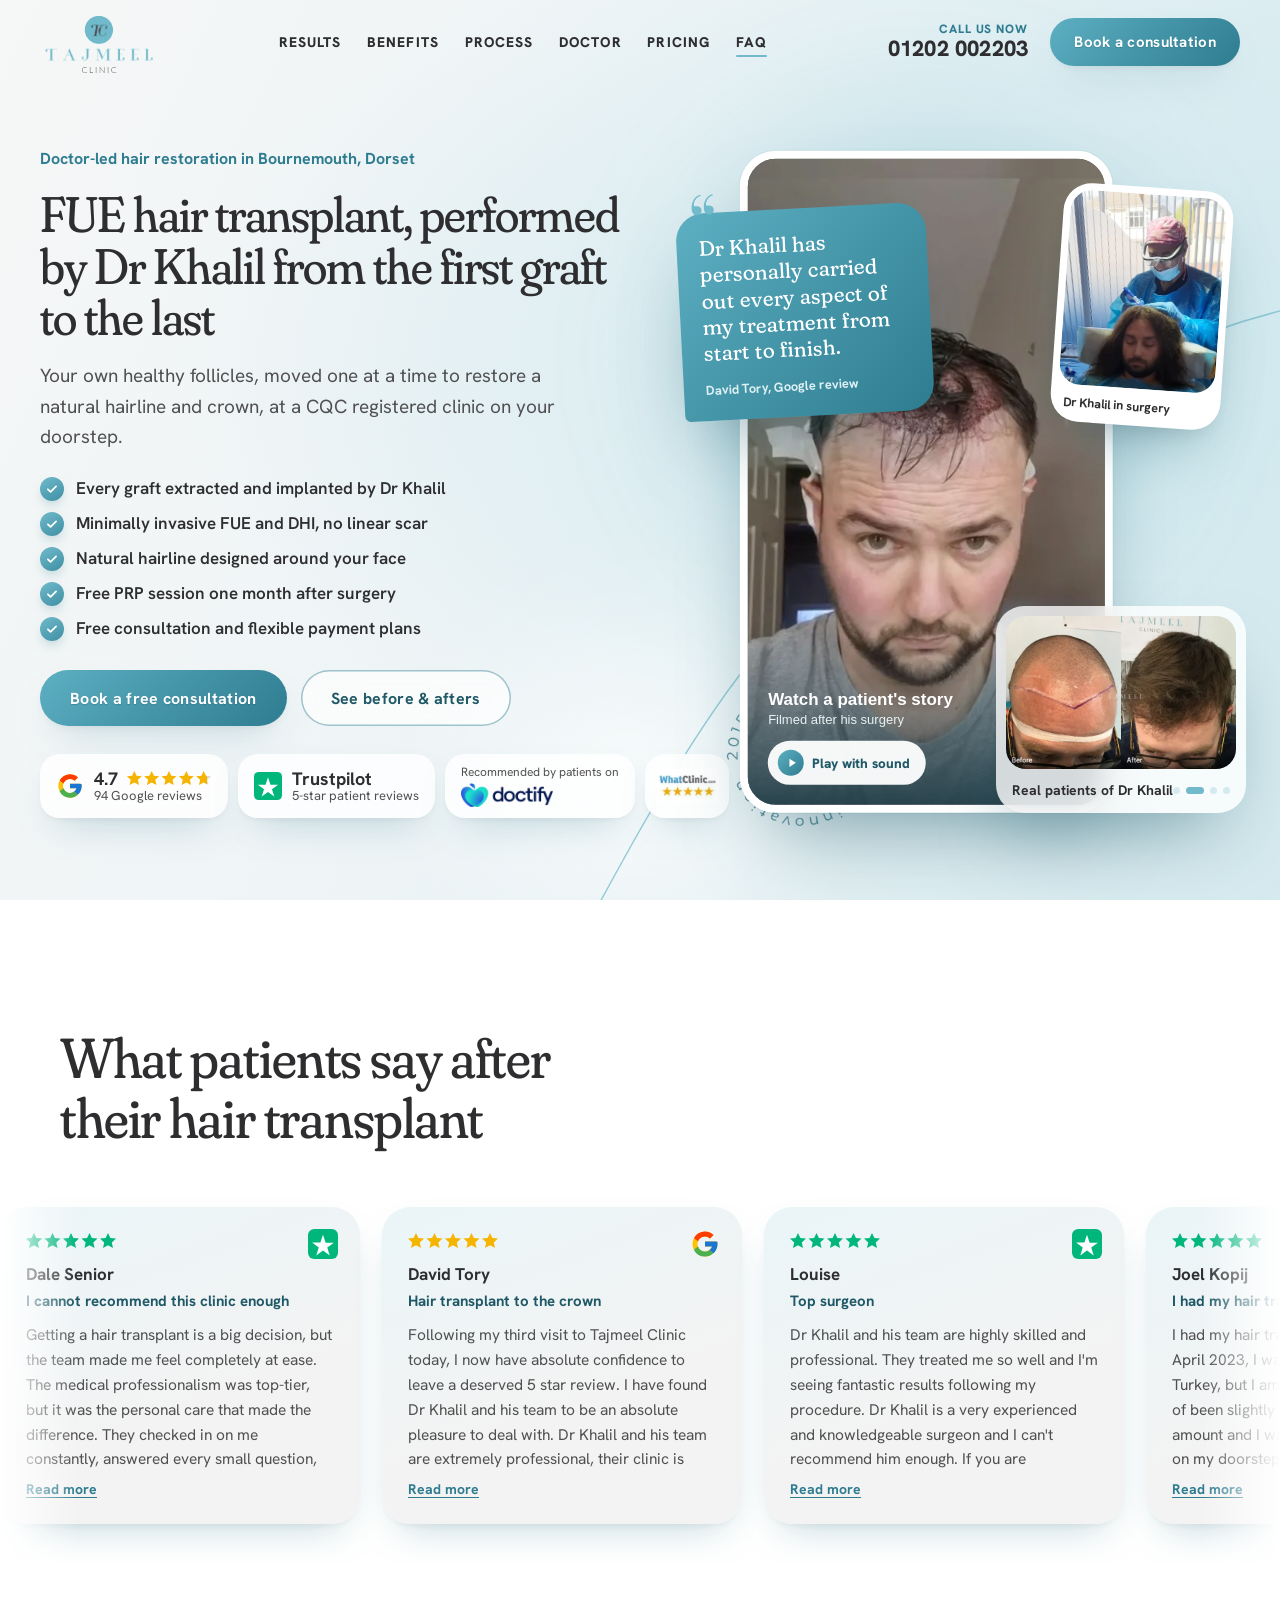
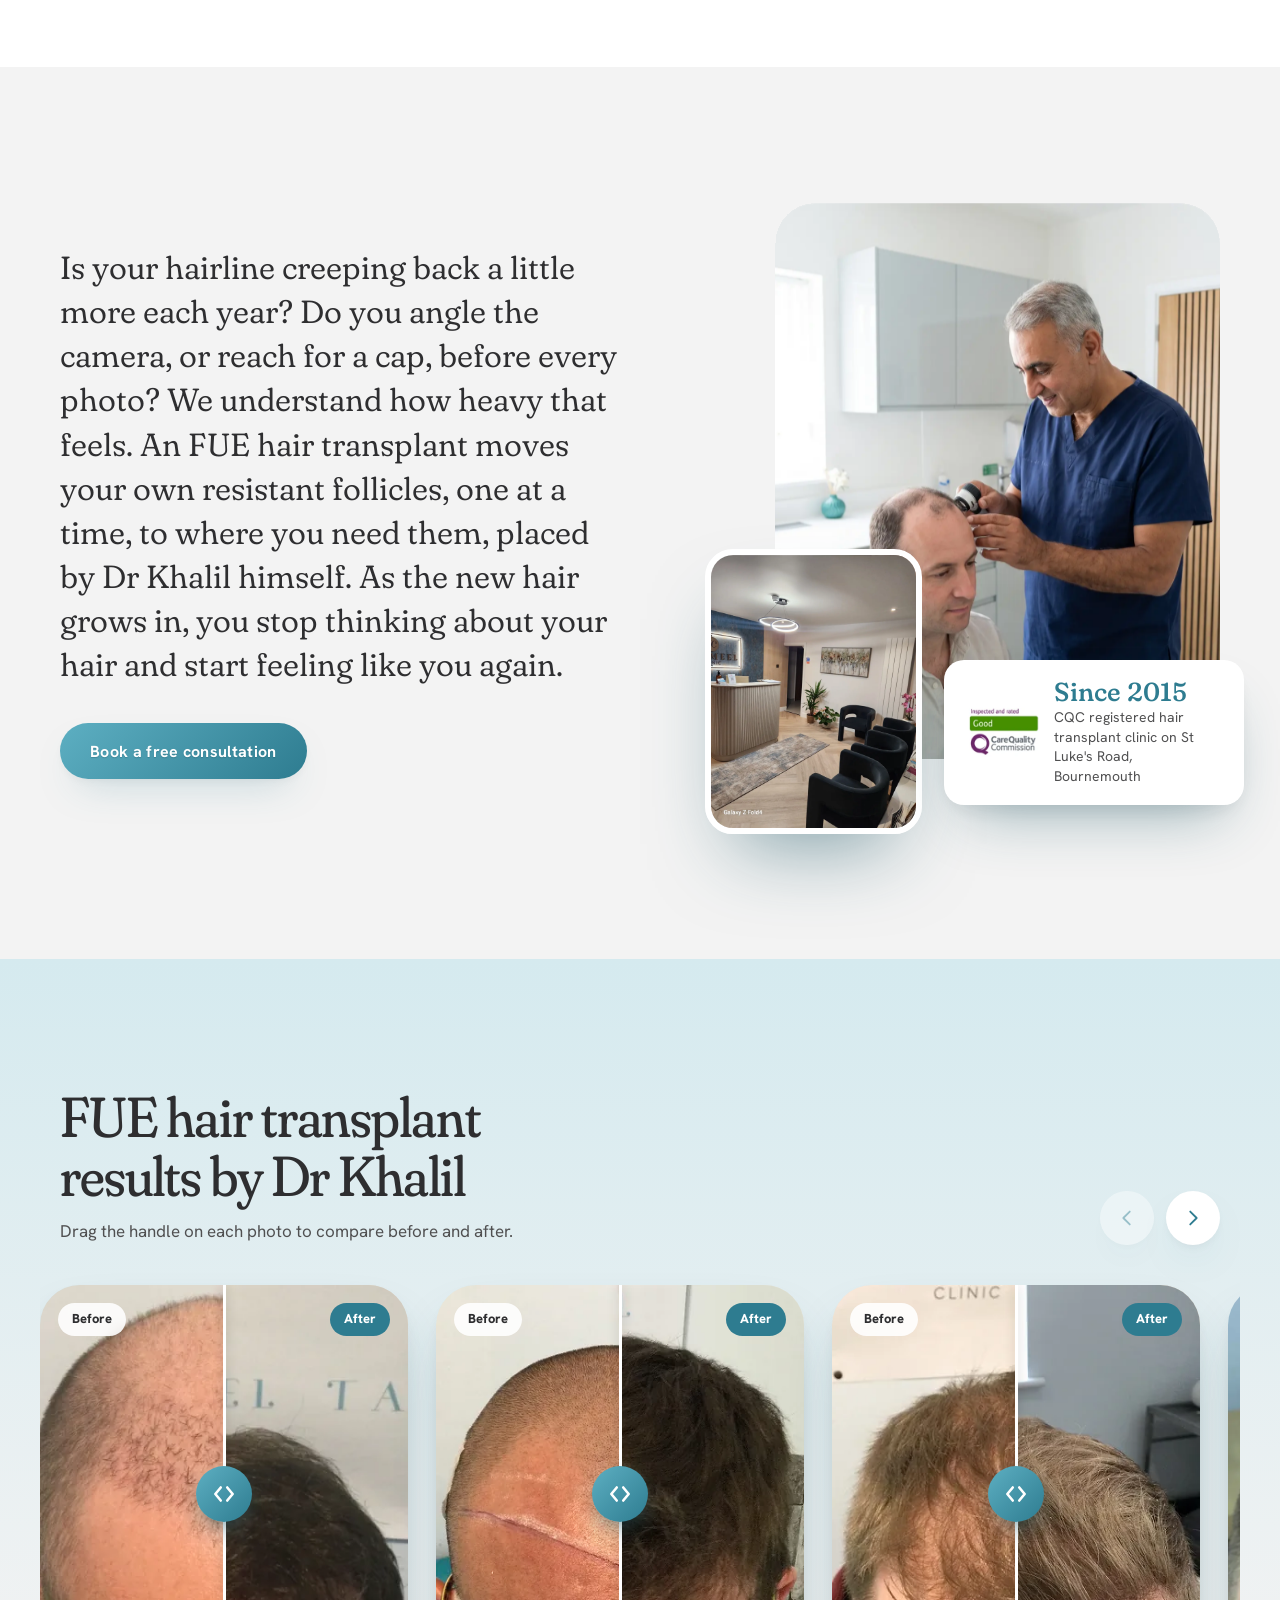
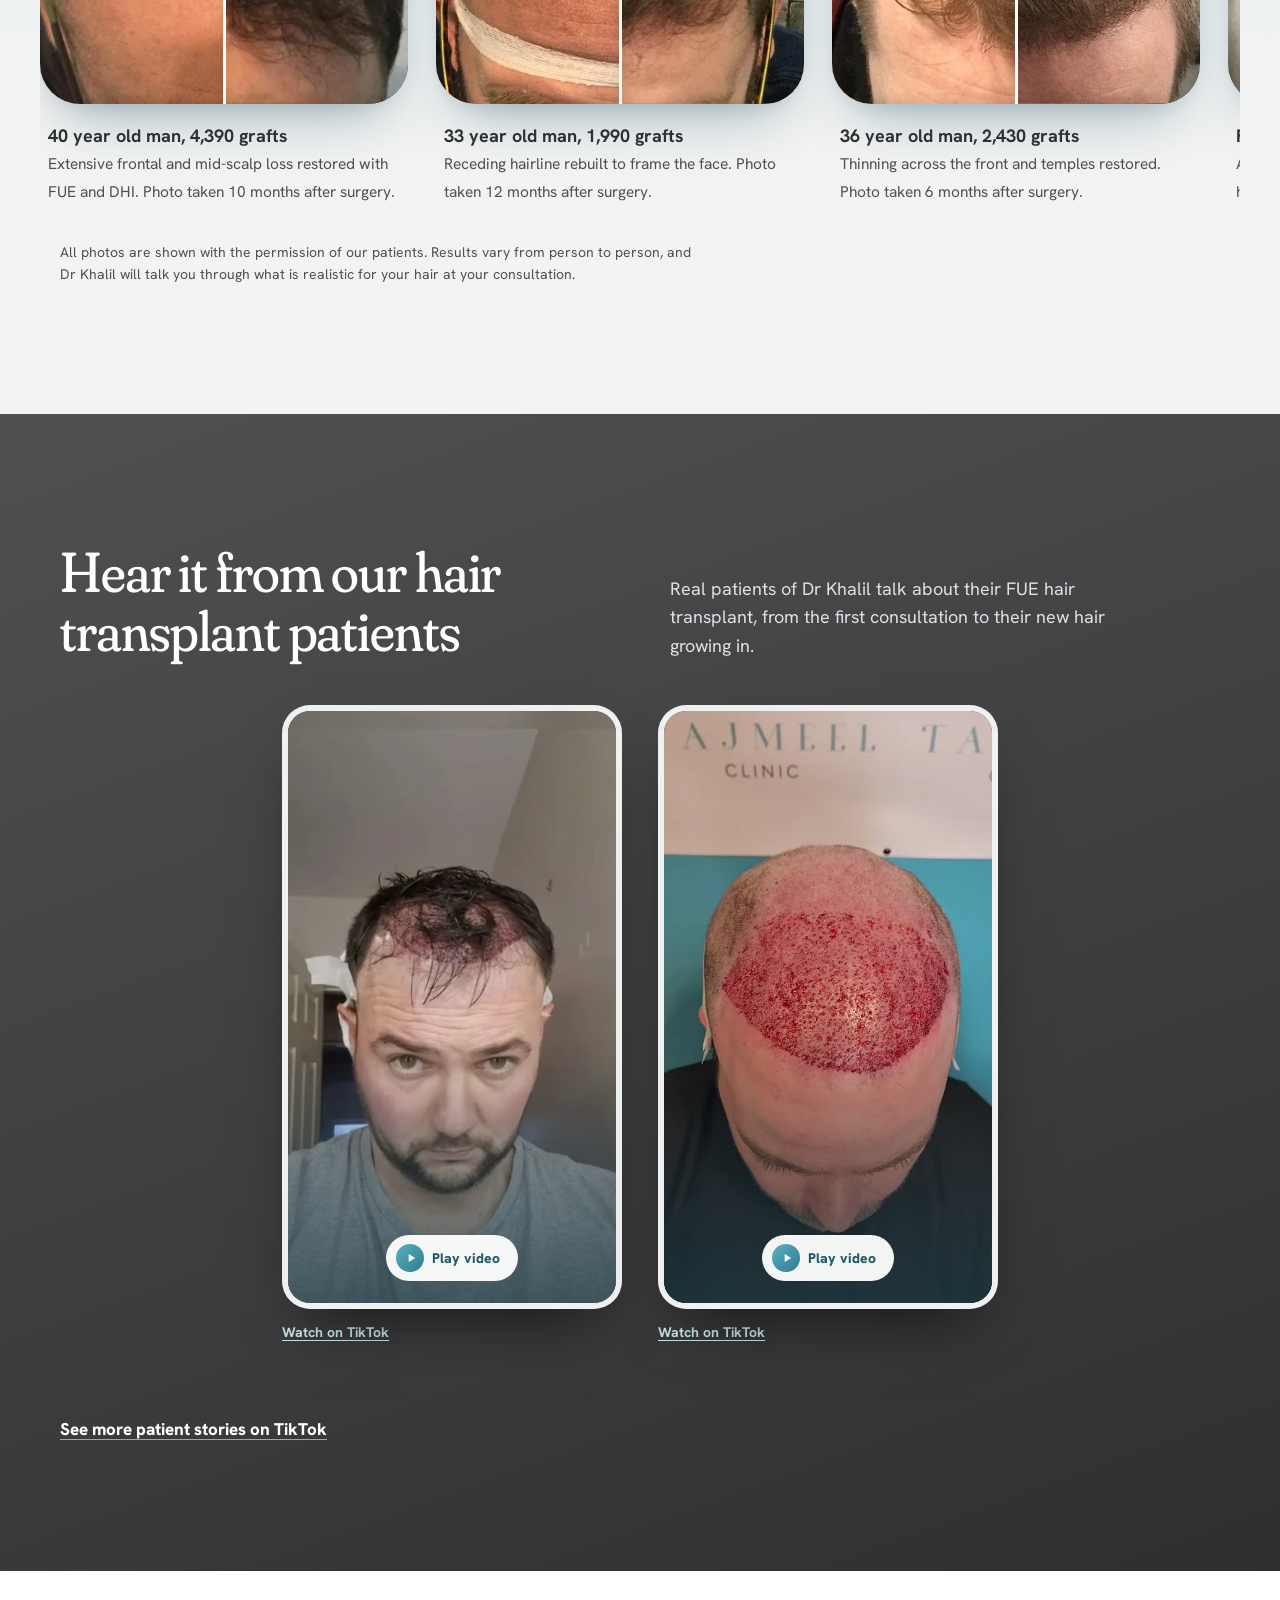
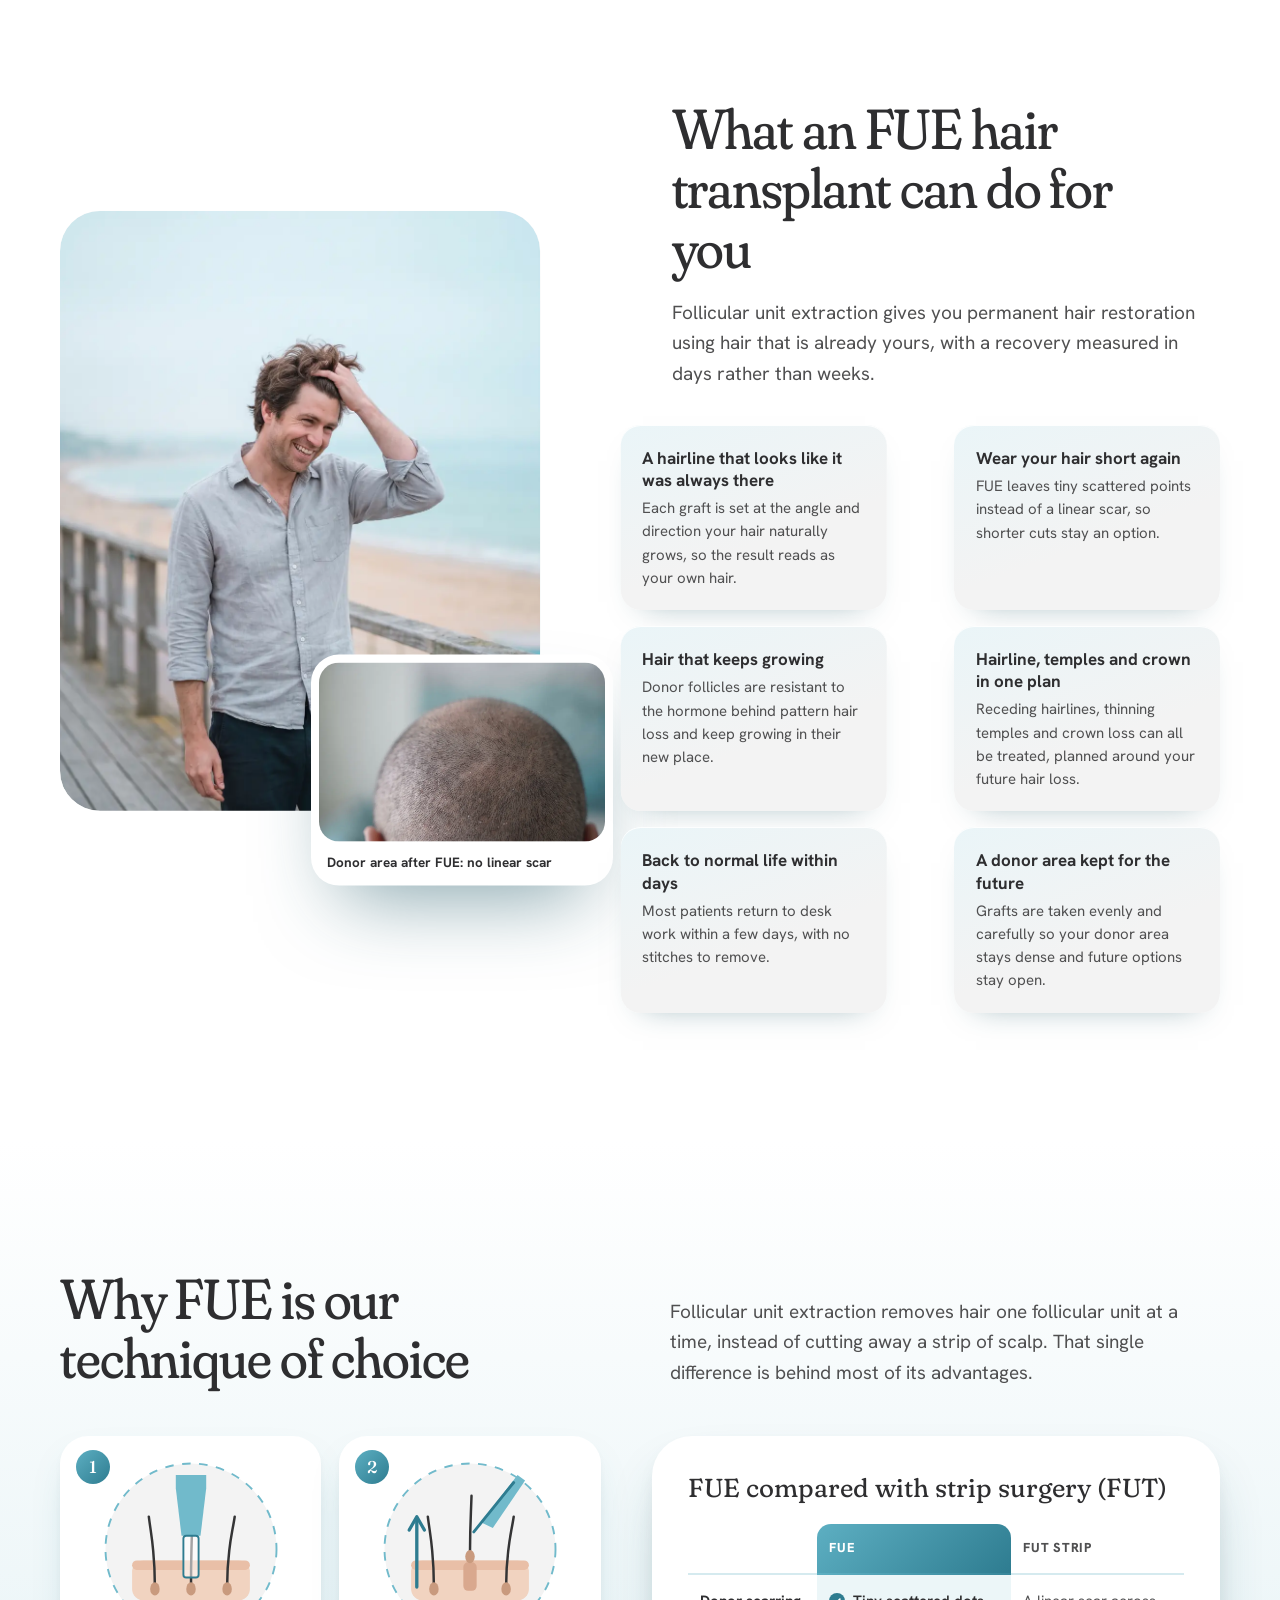
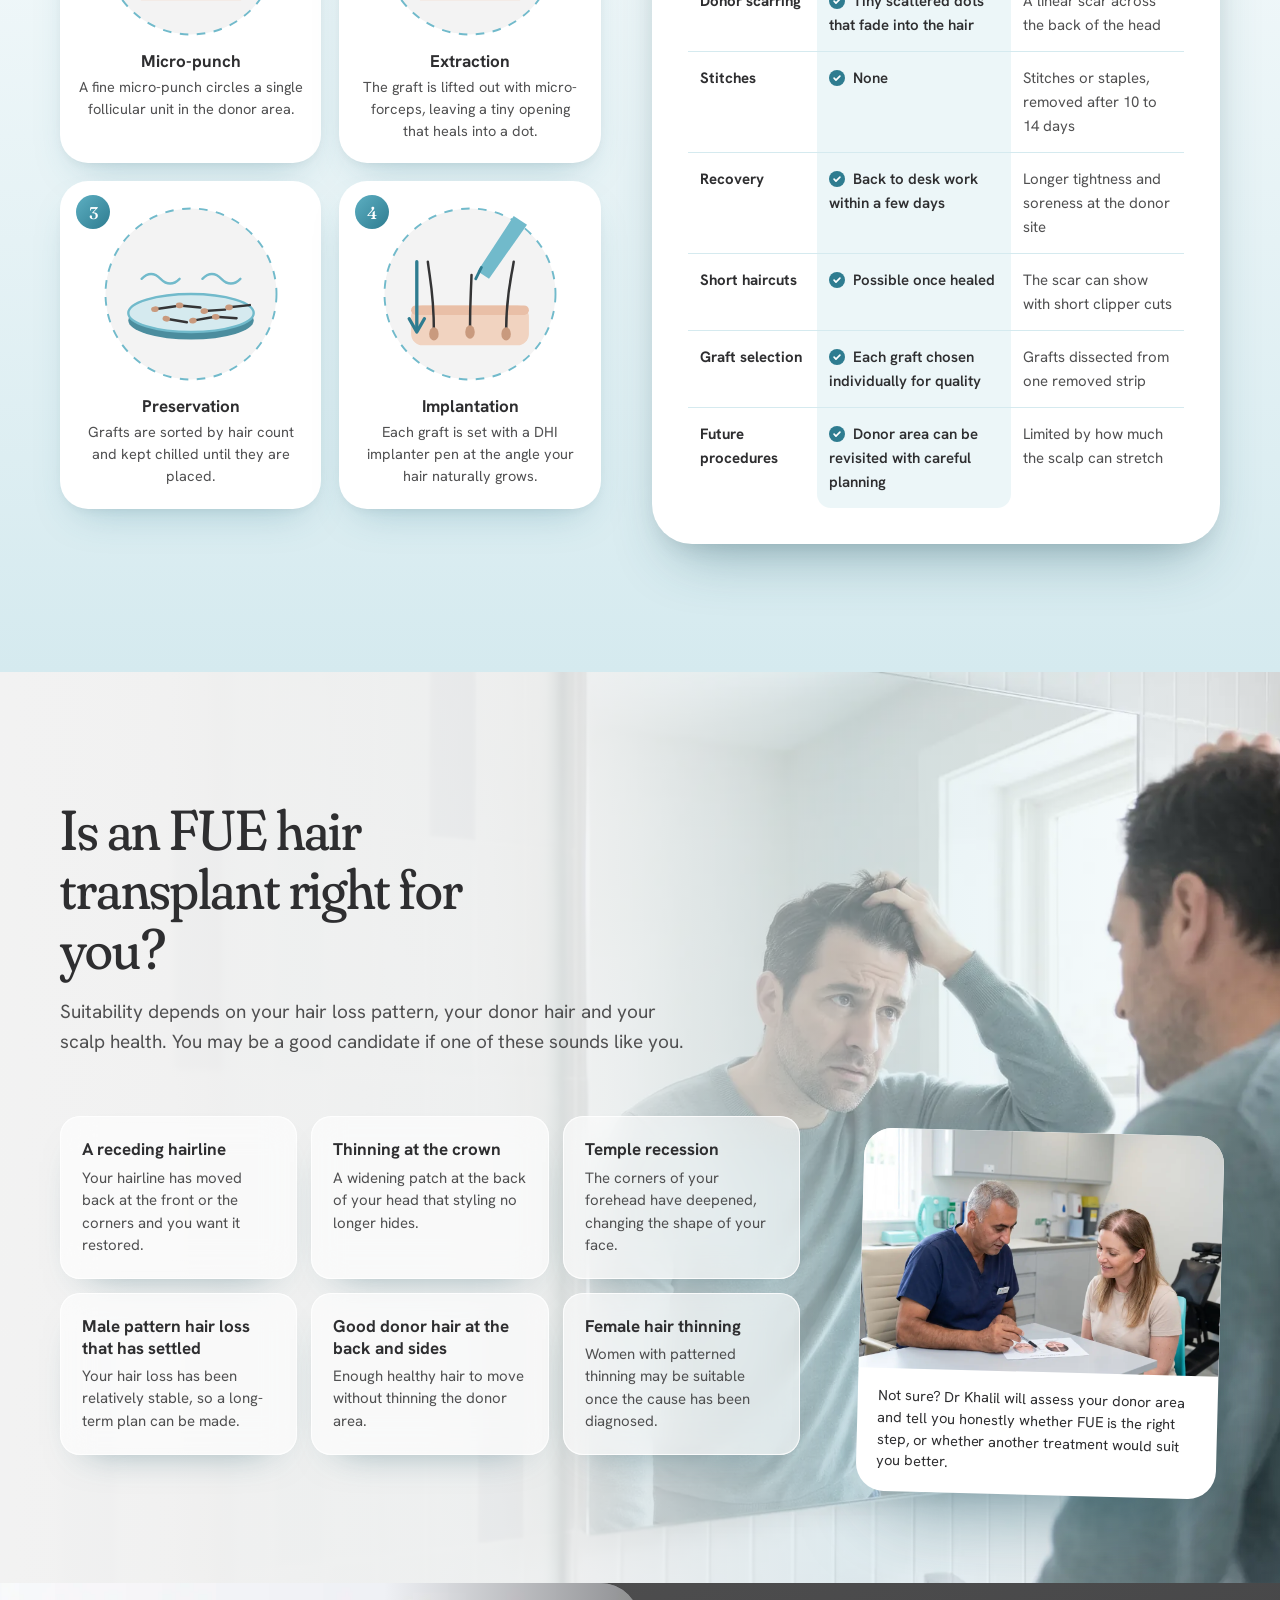
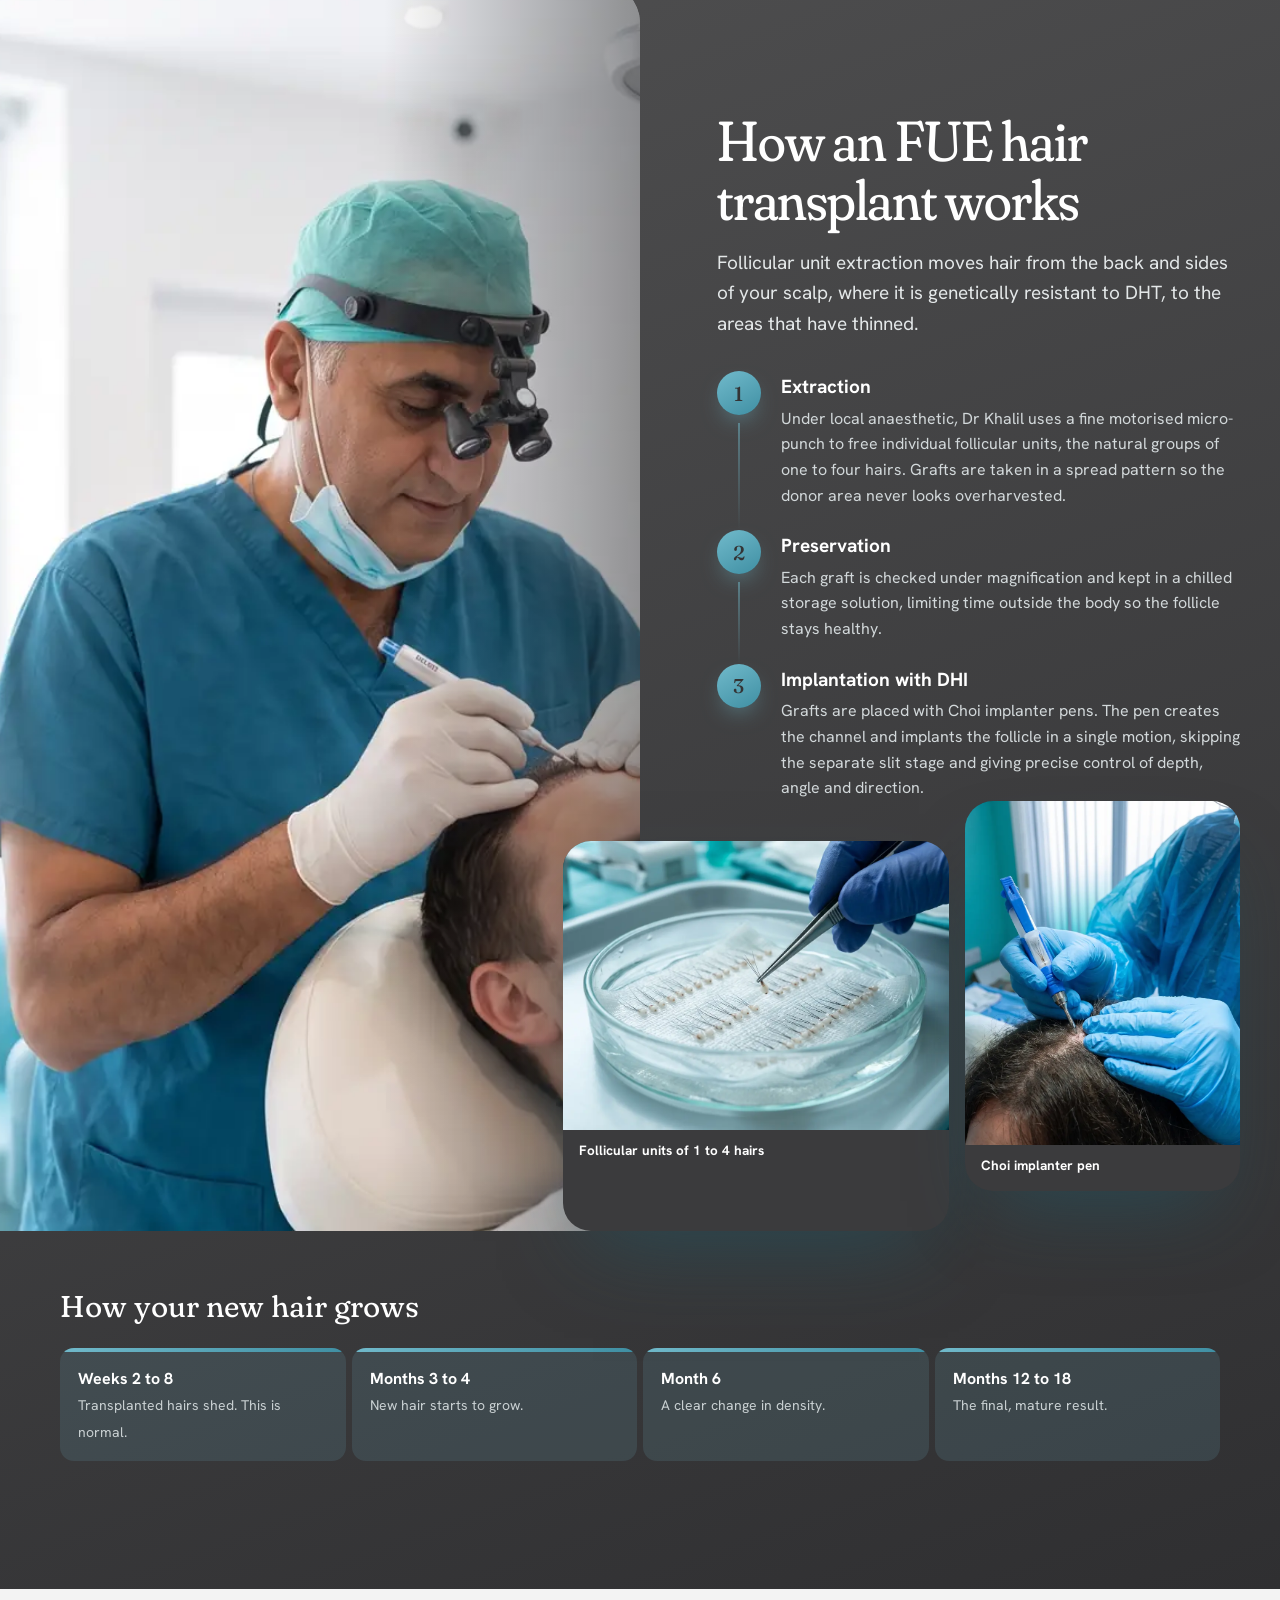
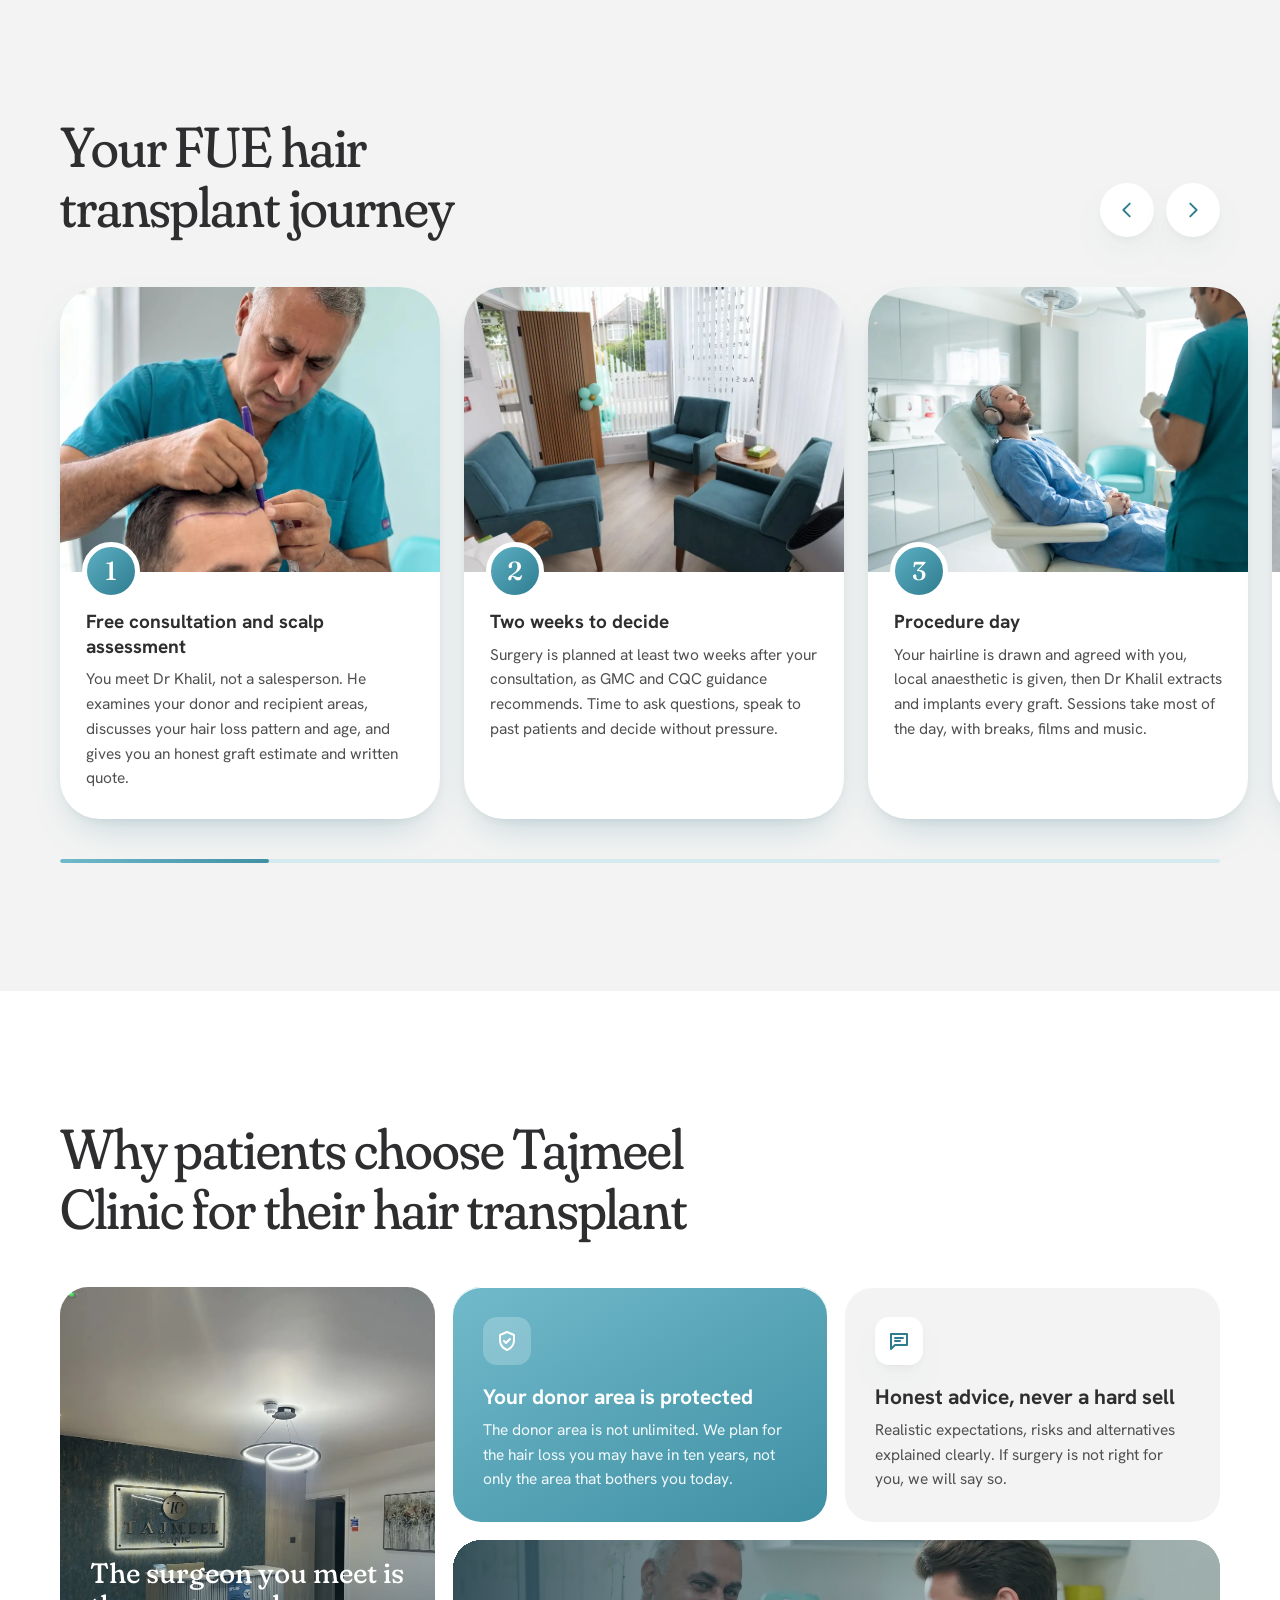
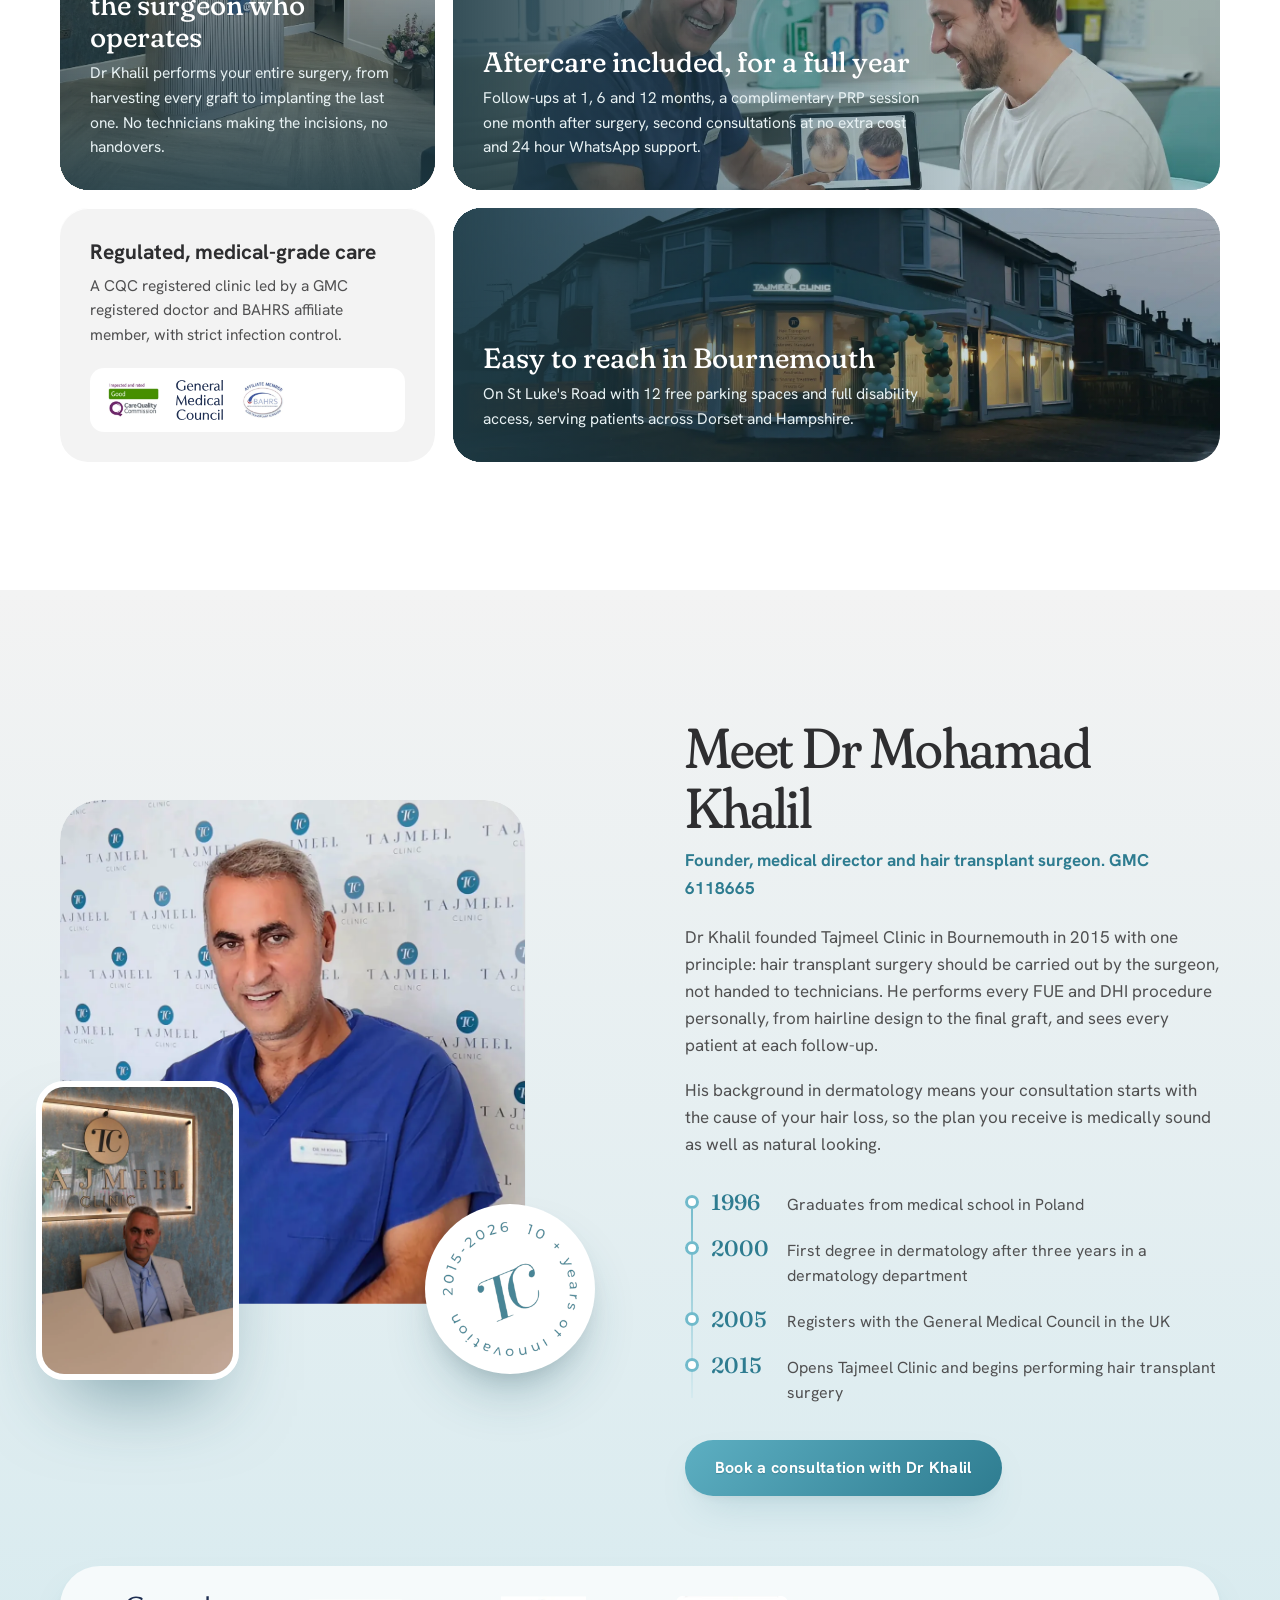
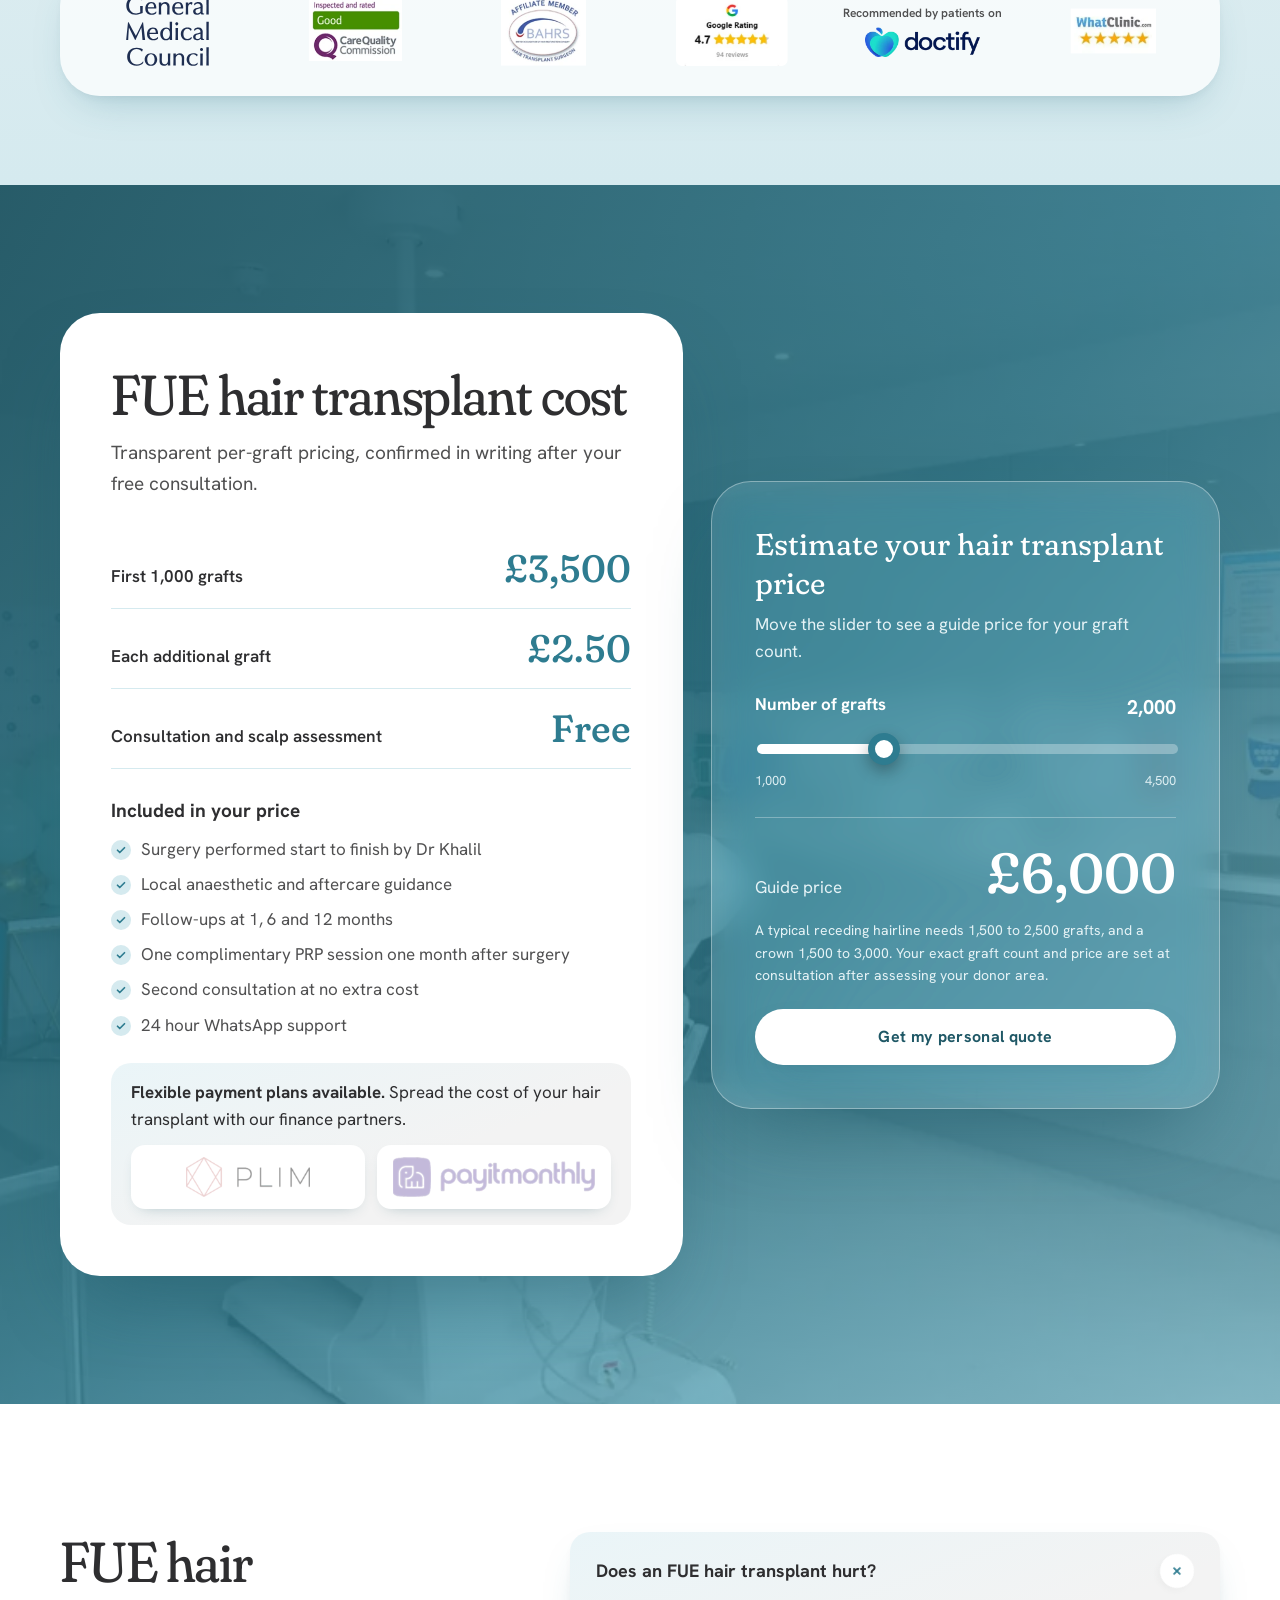
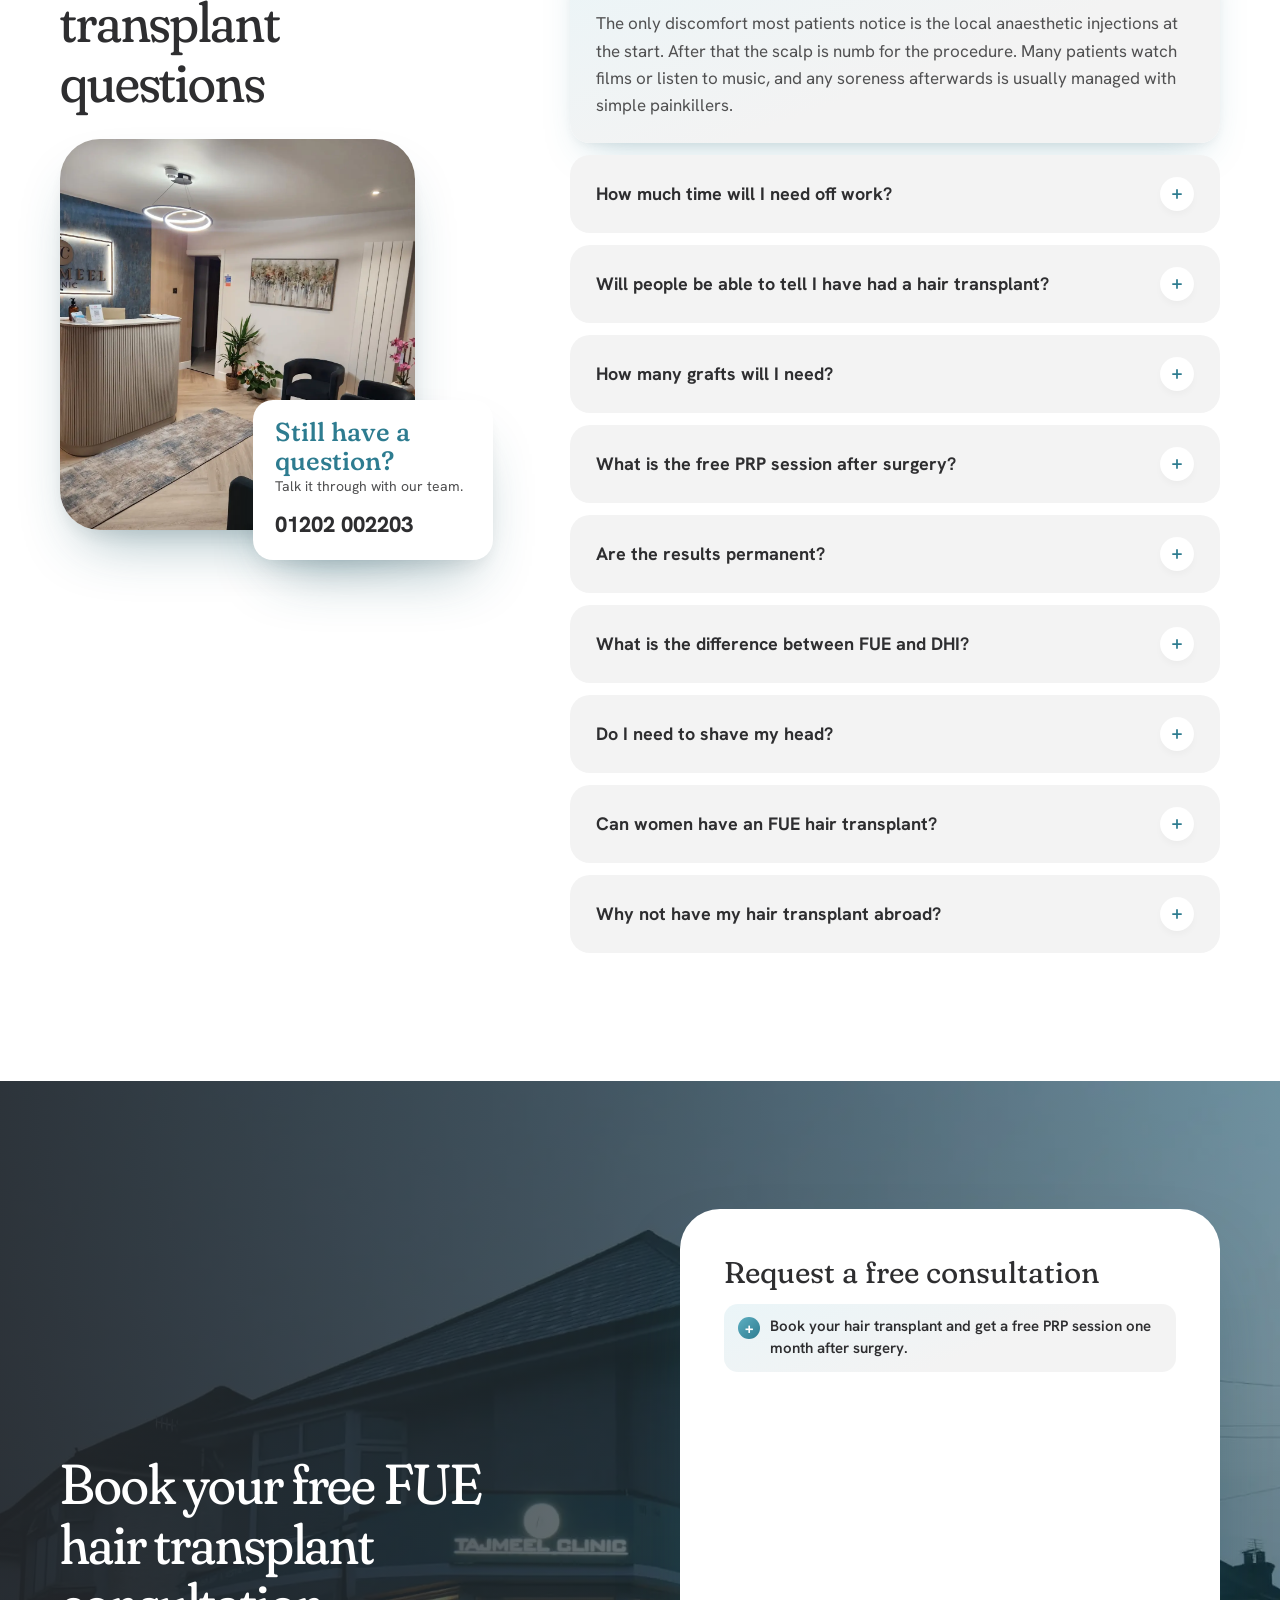
<file: index.html>
<!doctype html>
<html lang="en-GB">
<head>
<script async src="https://www.googletagmanager.com/gtm.js?id=GTM-TG9KV2WR"></script>
<script>
  window.dataLayer = window.dataLayer || [];
  function gtag(){dataLayer.push(arguments);}
  gtag('js', new Date());
</script>
<meta charset="utf-8">
<meta name="viewport" content="width=device-width, initial-scale=1, viewport-fit=cover">
<meta name="robots" content="noindex, nofollow">
<title>FUE Hair Transplant Bournemouth | Dr Khalil | Tajmeel Clinic</title>
<meta name="description" content="Doctor-led FUE hair transplant in Bournemouth, Dorset. Every graft extracted and implanted by Dr Mohamad Khalil. Free consultation, transparent per-graft pricing and flexible payment plans.">
<meta name="theme-color" content="#71BACB">
<link rel="icon" href="img/logos/tajmeel.svg" type="image/svg+xml">
<link rel="preconnect" href="https://fonts.googleapis.com">
<link rel="preconnect" href="https://fonts.gstatic.com" crossorigin>
<link href="https://fonts.googleapis.com/css2?family=Fraunces:opsz,wght,SOFT@9..144,300..600,0..100&family=Hanken+Grotesk:wght@400..800&display=swap" rel="stylesheet">
<link rel="preload" as="image" href="img/hero.webp" media="(min-width: 900px)">
<link rel="preload" as="image" href="img/hero-sm.webp" media="(max-width: 899px)">
<link rel="stylesheet" href="css/style.css">
<script type="application/ld+json">
{
  "@context": "https://schema.org",
  "@type": "MedicalClinic",
  "name": "Tajmeel Clinic",
  "url": "https://tajmeelclinic.co.uk/",
  "telephone": "+441202002203",
  "address": {"@type": "PostalAddress", "streetAddress": "88-90 St Luke's Road", "addressLocality": "Bournemouth", "postalCode": "BH3 7LU", "addressCountry": "GB"},
  "medicalSpecialty": "Dermatology",
  "availableService": {"@type": "MedicalProcedure", "name": "FUE Hair Transplant"}
}
</script>
</head>
<body>
<a class="skip" href="#main">Skip to content</a>

<!-- ============ HEADER ============ -->
<header class="hdr" id="top">
  <div class="hdr__in">
    <a class="hdr__logo" href="#main" aria-label="Tajmeel Clinic, back to top" data-to-top>
      <img src="img/logos/tajmeel.svg" alt="Tajmeel Clinic" width="132" height="70">
    </a>
    <a class="btn btn--primary hdr__mbook" href="#book">Book a consultation</a>

    <nav class="hdr__nav" aria-label="Main">
      <ul>
        <li><a href="#results">Results</a></li>
        <li><a href="#benefits">Benefits</a></li>
        <li><a href="#how">Process</a></li>
        <li><a href="#doctor">Doctor</a></li>
        <li><a href="#pricing">Pricing</a></li>
        <li><a href="#faq">FAQ</a></li>
      </ul>
    </nav>

    <div class="hdr__cta">
      <a class="hdr__phone" href="tel:+441202002203">
        <span class="hdr__phone-label">Call us now</span>
        <span class="hdr__phone-num">01202 002203</span>
      </a>
      <a class="btn btn--primary hdr__book" href="#book">Book a consultation</a>
    </div>

    <div class="hdr__mobile">
      <a class="icon-btn" href="tel:+441202002203" aria-label="Call 01202 002203">
        <svg viewBox="0 0 24 24" aria-hidden="true"><path d="M6.6 10.8a15.1 15.1 0 0 0 6.6 6.6l2.2-2.2c.3-.3.7-.4 1-.2 1.1.4 2.3.6 3.6.6.6 0 1 .4 1 1V20c0 .6-.4 1-1 1A17 17 0 0 1 3 4c0-.6.4-1 1-1h3.5c.6 0 1 .4 1 1 0 1.3.2 2.5.6 3.6.1.3 0 .7-.2 1z"/></svg>
      </a>
      <button class="icon-btn" type="button" aria-label="Open menu" aria-expanded="false" aria-controls="drawer" data-menu-open>
        <svg viewBox="0 0 24 24" aria-hidden="true"><path d="M3 6h18M3 12h18M3 18h18"/></svg>
      </button>
    </div>
  </div>
</header>

<div class="drawer" id="drawer" hidden>
  <div class="drawer__panel" role="dialog" aria-modal="true" aria-label="Menu">
    <button class="icon-btn drawer__close" type="button" aria-label="Close menu" data-menu-close>
      <svg viewBox="0 0 24 24" aria-hidden="true"><path d="M6 6l12 12M18 6L6 18"/></svg>
    </button>
    <ul>
      <li><a href="#results">Results</a></li>
      <li><a href="#videos">Patient videos</a></li>
      <li><a href="#benefits">Benefits</a></li>
      <li><a href="#why-fue">Why FUE</a></li>
      <li><a href="#candidates">Is it right for you</a></li>
      <li><a href="#how">Process</a></li>
      <li><a href="#journey">Your journey</a></li>
      <li><a href="#doctor">Doctor</a></li>
      <li><a href="#pricing">Pricing</a></li>
      <li><a href="#faq">FAQ</a></li>
    </ul>
    <a class="drawer__phone" href="tel:+441202002203"><span>Call us now</span>01202 002203</a>
    <a class="btn btn--primary btn--block" href="#book">Book a consultation</a>
  </div>
</div>

<main id="main">

<!-- ============ HERO ============ -->
<section class="hero" aria-labelledby="hero-title">
  <div class="hero__bg" aria-hidden="true"><span></span><span></span></div>
  <svg class="hero__line" viewBox="0 0 1440 900" preserveAspectRatio="none" aria-hidden="true">
    <path d="M640 960 C 760 760, 860 600, 1040 500 S 1300 330, 1500 300" />
  </svg>

  <div class="hero__in">
    <div class="hero__copy">
      <p class="hero__kicker">Doctor-led hair restoration in Bournemouth, Dorset</p>
      <h1 id="hero-title">FUE hair transplant, performed by Dr Khalil from the first graft to the last</h1>
      <p class="hero__sub">Your own healthy follicles, moved one at a time to restore a natural hairline and crown, at a CQC registered clinic on your doorstep.</p>
      <ul class="hero__points">
        <li>Every graft extracted and implanted by Dr Khalil</li>
        <li>Minimally invasive FUE and DHI, no linear scar</li>
        <li>Natural hairline designed around your face</li>
        <li>Free PRP session one month after surgery</li>
        <li>Free consultation and flexible payment plans</li>
      </ul>
      <div class="hero__actions">
        <a class="btn btn--primary btn--lg" href="#book">Book a free consultation</a>
        <a class="btn btn--ghost btn--lg" href="#results">See before &amp; afters</a>
      </div>

      <ul class="ratings" aria-label="Patient ratings">
        <li class="rating">
          <svg class="rating__logo" viewBox="0 0 48 48" aria-hidden="true"><path fill="#FFC107" d="M43.6 20.5H42V20H24v8h11.3A12 12 0 1 1 32 15.1l5.7-5.7A20 20 0 1 0 44 24c0-1.2-.1-2.3-.4-3.5z"/><path fill="#FF3D00" d="M6.3 14.7l6.6 4.8A12 12 0 0 1 32 15.1l5.7-5.7A20 20 0 0 0 6.3 14.7z"/><path fill="#4CAF50" d="M24 44c5.2 0 9.9-2 13.4-5.2l-6.2-5.2A12 12 0 0 1 12.7 28l-6.5 5A20 20 0 0 0 24 44z"/><path fill="#1976D2" d="M43.6 20.5H42V20H24v8h11.3a12 12 0 0 1-4.1 5.6l6.2 5.2C37 39.2 44 34 44 24c0-1.2-.1-2.3-.4-3.5z"/></svg>
          <span class="rating__body"><strong>4.7</strong><span class="stars" aria-label="4.7 out of 5 stars"></span><small>94 Google reviews</small></span>
        </li>
        <li class="rating">
          <svg class="rating__logo" viewBox="0 0 24 24" aria-hidden="true"><rect width="24" height="24" rx="4" fill="#00B67A"/><path fill="#fff" d="M12 4.6l2.1 6.3h6.6l-5.3 3.9 2 6.3-5.4-3.9-5.4 3.9 2-6.3-5.3-3.9h6.6z"/></svg>
          <span class="rating__body"><strong>Trustpilot</strong><small>5-star patient reviews</small></span>
        </li>
        <li class="rating rating--doctify"><span class="rating__body"><small>Recommended by patients on</small><img src="img/logos/doctify-logo.webp" alt="Doctify" width="400" height="104"></span></li>
        <li class="rating rating--img"><img src="img/logos/whatclinic.webp" alt="WhatClinic 5 star rating" width="168" height="136" loading="lazy"></li>
      </ul>
    </div>

    <div class="hero__stage">
      <img class="hero__seal" src="img/tc-seal.webp" alt="" width="440" height="440" aria-hidden="true">
      <button class="hero__video" type="button" data-video data-tiktok-id="7603048200831864086" aria-label="Play a patient's hair transplant story with sound">
        <img src="img/videos/tiktok-2.webp" alt="" width="480" height="854">
        <span class="hero__video-cap"><strong>Watch a patient's story</strong><span>Filmed after his surgery</span>
          <span class="hero__video-play"><svg viewBox="0 0 24 24" aria-hidden="true"><path d="M8 5v14l11-7z"/></svg>Play with sound</span></span>
      </button>
      <blockquote class="hero__quote">
        <p>Dr Khalil has personally carried out every aspect of my treatment from start to finish.</p>
        <cite>David Tory, Google review</cite>
      </blockquote>
      <figure class="hero__proc">
        <img src="img/procedure-real.webp" alt="Dr Khalil implanting grafts during a hair transplant at Tajmeel Clinic" width="800" height="934">
        <figcaption>Dr Khalil in surgery</figcaption>
      </figure>
    <a class="mini-ba" href="#results" aria-label="See all before and after results">
      <div class="mini-ba__frames">
        <img src="img/ba/case-1-pair.webp" alt="Before and after FUE hair transplant, patient one" width="640" height="424" class="is-on">
        <img src="img/ba/case-2-pair.webp" alt="Before and after FUE hair transplant, patient two" width="640" height="424" loading="lazy">
        <img src="img/ba/case-3-pair.webp" alt="Before and after FUE hair transplant, patient three" width="640" height="424" loading="lazy">
        <img src="img/ba/case-7-pair.webp" alt="Before and after FUE hair transplant, patient four" width="640" height="424" loading="lazy">
      </div>
      <div class="mini-ba__foot">
        <span class="mini-ba__cap">Real patients of Dr Khalil</span>
        <span class="mini-ba__dots" aria-hidden="true"><i class="is-on"></i><i></i><i></i><i></i></span>
      </div>
    </a>
    </div>
  </div>


</section>

<!-- ============ REVIEWS TICKER ============ -->
<section class="reviews" aria-labelledby="reviews-title">
  <div class="wrap reviews__head">
    <h2 id="reviews-title">What patients say after their hair transplant</h2>
  </div>
  <div class="ticker" data-ticker>
    <div class="ticker__track">
      <article class="review" data-src="trustpilot">
        <h3>Dale Senior</h3>
        <p class="review__title">I cannot recommend this clinic enough</p>
        <div class="review__text"><p>Getting a hair transplant is a big decision, but the team made me feel completely at ease. The medical professionalism was top-tier, but it was the personal care that made the difference. They checked in on me constantly, answered every small question, and tailored the procedure exactly to my needs. The results look incredibly natural. If you want a team that truly cares about your journey, this is it.</p></div>
      </article>
      <article class="review" data-src="google">
        <h3>David Tory</h3>
        <p class="review__title">Hair transplant to the crown</p>
        <div class="review__text"><p>Following my third visit to Tajmeel Clinic today, I now have absolute confidence to leave a deserved 5 star review. I have found Dr Khalil and his team to be an absolute pleasure to deal with. Dr Khalil and his team are extremely professional, their clinic is spotless and a very pleasant place to receive treatments. In my case, hair transplant to the crown.</p><p>The results from my treatments have exceeded expectations and the whole process has been made as easy as possible for me. Prior to treatment I received very honest information and advice about expectations, quite the opposite to a hard sell. Dr Khalil has personally carried out every aspect of my treatment from start to finish, and is always available on the phone for aftercare advice and support as required.</p><p>Engage with Tajmeel Clinic with absolute confidence, they are truly excellent at what they do, and provide a truly excellent patient experience. I say this as a healthcare professional myself.</p></div>
      </article>
      <article class="review" data-src="trustpilot">
        <h3>Louise</h3>
        <p class="review__title">Top surgeon</p>
        <div class="review__text"><p>Dr Khalil and his team are highly skilled and professional. They treated me so well and I'm seeing fantastic results following my procedure. Dr Khalil is a very experienced and knowledgeable surgeon and I can't recommend him enough. If you are considering hair surgery, you can put your trust in Tajmeel clinic. I'm very glad I did!</p></div>
      </article>
      <article class="review" data-src="trustpilot">
        <h3>Joel Kopij</h3>
        <p class="review__title">I had my hair transplant with Dr Khalil</p>
        <div class="review__text"><p>I had my hair transplant with Dr Khalil in April 2023, I was originally going to go to Turkey, but I am so glad I didn't, yes it would of been slightly cheaper, but not a massive amount and I was keen to have the aftercare on my doorstep here in Bournemouth, any questions I had or problems, not that there has been any anyway, but it is nice to know he is only a 10 minute drive away from me.</p><p>It is also good to keep up with the PRP injections, plasma injections, I recommend having these a couple of times a year to keep the follicles strong and healthy and it prolongs the healthy hair that is there. I cannot recommend Dr Khalil enough, lovely man, his wife is also very friendly and chatty during the procedure.</p></div>
      </article>
      <article class="review" data-src="trustpilot">
        <h3>Harry Bharadwaj</h3>
        <p class="review__title">Got my hair transplant done at Tajmeel</p>
        <div class="review__text"><p>Got my hair transplant done at Tajmeel clinic in September 2025 and now it's been six months, really pleased with the process and really happy with my hair growth. The whole process was made really simple and well explained and was handled really professionally all throughout the process. I would highly recommend this clinic to people looking to get their hair done.</p></div>
      </article>
      <article class="review" data-src="trustpilot">
        <h3>Shirley Webb</h3>
        <p class="review__title">My husband had a hair transplant</p>
        <div class="review__text"><p>My husband had a hair transplant back last October, he looks so different, he has got his confidence back, the procedure last about 8 hours, he had 3300 hairs folicules from the back and put on top, he is going back to finish off the crown area to make the transplant complete, highly recommended great team that you can trust.</p></div>
      </article>
      <article class="review" data-src="google">
        <h3>Ismael Pride</h3>
        <p class="review__title">Excellent result, excellent aftercare</p>
        <div class="review__text"><p>Dr Khalil was very attentive, caring and professional. He explained the procedure clearly, and gave us options. Very pleased with the procedure, really excellent result, exceeded my expectation. Excellent after care. The Clinic was peautiful and put us at ease. Thank you so much.</p></div>
      </article>
      <article class="review" data-src="trustpilot">
        <h3>Alex</h3>
        <p class="review__title">Great hair transplant experience</p>
        <div class="review__text"><p>I had a great time getting my hair transplant done with Dr Khalil. Overall it was a really good painless experience, I had the procedure done 6 months ago and really happy with the results so far. Would highly recommend getting it done with Tajmeel Clinic.</p></div>
      </article>
      <article class="review" data-src="trustpilot">
        <h3>David Melrose</h3>
        <p class="review__title">Dr Khalil and team</p>
        <div class="review__text"><p>I received excellent treatment from Dr Khalil two years ago and would recommend him and his team. He is a confident and experienced hair surgeon in Bournemouth. I will be visiting again in the near future.</p><p>Five stars.</p></div>
      </article>
    </div>
  </div>
</section>

<!-- ============ INTRO ============ -->
<section class="intro" aria-label="About FUE hair transplant at Tajmeel Clinic">
  <div class="wrap intro__grid">
    <div class="intro__text">
      <p class="intro__lede">Is your hairline creeping back a little more each year? Do you angle the camera, or reach for a cap, before every photo? We understand how heavy that feels. An FUE hair transplant moves your own resistant follicles, one at a time, to where you need them, placed by Dr Khalil himself. As the new hair grows in, you stop thinking about your hair and start feeling like you again.</p>
      <a class="btn btn--primary btn--lg" href="#book">Book a free consultation</a>
    </div>
    <div class="intro__collage">
      <figure class="intro__main parallax" data-speed="-0.04">
        <img src="img/consultation.webp" alt="Dr Khalil examining a patient's receding hairline during a hair transplant consultation" width="1100" height="1366" loading="lazy">
      </figure>
      <figure class="intro__sat parallax" data-speed="0.08">
        <img src="img/clinic-reception.webp" alt="Reception at Tajmeel Clinic, Bournemouth" width="1200" height="1600" loading="lazy">
      </figure>
      <div class="float-card intro__card">
        <img src="img/logos/cqc.webp" alt="Care Quality Commission, inspected and rated Good" width="182" height="136" loading="lazy">
        <div><strong>Since 2015</strong>
        <span>CQC registered hair transplant clinic on St Luke's Road, Bournemouth</span></div>
      </div>
    </div>
  </div>
</section>

<!-- ============ BEFORE & AFTER ============ -->
<section class="ba" id="results" aria-labelledby="ba-title">
  <div class="wrap">
    <div class="ba__head">
      <div>
        <h2 id="ba-title">FUE hair transplant results by Dr Khalil</h2>
        <p>Drag the handle on each photo to compare before and after.</p>
      </div>
      <div class="ba__nav">
        <button class="round-btn" type="button" aria-label="Previous patients" data-ba-prev><svg viewBox="0 0 24 24" aria-hidden="true"><path d="M15 5l-7 7 7 7"/></svg></button>
        <button class="round-btn" type="button" aria-label="Next patients" data-ba-next><svg viewBox="0 0 24 24" aria-hidden="true"><path d="M9 5l7 7-7 7"/></svg></button>
      </div>
    </div>

    <div class="ba__viewport">
      <div class="ba__track" data-ba-track>
        <!-- cards are generated from data in main.js -->
      </div>
    </div>
    <p class="ba__disclaimer">All photos are shown with the permission of our patients. Results vary from person to person, and Dr Khalil will talk you through what is realistic for your hair at your consultation.</p>
  </div>
</section>

<!-- ============ VIDEO TESTIMONIALS ============ -->
<section class="vtest" id="videos" aria-labelledby="vtest-title">
  <div class="wrap">
    <div class="vtest__head">
      <h2 id="vtest-title">Hear it from our hair transplant patients</h2>
      <p>Real patients of Dr Khalil talk about their FUE hair transplant, from the first consultation to their new hair growing in.</p>
    </div>
    <ul class="vtest__grid m-scroll">
        <li class="vt">
          <button class="vt__frame" type="button" data-tiktok="7603048200831864086" aria-label="Play patient video 1 from TikTok">
            <img src="img/videos/tiktok-2.webp" alt="" width="480" height="854" loading="lazy">
            <span class="vt__play"><svg viewBox="0 0 24 24" aria-hidden="true"><path d="M8 5v14l11-7z"/></svg>Play video</span>
          </button>
          <a class="vt__link" href="https://www.tiktok.com/@tajmeelclinicuk/video/7603048200831864086" target="_blank" rel="noopener">Watch on TikTok</a>
        </li>
        <li class="vt">
          <button class="vt__frame" type="button" data-tiktok="7408839540112231713" aria-label="Play patient video 2 from TikTok">
            <img src="img/videos/tiktok-3.webp" alt="" width="540" height="960" loading="lazy">
            <span class="vt__play"><svg viewBox="0 0 24 24" aria-hidden="true"><path d="M8 5v14l11-7z"/></svg>Play video</span>
          </button>
          <a class="vt__link" href="https://www.tiktok.com/@tajmeelclinicuk/video/7408839540112231713" target="_blank" rel="noopener">Watch on TikTok</a>
        </li>
    </ul>
    <p class="m-hint" aria-hidden="true">Swipe for more</p>
    <a class="vtest__more" href="https://www.tiktok.com/@tajmeelclinicuk" target="_blank" rel="noopener">See more patient stories on TikTok</a>
  </div>
</section>

<!-- ============ BENEFITS ============ -->
<section class="benefits" id="benefits" aria-labelledby="benefits-title">
  <div class="wrap benefits__grid">
    <div class="benefits__media">
      <figure class="benefits__main">
        <img src="img/patient-confident.webp" alt="Man in his thirties with a full, natural hairline after an FUE hair transplant, on Bournemouth seafront" width="1000" height="1241" loading="lazy">
      </figure>
      <figure class="benefits__sat parallax" data-speed="0.07">
        <img src="img/donor-area.webp" alt="Donor area at the back of the scalp after FUE, with tiny scattered extraction points and no linear scar" width="1200" height="670" loading="lazy">
        <figcaption>Donor area after FUE: no linear scar</figcaption>
      </figure>
    </div>
    <div class="benefits__copy">
      <h2 id="benefits-title">What an FUE hair transplant can do for you</h2>
      <p class="section-intro">Follicular unit extraction gives you permanent hair restoration using hair that is already yours, with a recovery measured in days rather than weeks.</p>
      <ul class="benefit-list m-scroll">
        <li><h3>A hairline that looks like it was always there</h3><p>Each graft is set at the angle and direction your hair naturally grows, so the result reads as your own hair.</p></li>
        <li><h3>Wear your hair short again</h3><p>FUE leaves tiny scattered points instead of a linear scar, so shorter cuts stay an option.</p></li>
        <li><h3>Hair that keeps growing</h3><p>Donor follicles are resistant to the hormone behind pattern hair loss and keep growing in their new place.</p></li>
        <li><h3>Hairline, temples and crown in one plan</h3><p>Receding hairlines, thinning temples and crown loss can all be treated, planned around your future hair loss.</p></li>
        <li><h3>Back to normal life within days</h3><p>Most patients return to desk work within a few days, with no stitches to remove.</p></li>
        <li><h3>A donor area kept for the future</h3><p>Grafts are taken evenly and carefully so your donor area stays dense and future options stay open.</p></li>
      </ul>
      <p class="m-hint" aria-hidden="true">Swipe for more</p>
    </div>
  </div>
</section>

<!-- ============ WHY FUE ============ -->
<section class="whyfue" id="why-fue" aria-labelledby="whyfue-title">
  <div class="wrap">
    <div class="whyfue__head">
      <h2 id="whyfue-title">Why FUE is our technique of choice</h2>
      <p class="section-intro">Follicular unit extraction removes hair one follicular unit at a time, instead of cutting away a strip of scalp. That single difference is behind most of its advantages.</p>
    </div>
    <div class="whyfue__grid">
      <ol class="diagram m-scroll" aria-label="How FUE grafts are taken and placed">
        <li><svg viewBox="0 0 200 200" aria-hidden="true"><circle cx="100" cy="100" r="90" class="d-ring"/><rect x="38" y="112" width="124" height="42" rx="12" class="d-skin"/><rect x="38" y="112" width="124" height="10" rx="5" class="d-epi"/><path d="M62 140 C 62 100, 58 86, 55.6 66" class="d-hair"/><ellipse cx="62" cy="142" rx="5" ry="7" class="d-bulb"/><path d="M138 140 C 138 100, 143 86, 146.0 66" class="d-hair"/><ellipse cx="138" cy="142" rx="5" ry="7" class="d-bulb"/><path d="M100 140 C 100 100, 101 86, 101.6 66" class="d-hair"/><ellipse cx="100" cy="142" rx="5" ry="7" class="d-bulb"/><path d="M84 22 h32 v14 l-6 50 h-20 l-6 -50 z" class="d-tool"/><rect x="92" y="86" width="16" height="44" rx="3" class="d-punch"/></svg><h3>Micro-punch</h3><p>A fine micro-punch circles a single follicular unit in the donor area.</p></li>
        <li><svg viewBox="0 0 200 200" aria-hidden="true"><circle cx="100" cy="100" r="90" class="d-ring"/><rect x="38" y="112" width="124" height="42" rx="12" class="d-skin"/><rect x="38" y="112" width="124" height="10" rx="5" class="d-epi"/><path d="M62 140 C 62 100, 58 86, 55.6 66" class="d-hair"/><ellipse cx="62" cy="142" rx="5" ry="7" class="d-bulb"/><path d="M138 140 C 138 100, 143 86, 146.0 66" class="d-hair"/><ellipse cx="138" cy="142" rx="5" ry="7" class="d-bulb"/><rect x="93" y="114" width="14" height="30" rx="5" class="d-hole"/><g transform="translate(0,-26)"><path d="M100 132 C 100 100, 101 90, 101.6 70" class="d-hair"/><ellipse cx="100" cy="134" rx="5" ry="7" class="d-bulb"/></g><path d="M112 72 L150 22 l8 6 L124 78 z" class="d-tool"/><path d="M104 82 L146 30" class="d-tool-line"/><path d="M44 140 V 70" class="d-arrow"/><path d="M36 80 L44 66 L52 80" class="d-arrow"/></svg><h3>Extraction</h3><p>The graft is lifted out with micro-forceps, leaving a tiny opening that heals into a dot.</p></li>
        <li><svg viewBox="0 0 200 200" aria-hidden="true"><circle cx="100" cy="100" r="90" class="d-ring"/><ellipse cx="100" cy="128" rx="66" ry="20" class="d-dish"/><ellipse cx="100" cy="120" rx="66" ry="20" class="d-dish-top"/><g transform="translate(62,116) rotate(-8)"><path d="M0 0 h22" class="d-hair"/><ellipse cx="0" cy="0" rx="4" ry="3" class="d-bulb"/></g><g transform="translate(88,112) rotate(6)"><path d="M0 0 h22" class="d-hair"/><ellipse cx="0" cy="0" rx="4" ry="3" class="d-bulb"/></g><g transform="translate(114,118) rotate(-4)"><path d="M0 0 h22" class="d-hair"/><ellipse cx="0" cy="0" rx="4" ry="3" class="d-bulb"/></g><g transform="translate(74,126) rotate(10)"><path d="M0 0 h22" class="d-hair"/><ellipse cx="0" cy="0" rx="4" ry="3" class="d-bulb"/></g><g transform="translate(102,128) rotate(-10)"><path d="M0 0 h22" class="d-hair"/><ellipse cx="0" cy="0" rx="4" ry="3" class="d-bulb"/></g><g transform="translate(126,124) rotate(4)"><path d="M0 0 h22" class="d-hair"/><ellipse cx="0" cy="0" rx="4" ry="3" class="d-bulb"/></g><g transform="translate(140,114) rotate(-6)"><path d="M0 0 h22" class="d-hair"/><ellipse cx="0" cy="0" rx="4" ry="3" class="d-bulb"/></g><path d="M48 84 q10 -10 20 0 t20 0" class="d-cold"/><path d="M112 84 q10 -10 20 0 t20 0" class="d-cold"/></svg><h3>Preservation</h3><p>Grafts are sorted by hair count and kept chilled until they are placed.</p></li>
        <li><svg viewBox="0 0 200 200" aria-hidden="true"><circle cx="100" cy="100" r="90" class="d-ring"/><rect x="38" y="112" width="124" height="42" rx="12" class="d-skin"/><rect x="38" y="112" width="124" height="10" rx="5" class="d-epi"/><path d="M62 140 C 62 100, 58 86, 55.6 66" class="d-hair"/><ellipse cx="62" cy="142" rx="5" ry="7" class="d-bulb"/><path d="M138 140 C 138 100, 143 86, 146.0 66" class="d-hair"/><ellipse cx="138" cy="142" rx="5" ry="7" class="d-bulb"/><g transform="translate(0,6)"><path d="M100 132 C 100 100, 101 94, 101.6 74" class="d-hair"/><ellipse cx="100" cy="134" rx="5" ry="7" class="d-bulb"/></g><path d="M108 76 L146 18 l14 9 L120 84 z" class="d-tool"/><path d="M106 84 l6 -12" class="d-tool-line"/><path d="M44 66 V 136" class="d-arrow"/><path d="M36 126 L44 140 L52 126" class="d-arrow"/></svg><h3>Implantation</h3><p>Each graft is set with a DHI implanter pen at the angle your hair naturally grows.</p></li>
      </ol>
      <p class="m-hint m-hint--diagram" aria-hidden="true">Swipe through the steps</p>
      <div class="compare-table" role="region" aria-labelledby="ct-title" tabindex="0">
        <h3 id="ct-title">FUE compared with strip surgery (FUT)</h3>
        <table>
          <thead><tr><th scope="col"><span class="sr">Feature</span></th><th scope="col">FUE</th><th scope="col">FUT strip</th></tr></thead>
          <tbody>
            <tr><th scope="row">Donor scarring</th><td data-label="FUE">Tiny scattered dots that fade into the hair</td><td data-label="FUT strip">A linear scar across the back of the head</td></tr>
            <tr><th scope="row">Stitches</th><td data-label="FUE">None</td><td data-label="FUT strip">Stitches or staples, removed after 10 to 14 days</td></tr>
            <tr><th scope="row">Recovery</th><td data-label="FUE">Back to desk work within a few days</td><td data-label="FUT strip">Longer tightness and soreness at the donor site</td></tr>
            <tr><th scope="row">Short haircuts</th><td data-label="FUE">Possible once healed</td><td data-label="FUT strip">The scar can show with short clipper cuts</td></tr>
            <tr><th scope="row">Graft selection</th><td data-label="FUE">Each graft chosen individually for quality</td><td data-label="FUT strip">Grafts dissected from one removed strip</td></tr>
            <tr><th scope="row">Future procedures</th><td data-label="FUE">Donor area can be revisited with careful planning</td><td data-label="FUT strip">Limited by how much the scalp can stretch</td></tr>
          </tbody>
        </table>
        <p class="m-hint" aria-hidden="true">Swipe to compare</p>
      </div>
    </div>
  </div>
</section>

<!-- ============ CANDIDATES ============ -->
<section class="cand" id="candidates" aria-labelledby="cand-title">
  <img class="cand__bg" src="img/mirror-hairline.webp" alt="" width="2200" height="1228" loading="lazy">
  <div class="wrap cand__in">
    <div class="cand__copy">
      <h2 id="cand-title">Is an FUE hair transplant right for you?</h2>
      <p class="section-intro">Suitability depends on your hair loss pattern, your donor hair and your scalp health. You may be a good candidate if one of these sounds like you.</p>
    </div>
    <ul class="cand__grid m-scroll">
      <li class="glass"><h3>A receding hairline</h3><p>Your hairline has moved back at the front or the corners and you want it restored.</p></li>
      <li class="glass"><h3>Thinning at the crown</h3><p>A widening patch at the back of your head that styling no longer hides.</p></li>
      <li class="glass"><h3>Temple recession</h3><p>The corners of your forehead have deepened, changing the shape of your face.</p></li>
      <li class="glass"><h3>Male pattern hair loss that has settled</h3><p>Your hair loss has been relatively stable, so a long-term plan can be made.</p></li>
      <li class="glass"><h3>Good donor hair at the back and sides</h3><p>Enough healthy hair to move without thinning the donor area.</p></li>
      <li class="glass"><h3>Female hair thinning</h3><p>Women with patterned thinning may be suitable once the cause has been diagnosed.</p></li>
    </ul>
    <p class="m-hint" aria-hidden="true">Swipe for more</p>
    <figure class="cand__sat">
      <img src="img/consultation-female.webp" alt="Dr Khalil discussing a hair restoration plan with a female patient" width="1200" height="805" loading="lazy">
      <figcaption>Not sure? Dr Khalil will assess your donor area and tell you honestly whether FUE is the right step, or whether another treatment would suit you better.</figcaption>
    </figure>
  </div>
</section>

<!-- ============ HOW IT WORKS ============ -->
<section class="how" id="how" aria-labelledby="how-title">
  <div class="how__grid">
    <figure class="how__media">
      <img src="img/surgery.webp" alt="Dr Khalil implanting grafts at the hairline during an FUE hair transplant, wearing magnifying loupes" width="2000" height="1116" loading="lazy">
    </figure>
    <div class="how__copy">
      <h2 id="how-title">How an FUE hair transplant works</h2>
      <p class="section-intro">Follicular unit extraction moves hair from the back and sides of your scalp, where it is genetically resistant to DHT, to the areas that have thinned.</p>
      <ol class="how__steps">
        <li>
          <h3>Extraction</h3>
          <p>Under local anaesthetic, Dr Khalil uses a fine motorised micro-punch to free individual follicular units, the natural groups of one to four hairs. Grafts are taken in a spread pattern so the donor area never looks overharvested.</p>
        </li>
        <li>
          <h3>Preservation</h3>
          <p>Each graft is checked under magnification and kept in a chilled storage solution, limiting time outside the body so the follicle stays healthy.</p>
        </li>
        <li>
          <h3>Implantation with DHI</h3>
          <p>Grafts are placed with Choi implanter pens. The pen creates the channel and implants the follicle in a single motion, skipping the separate slit stage and giving precise control of depth, angle and direction.</p>
        </li>
      </ol>
      <div class="how__sats">
        <figure><img src="img/grafts.webp" alt="Harvested follicular unit grafts lined up in a chilled petri dish" width="1400" height="781" loading="lazy"><figcaption>Follicular units of 1 to 4 hairs</figcaption></figure>
        <figure><img src="img/dhi-pen.webp" alt="A Choi DHI implanter pen placing a graft at the hairline" width="900" height="1117" loading="lazy"><figcaption>Choi implanter pen</figcaption></figure>
      </div>
    </div>
  </div>
  <div class="wrap growth">
    <h3 class="growth__title">How your new hair grows</h3>
    <ol class="growth__bar" aria-label="Typical hair growth timeline after FUE">
      <li style="--w:14%"><strong>Weeks 2 to 8</strong><span>Transplanted hairs shed. This is normal.</span></li>
      <li style="--w:22%"><strong>Months 3 to 4</strong><span>New hair starts to grow.</span></li>
      <li style="--w:28%"><strong>Month 6</strong><span>A clear change in density.</span></li>
      <li style="--w:36%"><strong>Months 12 to 18</strong><span>The final, mature result.</span></li>
    </ol>
  </div>
</section>

<!-- ============ JOURNEY ============ -->
<section class="journey" id="journey" aria-labelledby="journey-title">
  <div class="wrap journey__head">
    <h2 id="journey-title">Your FUE hair transplant journey</h2>
    <div class="journey__nav">
      <button class="round-btn" type="button" aria-label="Previous step" data-j-prev><svg viewBox="0 0 24 24" aria-hidden="true"><path d="M15 5l-7 7 7 7"/></svg></button>
      <button class="round-btn" type="button" aria-label="Next step" data-j-next><svg viewBox="0 0 24 24" aria-hidden="true"><path d="M9 5l7 7-7 7"/></svg></button>
    </div>
  </div>
  <div class="journey__track" data-j-track tabindex="0" aria-label="Journey steps, scroll sideways">
    <article class="step">
      <img src="img/hairline-design.webp" alt="" width="1000" height="1339" loading="lazy">
      <div class="step__body"><span class="step__n">1</span><h3>Free consultation and scalp assessment</h3><p>You meet Dr Khalil, not a salesperson. He examines your donor and recipient areas, discusses your hair loss pattern and age, and gives you an honest graft estimate and written quote.</p></div>
    </article>
    <article class="step">
      <img src="img/clinic-waiting.webp" alt="" width="900" height="600" loading="lazy">
      <div class="step__body"><span class="step__n">2</span><h3>Two weeks to decide</h3><p>Surgery is planned at least two weeks after your consultation, as GMC and CQC guidance recommends. Time to ask questions, speak to past patients and decide without pressure.</p></div>
    </article>
    <article class="step">
      <img src="img/procedure-day.webp" alt="" width="1400" height="939" loading="lazy">
      <div class="step__body"><span class="step__n">3</span><h3>Procedure day</h3><p>Your hairline is drawn and agreed with you, local anaesthetic is given, then Dr Khalil extracts and implants every graft. Sessions take most of the day, with breaks, films and music.</p></div>
    </article>
    <article class="step">
      <img src="img/recovery.webp" alt="" width="900" height="1117" loading="lazy">
      <div class="step__body"><span class="step__n">4</span><h3>The first two weeks</h3><p>You go home with clear aftercare instructions for washing, sleeping and activity. Small crusts settle within around ten days, and you can message the team on WhatsApp at any time.</p></div>
    </article>
    <article class="step">
      <img src="img/follow-up.webp" alt="" width="1400" height="939" loading="lazy">
      <div class="step__body"><span class="step__n">5</span><h3>Follow-ups and a free PRP session</h3><p>Every review at 1, 6 and 12 months is with Dr Khalil himself. At one month you also receive a complimentary PRP session to support your new and existing hair.</p></div>
    </article>
    <article class="step">
      <img src="img/patient-confident.webp" alt="" width="1000" height="1241" loading="lazy">
      <div class="step__body"><span class="step__n">6</span><h3>Your final result</h3><p>Between 12 and 18 months your new hair matures. We stay with you long term, with advice on keeping your existing hair healthy.</p></div>
    </article>
  </div>
  <div class="wrap"><div class="journey__progress"><span data-j-progress></span></div></div>
</section>

<!-- ============ WHY CHOOSE US ============ -->
<section class="why" aria-labelledby="why-title">
  <div class="wrap">
    <h2 id="why-title">Why patients choose Tajmeel Clinic for their hair transplant</h2>
    <div class="bento m-scroll">
      <article class="tile tile--hero">
        <img src="img/clinic-reception-2.webp" alt="" width="1000" height="1333" loading="lazy">
        <div class="tile__body"><h3>The surgeon you meet is the surgeon who operates</h3><p>Dr Khalil performs your entire surgery, from harvesting every graft to implanting the last one. No technicians making the incisions, no handovers.</p></div>
      </article>
      <article class="tile tile--lagoon"><span class="tile__icon" aria-hidden="true"><svg viewBox="0 0 24 24"><path d="M12 3l7 3v5c0 4.5-3 8.3-7 10-4-1.7-7-5.5-7-10V6z M9 12l2 2 4-4"/></svg></span><h3>Your donor area is protected</h3><p>The donor area is not unlimited. We plan for the hair loss you may have in ten years, not only the area that bothers you today.</p></article>
      <article class="tile"><span class="tile__icon" aria-hidden="true"><svg viewBox="0 0 24 24"><path d="M4 5h16v11H8l-4 4z M8 9h8 M8 12h5"/></svg></span><h3>Honest advice, never a hard sell</h3><p>Realistic expectations, risks and alternatives explained clearly. If surgery is not right for you, we will say so.</p></article>
      <article class="tile tile--img">
        <img src="img/follow-up.webp" alt="" width="1400" height="939" loading="lazy">
        <div class="tile__body"><h3>Aftercare included, for a full year</h3><p>Follow-ups at 1, 6 and 12 months, a complimentary PRP session one month after surgery, second consultations at no extra cost and 24 hour WhatsApp support.</p></div>
      </article>
      <article class="tile tile--reg"><h3>Regulated, medical-grade care</h3><p>A CQC registered clinic led by a GMC registered doctor and BAHRS affiliate member, with strict infection control.</p><div class="tile__logos"><img src="img/logos/cqc.webp" alt="CQC rated Good" width="182" height="136" loading="lazy"><img src="img/logos/gmc.svg" alt="General Medical Council" width="140" height="48" loading="lazy"><img src="img/logos/bahrs.webp" alt="BAHRS affiliate member" width="164" height="136" loading="lazy"></div></article>
      <article class="tile tile--img tile--wide">
        <img src="img/clinic-exterior.webp" alt="" width="2048" height="1365" loading="lazy">
        <div class="tile__body"><h3>Easy to reach in Bournemouth</h3><p>On St Luke's Road with 12 free parking spaces and full disability access, serving patients across Dorset and Hampshire.</p></div>
      </article>
    </div>
    <p class="m-hint" aria-hidden="true">Swipe for more</p>
  </div>
</section>

<!-- ============ DOCTOR ============ -->
<section class="doctor" id="doctor" aria-labelledby="doctor-title">
  <div class="wrap doctor__grid">
    <div class="doctor__media">
      <figure class="doctor__main">
        <img src="img/dr-khalil-scrubs.webp" alt="Dr Mohamad Khalil, hair transplant surgeon at Tajmeel Clinic Bournemouth" width="1000" height="1083" loading="lazy">
      </figure>
      <figure class="doctor__sat parallax" data-speed="0.06">
        <img src="img/dr-khalil-desk.webp" alt="Dr Khalil at the reception of Tajmeel Clinic" width="800" height="1200" loading="lazy">
      </figure>
      <img class="doctor__seal" src="img/tc-seal.webp" alt="" width="440" height="440" aria-hidden="true" loading="lazy">
    </div>
    <div class="doctor__copy">
      <h2 id="doctor-title">Meet Dr Mohamad Khalil</h2>
      <p class="doctor__role">Founder, medical director and hair transplant surgeon. GMC 6118665</p>
      <p>Dr Khalil founded Tajmeel Clinic in Bournemouth in 2015 with one principle: hair transplant surgery should be carried out by the surgeon, not handed to technicians. He performs every FUE and DHI procedure personally, from hairline design to the final graft, and sees every patient at each follow-up.</p>
      <p>His background in dermatology means your consultation starts with the cause of your hair loss, so the plan you receive is medically sound as well as natural looking.</p>
      <ol class="timeline">
        <li><strong>1996</strong><span>Graduates from medical school in Poland</span></li>
        <li><strong>2000</strong><span>First degree in dermatology after three years in a dermatology department</span></li>
        <li><strong>2005</strong><span>Registers with the General Medical Council in the UK</span></li>
        <li><strong>2015</strong><span>Opens Tajmeel Clinic and begins performing hair transplant surgery</span></li>
      </ol>
      <a class="btn btn--primary btn--lg" href="#book">Book a consultation with Dr Khalil</a>
    </div>
  </div>
  <div class="wrap">
    <ul class="logos" aria-label="Registrations, memberships and review platforms">
      <li><img src="img/logos/gmc.svg" alt="General Medical Council registered" width="140" height="48" loading="lazy"></li>
      <li><img src="img/logos/cqc.webp" alt="Care Quality Commission, inspected and rated Good" width="182" height="136" loading="lazy"></li>
      <li><img src="img/logos/bahrs.webp" alt="BAHRS affiliate member, British Association of Hair Restoration Surgery" width="164" height="136" loading="lazy"></li>
      <li><img src="img/logos/google-badge.webp" alt="Google rating 4.7 from 94 reviews" width="173" height="108" loading="lazy"></li>
      <li class="logos__doctify"><small>Recommended by patients on</small><img src="img/logos/doctify-logo.webp" alt="Doctify" width="400" height="104" loading="lazy"></li>
      <li><img src="img/logos/whatclinic.webp" alt="WhatClinic 5 star rating" width="168" height="136" loading="lazy"></li>
    </ul>
  </div>
</section>

<!-- ============ PRICING ============ -->
<section class="pricing" id="pricing" aria-labelledby="pricing-title">
  <img class="pricing__bg" src="img/clinic-procedure-room.webp" alt="" width="1200" height="800" loading="lazy">
  <div class="wrap pricing__grid">
    <div class="price-card">
      <h2 id="pricing-title">FUE hair transplant cost</h2>
      <p class="section-intro">Transparent per-graft pricing, confirmed in writing after your free consultation.</p>
      <dl class="price-rows">
        <div><dt>First 1,000 grafts</dt><dd>£3,500</dd></div>
        <div><dt>Each additional graft</dt><dd>£2.50</dd></div>
        <div><dt>Consultation and scalp assessment</dt><dd>Free</dd></div>
      </dl>
      <h3>Included in your price</h3>
      <ul class="ticks">
        <li>Surgery performed start to finish by Dr Khalil</li>
        <li>Local anaesthetic and aftercare guidance</li>
        <li>Follow-ups at 1, 6 and 12 months</li>
        <li>One complimentary PRP session one month after surgery</li>
        <li>Second consultation at no extra cost</li>
        <li>24 hour WhatsApp support</li>
      </ul>
      <div class="price-card__plans">
        <p><strong>Flexible payment plans available.</strong> Spread the cost of your hair transplant with our finance partners.</p>
        <ul class="finance" aria-label="Finance partners">
          <li><img src="img/logos/plim.webp" alt="PLIM finance" width="360" height="116" loading="lazy"></li>
          <li><img src="img/logos/payitmonthly.webp" alt="payitmonthly" width="360" height="71" loading="lazy"></li>
        </ul>
      </div>
    </div>

    <div class="estimator" aria-labelledby="est-title">
      <h3 id="est-title">Estimate your hair transplant price</h3>
      <p>Move the slider to see a guide price for your graft count.</p>
      <label class="estimator__label" for="grafts">Number of grafts <output id="graft-out" for="grafts">2,000</output></label>
      <input type="range" id="grafts" min="1000" max="4500" step="50" value="2000">
      <div class="estimator__scale" aria-hidden="true"><span>1,000</span><span>4,500</span></div>
      <p class="estimator__total"><span>Guide price</span><strong id="price-out">£6,000</strong></p>
      <p class="estimator__note">A typical receding hairline needs 1,500 to 2,500 grafts, and a crown 1,500 to 3,000. Your exact graft count and price are set at consultation after assessing your donor area.</p>
      <a class="btn btn--primary btn--block btn--lg" href="#book">Get my personal quote</a>
    </div>
  </div>
</section>

<!-- ============ FAQ ============ -->
<section class="faq" id="faq" aria-labelledby="faq-title">
  <div class="wrap faq__grid">
    <aside class="faq__aside">
      <h2 id="faq-title">FUE hair transplant questions</h2>
      <figure><img src="img/clinic-reception.webp" alt="Tajmeel Clinic reception in Bournemouth" width="1200" height="1600" loading="lazy"></figure>
      <div class="float-card faq__call">
        <strong>Still have a question?</strong>
        <span>Talk it through with our team.</span>
        <a href="tel:+441202002203">01202 002203</a>
      </div>
    </aside>
    <div class="accordion">
      <details name="faq" open>
        <summary>Does an FUE hair transplant hurt?</summary>
        <p>The only discomfort most patients notice is the local anaesthetic injections at the start. After that the scalp is numb for the procedure. Many patients watch films or listen to music, and any soreness afterwards is usually managed with simple painkillers.</p>
      </details>
      <details name="faq">
        <summary>How much time will I need off work?</summary>
        <p>Most people with desk jobs return after 3 to 5 days. If your work is physical or involves heavy lifting, plan for around 10 to 14 days. Dr Khalil will give you advice specific to your job.</p>
      </details>
      <details name="faq">
        <summary>Will people be able to tell I have had a hair transplant?</summary>
        <p>In the first ten days you will have small crusts and some redness. Once these settle, the transplanted area blends in. Because hairlines are designed to suit your age and face, the final result is meant to look like your own hair, not a transplant.</p>
      </details>
      <details name="faq">
        <summary>How many grafts will I need?</summary>
        <p>It depends on the size of the area, the density you want and the strength of your donor area. A frontal hairline often needs 1,500 to 2,500 grafts. Dr Khalil will confirm your number at consultation and never recommends more grafts than your donor area can safely give.</p>
      </details>
      <details name="faq">
        <summary>What is the free PRP session after surgery?</summary>
        <p>Every hair transplant patient receives one complimentary PRP (platelet-rich plasma) session one month after surgery. PRP uses growth factors from a small sample of your own blood to support the transplanted grafts and strengthen your existing hair. Further sessions can be added if Dr Khalil recommends them.</p>
      </details>
      <details name="faq">
        <summary>Are the results permanent?</summary>
        <p>Transplanted follicles come from an area resistant to pattern hair loss, so they normally keep growing for life. Your existing, non-transplanted hair can still thin over time, which is why we plan ahead and may suggest treatments to protect it.</p>
      </details>
      <details name="faq">
        <summary>What is the difference between FUE and DHI?</summary>
        <p>DHI is a technique within FUE. The grafts are extracted in the same way, then placed with a Choi implanter pen that creates the channel and implants the graft in one movement. Dr Khalil uses implanters to control the depth and angle of each graft.</p>
      </details>
      <details name="faq">
        <summary>Do I need to shave my head?</summary>
        <p>The donor area at the back and sides is usually trimmed short so follicles can be extracted precisely. The hair around it grows back quickly and covers the area within a few weeks.</p>
      </details>
      <details name="faq">
        <summary>Can women have an FUE hair transplant?</summary>
        <p>Yes, if the thinning is patterned and the donor area is strong. Female hair loss has several possible causes, so diagnosis always comes first. Some women are better suited to medical treatments such as PRP.</p>
      </details>
      <details name="faq">
        <summary>Why not have my hair transplant abroad?</summary>
        <p>Many patients compare UK and overseas prices. At Tajmeel, your surgery is performed by a GMC registered doctor in a CQC regulated clinic, and your follow-ups and any support you need are a short drive away rather than a flight.</p>
      </details>
    </div>
  </div>
</section>

<!-- ============ BOOKING ============ -->
<section class="book" id="book" aria-labelledby="book-title">
  <img class="book__bg" src="img/clinic-exterior.webp" alt="" width="2048" height="1365" loading="lazy">
  <div class="wrap book__grid">
    <div class="book__copy">
      <h2 id="book-title">Book your free FUE hair transplant consultation</h2>
      <p>Meet Dr Khalil, have your scalp assessed and leave with an honest plan and a written quote. There is no obligation and no pressure to book.</p>
      <ul class="book__contact">
        <li><span>Call</span><a href="tel:+441202002203">01202 002203</a></li>
        <li><span>Visit</span><a href="https://maps.google.com/?q=Tajmeel+Clinic+88-90+St+Luke%27s+Rd+Bournemouth+BH3+7LU" target="_blank" rel="noopener">88-90 St Luke's Rd, Bournemouth BH3 7LU</a></li>
      </ul>
    </div>

    <div class="form form--embed">
      <div class="form__head">
        <h3>Request a free consultation</h3>
        <p class="form__offer"><span aria-hidden="true">+</span>Book your hair transplant and get a free PRP session one month after surgery.</p>
      </div>
      <iframe
        src="https://api.leadconnectorhq.com/widget/form/hCMOEfQOkJV4tt1LAoVx"
        style="width:100%;height:671px;border:none;border-radius:12px"
        id="inline-hCMOEfQOkJV4tt1LAoVx"
        data-layout="{'id':'INLINE'}"
        data-trigger-type="alwaysShow"
        data-trigger-value=""
        data-activation-type="alwaysActivated"
        data-activation-value=""
        data-deactivation-type="neverDeactivate"
        data-deactivation-value=""
        data-form-name="LP Form"
        data-height="671"
        data-layout-iframe-id="inline-hCMOEfQOkJV4tt1LAoVx"
        data-form-id="hCMOEfQOkJV4tt1LAoVx"
        data-cookie-consent="true"
        data-cookie-consent-provider="auto"
        title="Request a free consultation">
      </iframe>
    </div>
  </div>
</section>

</main>

<!-- ============ FOOTER ============ -->
<footer class="ftr">
  <div class="wrap ftr__grid">
    <div>
      <img class="ftr__logo" src="img/logos/tajmeel.svg" alt="Tajmeel Clinic" width="150" height="80" loading="lazy">
      <p>Doctor-led FUE hair transplants in Bournemouth, serving Dorset, Hampshire and the South Coast.</p>
    </div>
    <div>
      <h3>Visit us</h3>
      <address>Tajmeel Clinic<br>88-90 St Luke's Rd<br>Bournemouth BH3 7LU<br>United Kingdom</address>
      <p>12 parking spaces and full disability access</p>
    </div>
    <div>
      <h3>Contact</h3>
      <p><a class="ftr__phone" href="tel:+441202002203">01202 002203</a></p>
      <p><a href="#book">Request a consultation online</a></p>
      <ul class="social">
        <li><a href="https://www.facebook.com/tajmeelclinic.co.uk" target="_blank" rel="noopener" aria-label="Tajmeel Clinic on Facebook"><svg viewBox="0 0 24 24" aria-hidden="true"><path d="M14 8.5V6.8c0-.8.2-1.3 1.4-1.3H17V2.6c-.3 0-1.3-.1-2.4-.1-2.4 0-4 1.4-4 4.1v1.9H8v3.2h2.6V21H14v-9.3h2.6l.4-3.2z"/></svg></a></li>
        <li><a href="https://www.instagram.com/tajmeel_clinic" target="_blank" rel="noopener" aria-label="Tajmeel Clinic on Instagram"><svg viewBox="0 0 24 24" aria-hidden="true"><path d="M12 7.3a4.7 4.7 0 1 0 0 9.4 4.7 4.7 0 0 0 0-9.4zm0 7.7a3 3 0 1 1 0-6 3 3 0 0 1 0 6zm6-7.9a1.1 1.1 0 1 1-2.2 0 1.1 1.1 0 0 1 2.2 0zM21.9 8.1c-.1-1.6-.4-3-1.6-4.2S17.7 2.3 16.1 2.2c-1.6-.1-6.6-.1-8.2 0-1.6.1-3 .4-4.2 1.6S2.3 6.4 2.2 8c-.1 1.6-.1 6.6 0 8.2.1 1.6.4 3 1.6 4.2s2.6 1.5 4.2 1.6c1.6.1 6.6.1 8.2 0 1.6-.1 3-.4 4.2-1.6s1.5-2.6 1.6-4.2c.1-1.6.1-6.5 0-8.1zM19.8 18c-.3.9-1 1.5-1.8 1.8-1.3.5-4.3.4-5.9.4s-4.6.1-5.9-.4A3.1 3.1 0 0 1 4.4 18c-.5-1.3-.4-4.3-.4-5.9s-.1-4.6.4-5.9c.3-.9 1-1.5 1.8-1.8C7.5 3.9 10.5 4 12 4s4.6-.1 5.9.4c.9.3 1.5 1 1.8 1.8.5 1.3.4 4.3.4 5.9s.2 4.6-.3 5.9z"/></svg></a></li>
        <li><a href="https://www.tiktok.com/@tajmeel.clinic2" target="_blank" rel="noopener" aria-label="Tajmeel Clinic on TikTok"><svg viewBox="0 0 24 24" aria-hidden="true"><path d="M16.6 5.8A4.3 4.3 0 0 1 15.5 3h-3.1v12.4a2.6 2.6 0 1 1-1.8-2.5V9.7a5.7 5.7 0 1 0 4.9 5.7V9.1a7.4 7.4 0 0 0 4.3 1.4V7.4a4.3 4.3 0 0 1-3.2-1.6z"/></svg></a></li>
        <li><a href="https://www.trustpilot.com/review/tajmeelclinic.co.uk" target="_blank" rel="noopener" aria-label="Tajmeel Clinic reviews on Trustpilot"><svg viewBox="0 0 24 24" aria-hidden="true"><path d="M12 2.5l2.6 7.7h8.1l-6.6 4.8 2.5 7.7L12 17.9l-6.6 4.8 2.5-7.7-6.6-4.8h8.1z"/></svg></a></li>
      </ul>
    </div>
  </div>
  <div class="wrap ftr__legal">
    <p class="ftr__disclaimer">Medical disclaimer: the information on this page is for general guidance only and does not replace a consultation with a qualified doctor. Hair transplant surgery carries risks and results vary between individuals. Suitability is confirmed only after a face-to-face assessment with Dr Khalil, and a minimum two-week cooling-off period applies before surgery.</p>
    <div class="ftr__bottom">
      <p>&copy; <span data-year>2026</span> Tajmeel Clinic Ltd. All rights reserved.</p>
      <p class="ftr__omd">Powered by <img src="img/logos/omd-cross.webp" alt="" width="20" height="20" loading="lazy"> <a href="https://onlinemarketingfordoctors.com/" target="_blank" rel="noopener">Online Marketing For Doctors</a></p>
    </div>
  </div>
</footer>

<a class="to-top" href="#main" aria-label="Back to top" data-to-top><svg viewBox="0 0 24 24" aria-hidden="true"><path d="M5 15l7-7 7 7"/></svg></a>

<dialog class="video-modal" id="video-modal" aria-label="Patient hair transplant video">
  <button class="icon-btn video-modal__close" type="button" aria-label="Close video" data-video-close><svg viewBox="0 0 24 24" aria-hidden="true"><path d="M6 6l12 12M18 6L6 18"/></svg></button>
  <div class="video-modal__frame" data-video-frame></div>
</dialog>

<script src="https://link.msgsndr.com/js/form_embed.js" defer></script>
<script src="js/main.js" defer></script>
</body>
</html>
</file>
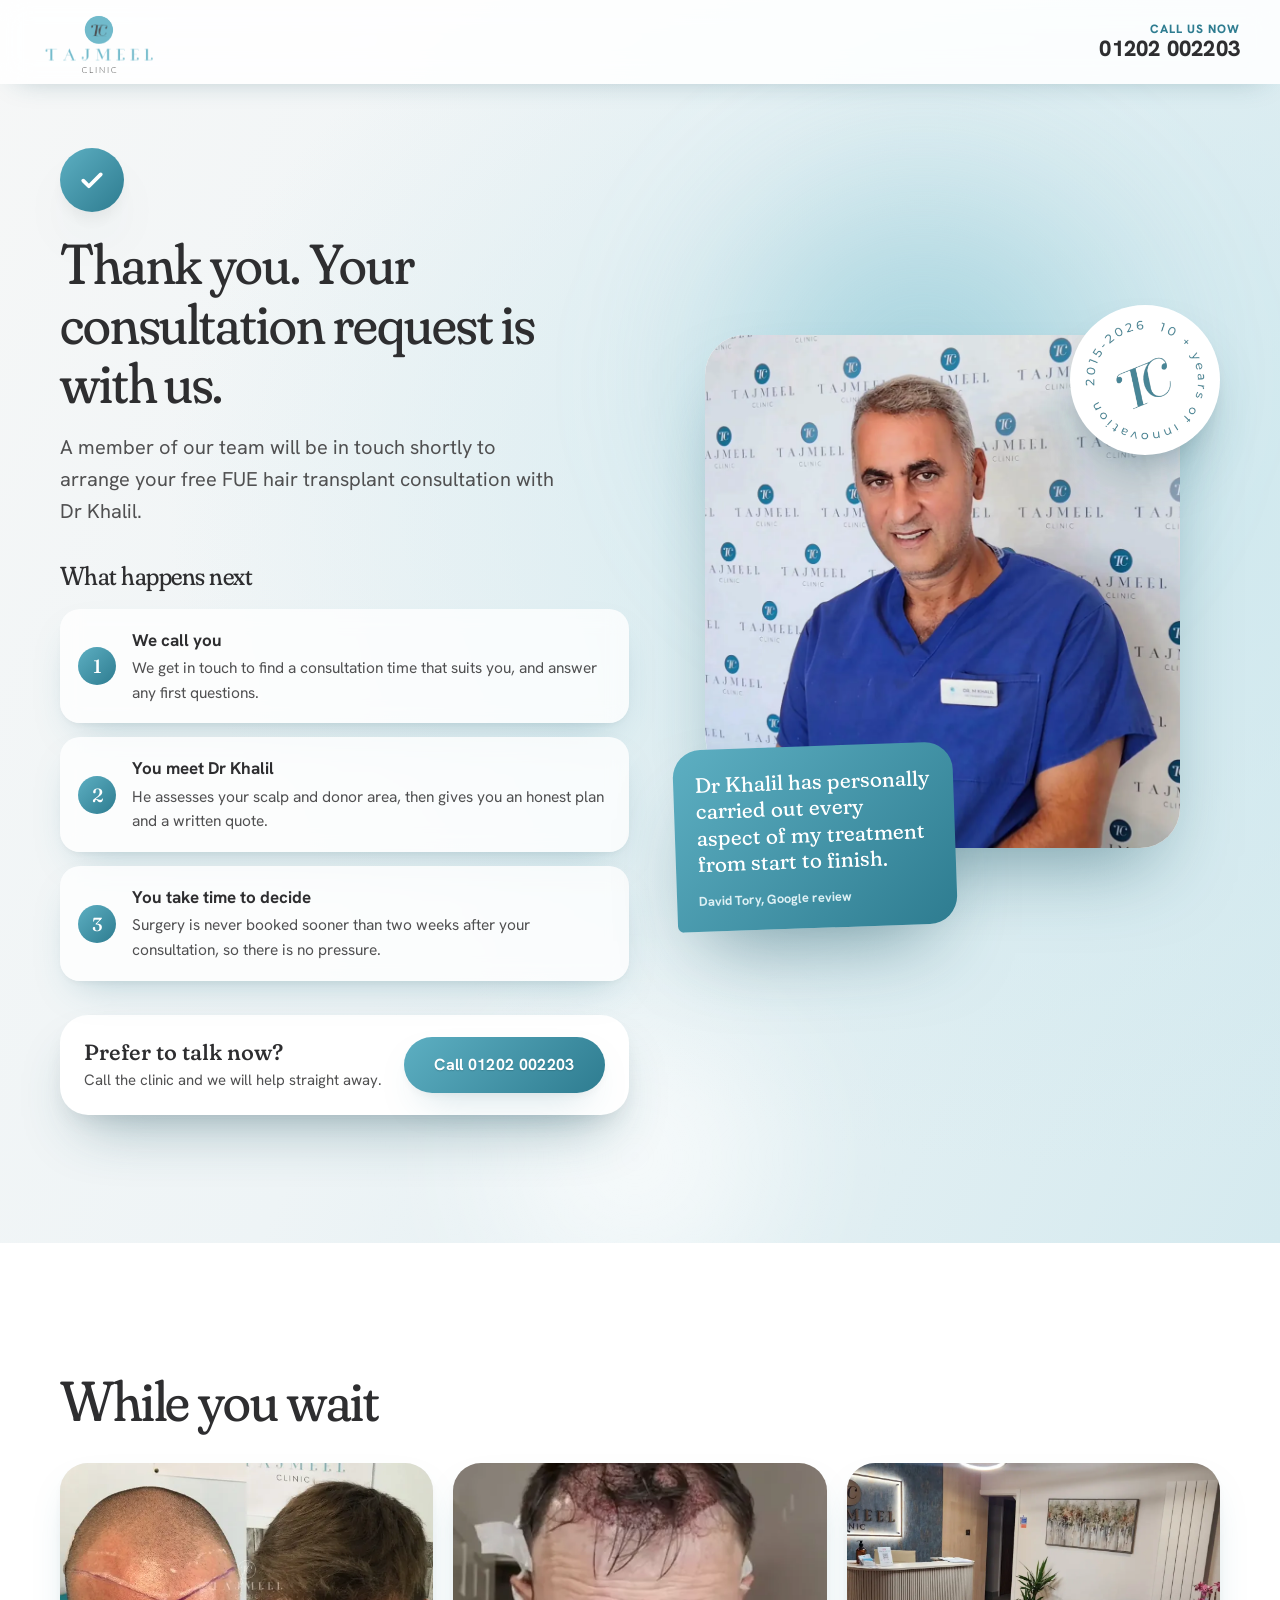
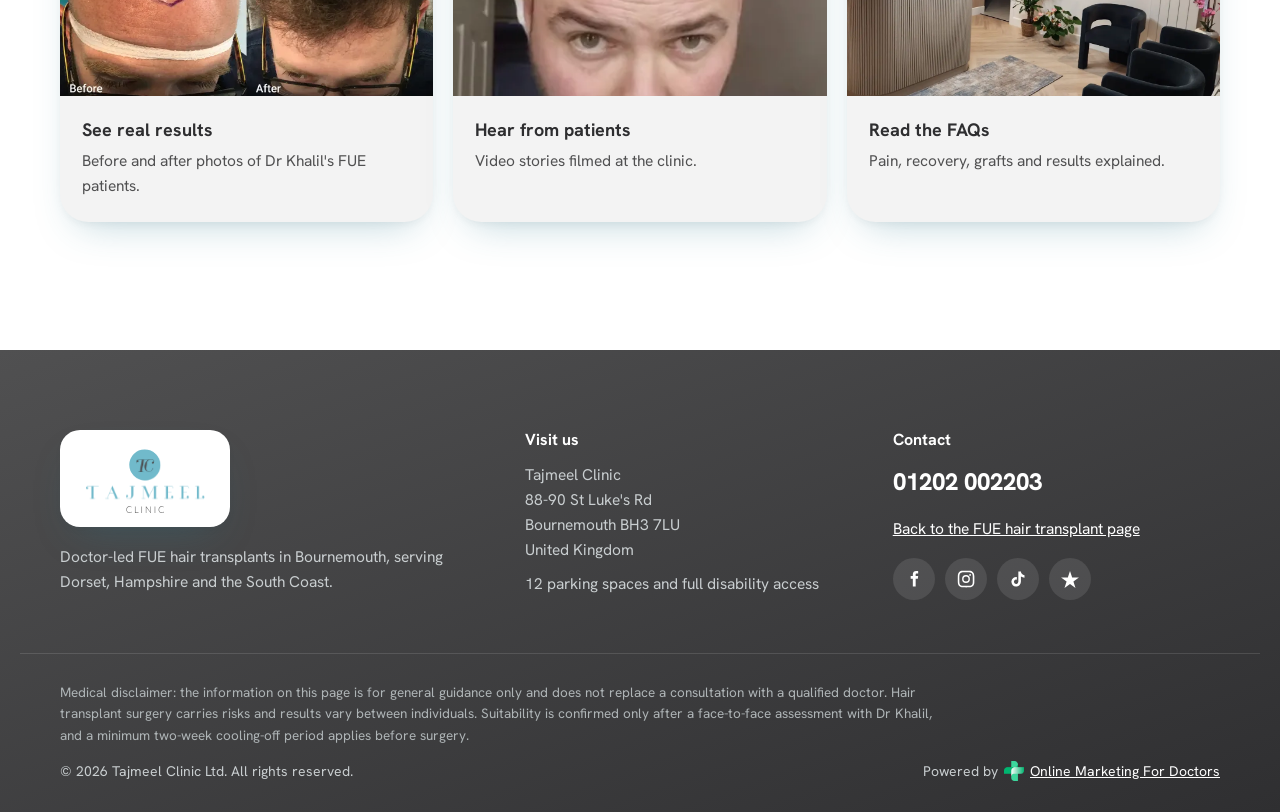
<file: thank-you/index.html>
<!doctype html>
<html lang="en-GB">
<head>
<script async src="https://www.googletagmanager.com/gtm.js?id=GTM-TG9KV2WR"></script>
<script>
  window.dataLayer = window.dataLayer || [];
  function gtag(){dataLayer.push(arguments);}
  gtag('js', new Date());
</script>
<meta charset="utf-8">
<meta name="viewport" content="width=device-width, initial-scale=1, viewport-fit=cover">
<meta name="robots" content="noindex, nofollow">
<title>Thank you | Tajmeel Clinic Bournemouth</title>
<meta name="description" content="Thank you for requesting your FUE hair transplant consultation with Dr Khalil at Tajmeel Clinic, Bournemouth.">
<meta name="theme-color" content="#71BACB">
<link rel="icon" href="/img/logos/tajmeel.svg" type="image/svg+xml">
<link rel="preconnect" href="https://fonts.googleapis.com">
<link rel="preconnect" href="https://fonts.gstatic.com" crossorigin>
<link href="https://fonts.googleapis.com/css2?family=Fraunces:opsz,wght,SOFT@9..144,300..600,0..100&family=Hanken+Grotesk:wght@400..800&display=swap" rel="stylesheet">
<link rel="stylesheet" href="/css/style.css">
</head>
<body class="ty-page">
<a class="skip" href="#main">Skip to content</a>

<header class="hdr is-stuck ty-hdr">
  <div class="hdr__in">
    <a class="hdr__logo" href="/" aria-label="Tajmeel Clinic, back to the FUE hair transplant page">
      <img src="/img/logos/tajmeel.svg" alt="Tajmeel Clinic" width="132" height="70">
    </a>
    <a class="hdr__phone ty-hdr__phone" href="tel:+441202002203">
      <span class="hdr__phone-label">Call us now</span>
      <span class="hdr__phone-num">01202 002203</span>
    </a>
  </div>
</header>

<main id="main">
  <section class="ty" aria-labelledby="ty-title">
    <div class="hero__bg" aria-hidden="true"><span></span><span></span></div>
    <div class="wrap ty__grid">
      <div class="ty__copy">
        <span class="ty__tick" aria-hidden="true"><svg viewBox="0 0 24 24"><path d="M5 12.5l4.5 4.5L19 7.5"/></svg></span>
        <h1 id="ty-title">Thank you. Your consultation request is with us.</h1>
        <p class="ty__lede">A member of our team will be in touch shortly to arrange your free FUE hair transplant consultation with Dr Khalil.</p>

        <h2 class="ty__h2">What happens next</h2>
        <ol class="ty__steps">
          <li><strong>We call you</strong><span>We get in touch to find a consultation time that suits you, and answer any first questions.</span></li>
          <li><strong>You meet Dr Khalil</strong><span>He assesses your scalp and donor area, then gives you an honest plan and a written quote.</span></li>
          <li><strong>You take time to decide</strong><span>Surgery is never booked sooner than two weeks after your consultation, so there is no pressure.</span></li>
        </ol>

        <div class="ty__call">
          <div>
            <strong>Prefer to talk now?</strong>
            <span>Call the clinic and we will help straight away.</span>
          </div>
          <a class="btn btn--primary btn--lg" href="tel:+441202002203">Call 01202 002203</a>
        </div>
      </div>

      <div class="ty__media">
        <figure class="ty__main">
          <img src="/img/dr-khalil-scrubs.webp" alt="Dr Mohamad Khalil, hair transplant surgeon at Tajmeel Clinic Bournemouth" width="1000" height="1083">
        </figure>
        <img class="ty__seal" src="/img/tc-seal.webp" alt="" width="440" height="440" aria-hidden="true">
        <blockquote class="ty__quote">
          <p>Dr Khalil has personally carried out every aspect of my treatment from start to finish.</p>
          <cite>David Tory, Google review</cite>
        </blockquote>
      </div>
    </div>
  </section>

  <section class="ty-more" aria-labelledby="ty-more-title">
    <div class="wrap">
      <h2 id="ty-more-title">While you wait</h2>
      <ul class="ty-more__grid">
        <li><a class="ty-card" href="/#results">
          <img src="/img/ba/case-2-pair.webp" alt="" width="640" height="424" loading="lazy">
          <span><strong>See real results</strong>Before and after photos of Dr Khalil's FUE patients.</span>
        </a></li>
        <li><a class="ty-card" href="/#videos">
          <img src="/img/videos/tiktok-2.webp" alt="" width="480" height="854" loading="lazy">
          <span><strong>Hear from patients</strong>Video stories filmed at the clinic.</span>
        </a></li>
        <li><a class="ty-card" href="/#faq">
          <img src="/img/clinic-reception.webp" alt="" width="1200" height="1600" loading="lazy">
          <span><strong>Read the FAQs</strong>Pain, recovery, grafts and results explained.</span>
        </a></li>
      </ul>
    </div>
  </section>
</main>

<footer class="ftr">
  <div class="wrap ftr__grid">
    <div>
      <img class="ftr__logo" src="/img/logos/tajmeel.svg" alt="Tajmeel Clinic" width="150" height="80" loading="lazy">
      <p>Doctor-led FUE hair transplants in Bournemouth, serving Dorset, Hampshire and the South Coast.</p>
    </div>
    <div>
      <h3>Visit us</h3>
      <address>Tajmeel Clinic<br>88-90 St Luke's Rd<br>Bournemouth BH3 7LU<br>United Kingdom</address>
      <p>12 parking spaces and full disability access</p>
    </div>
    <div>
      <h3>Contact</h3>
      <p><a class="ftr__phone" href="tel:+441202002203">01202 002203</a></p>
      <p><a href="/">Back to the FUE hair transplant page</a></p>
      <ul class="social">
        <li><a href="https://www.facebook.com/tajmeelclinic.co.uk" target="_blank" rel="noopener" aria-label="Tajmeel Clinic on Facebook"><svg viewBox="0 0 24 24" aria-hidden="true"><path d="M14 8.5V6.8c0-.8.2-1.3 1.4-1.3H17V2.6c-.3 0-1.3-.1-2.4-.1-2.4 0-4 1.4-4 4.1v1.9H8v3.2h2.6V21H14v-9.3h2.6l.4-3.2z"/></svg></a></li>
        <li><a href="https://www.instagram.com/tajmeel_clinic" target="_blank" rel="noopener" aria-label="Tajmeel Clinic on Instagram"><svg viewBox="0 0 24 24" aria-hidden="true"><path d="M12 7.3a4.7 4.7 0 1 0 0 9.4 4.7 4.7 0 0 0 0-9.4zm0 7.7a3 3 0 1 1 0-6 3 3 0 0 1 0 6zm6-7.9a1.1 1.1 0 1 1-2.2 0 1.1 1.1 0 0 1 2.2 0zM21.9 8.1c-.1-1.6-.4-3-1.6-4.2S17.7 2.3 16.1 2.2c-1.6-.1-6.6-.1-8.2 0-1.6.1-3 .4-4.2 1.6S2.3 6.4 2.2 8c-.1 1.6-.1 6.6 0 8.2.1 1.6.4 3 1.6 4.2s2.6 1.5 4.2 1.6c1.6.1 6.6.1 8.2 0 1.6-.1 3-.4 4.2-1.6s1.5-2.6 1.6-4.2c.1-1.6.1-6.5 0-8.1zM19.8 18c-.3.9-1 1.5-1.8 1.8-1.3.5-4.3.4-5.9.4s-4.6.1-5.9-.4A3.1 3.1 0 0 1 4.4 18c-.5-1.3-.4-4.3-.4-5.9s-.1-4.6.4-5.9c.3-.9 1-1.5 1.8-1.8C7.5 3.9 10.5 4 12 4s4.6-.1 5.9.4c.9.3 1.5 1 1.8 1.8.5 1.3.4 4.3.4 5.9s.2 4.6-.3 5.9z"/></svg></a></li>
        <li><a href="https://www.tiktok.com/@tajmeel.clinic2" target="_blank" rel="noopener" aria-label="Tajmeel Clinic on TikTok"><svg viewBox="0 0 24 24" aria-hidden="true"><path d="M16.6 5.8A4.3 4.3 0 0 1 15.5 3h-3.1v12.4a2.6 2.6 0 1 1-1.8-2.5V9.7a5.7 5.7 0 1 0 4.9 5.7V9.1a7.4 7.4 0 0 0 4.3 1.4V7.4a4.3 4.3 0 0 1-3.2-1.6z"/></svg></a></li>
        <li><a href="https://www.trustpilot.com/review/tajmeelclinic.co.uk" target="_blank" rel="noopener" aria-label="Tajmeel Clinic reviews on Trustpilot"><svg viewBox="0 0 24 24" aria-hidden="true"><path d="M12 2.5l2.6 7.7h8.1l-6.6 4.8 2.5 7.7L12 17.9l-6.6 4.8 2.5-7.7-6.6-4.8h8.1z"/></svg></a></li>
      </ul>
    </div>
  </div>
  <div class="wrap ftr__legal">
    <p class="ftr__disclaimer">Medical disclaimer: the information on this page is for general guidance only and does not replace a consultation with a qualified doctor. Hair transplant surgery carries risks and results vary between individuals. Suitability is confirmed only after a face-to-face assessment with Dr Khalil, and a minimum two-week cooling-off period applies before surgery.</p>
    <div class="ftr__bottom">
      <p>&copy; 2026 Tajmeel Clinic Ltd. All rights reserved.</p>
      <p class="ftr__omd">Powered by <img src="/img/logos/omd-cross.webp" alt="" width="20" height="20" loading="lazy"> <a href="https://onlinemarketingfordoctors.com/" target="_blank" rel="noopener">Online Marketing For Doctors</a></p>
    </div>
  </div>
</footer>
</body>
</html>
</file>
<file: css/style.css>
/* Tajmeel Clinic, FUE hair transplant landing page */

:root {
  --mist: #F3F3F3;
  --lagoon: #71BACB;
  --lagoon-deep: #2E7C90;
  --lagoon-ink: #1F5866;
  --slate: #505051;
  --slate-deep: #343435;
  --haze: #D5EAEF;
  --white: #FFFFFF;
  --ink: #2E2E30;

  --grad-cta: linear-gradient(135deg, #5DAFC2 0%, #2E7C90 100%);
  --grad-cta-hover: linear-gradient(135deg, #4FA3B7 0%, #246A7C 100%);
  --grad-haze: linear-gradient(160deg, #EAF5F8 0%, #F3F3F3 60%);
  --grad-lagoon: linear-gradient(150deg, #71BACB 0%, #3F8FA3 100%);
  --grad-slate: linear-gradient(160deg, #505051 0%, #2F2F31 100%);

  --r-xl: 40px;
  --r-lg: 28px;
  --r-md: 20px;
  --r-sm: 14px;
  --r-pill: 999px;

  --sh-soft: 0 18px 40px -18px rgba(46, 124, 144, .35), 0 4px 12px -6px rgba(52, 52, 53, .12);
  --sh-lift: 0 30px 60px -24px rgba(31, 88, 102, .45), 0 10px 24px -12px rgba(52, 52, 53, .18);
  --sh-float: 0 40px 80px -30px rgba(31, 88, 102, .55);

  --f-display: "Fraunces", Georgia, serif;
  --f-body: "Hanken Grotesk", system-ui, sans-serif;

  --star-mask: url("data:image/svg+xml,%3Csvg xmlns='http://www.w3.org/2000/svg' viewBox='0 0 90 16'%3E%3Cg fill='black'%3E%3Cpath id='s' d='M8 0l2.4 5 5.6.6-4.2 3.8 1.2 5.6L8 12.2 3 15l1.2-5.6L0 5.6 5.6 5z'/%3E%3Cuse href='%23s' x='18.5'/%3E%3Cuse href='%23s' x='37'/%3E%3Cuse href='%23s' x='55.5'/%3E%3Cuse href='%23s' x='74'/%3E%3C/g%3E%3C/svg%3E") no-repeat left center / contain;
  --wrap: 1240px;
  --gutter: clamp(16px, 4vw, 40px);
  --hdr-h: 84px;
  --sec-y: clamp(72px, 10vw, 140px);
}

*, *::before, *::after { box-sizing: border-box; }
html { overflow-x: clip; scroll-behavior: smooth; scroll-padding-top: calc(var(--hdr-h) + 12px); -webkit-text-size-adjust: 100%; }
body {
  margin: 0;
  font-family: var(--f-body);
  font-size: 17px;
  line-height: 1.6;
  color: var(--slate);
  background: var(--mist);
  -webkit-font-smoothing: antialiased;
  overflow-x: clip;
}
img { display: block; max-width: 100%; height: auto; }
a { color: var(--lagoon-deep); }
figure { margin: 0; }
ul, ol { margin: 0; padding: 0; list-style: none; }
h1, h2, h3 { color: var(--ink); margin: 0; }
h1, h2 {
  font-family: var(--f-display);
  font-variation-settings: "SOFT" 100, "opsz" 96;
  font-weight: 400;
  letter-spacing: -0.02em;
  line-height: 1.06;
}
h2 { font-size: clamp(34px, 4.4vw, 58px); }
h3 { font-family: var(--f-body); font-weight: 700; font-size: 19px; line-height: 1.3; }
p { margin: 0 0 1em; }
:focus-visible { outline: 3px solid var(--lagoon-deep); outline-offset: 3px; border-radius: 6px; }

.wrap { width: 100%; max-width: var(--wrap); margin-inline: auto; padding-inline: var(--gutter); }
.section-intro { font-size: 19px; max-width: 58ch; }
.skip { position: absolute; left: -999px; top: 8px; z-index: 200; background: var(--white); padding: 10px 16px; border-radius: var(--r-sm); }
.skip:focus { left: 8px; }

/* ---------- Buttons ---------- */
.btn {
  display: inline-flex; align-items: center; justify-content: center; gap: 10px;
  min-height: 48px; padding: 12px 24px;
  border-radius: var(--r-pill); border: 0;
  font: 700 15px/1.2 var(--f-body); letter-spacing: .02em;
  text-decoration: none; cursor: pointer; white-space: nowrap;
  transition: transform .25s ease, box-shadow .25s ease, background .25s ease;
}
.btn--primary { background: var(--grad-cta); color: var(--white); box-shadow: var(--sh-soft); text-shadow: 0 1px 1px rgba(31, 88, 102, .35); }
.btn--primary:hover { background: var(--grad-cta-hover); transform: translateY(-2px); box-shadow: var(--sh-lift); }
.btn--ghost { background: rgba(255, 255, 255, .7); color: var(--lagoon-ink); box-shadow: inset 0 0 0 1.5px rgba(46, 124, 144, .45); backdrop-filter: blur(8px); }
.btn--ghost:hover { background: var(--white); transform: translateY(-2px); }
.btn--lg { min-height: 56px; padding: 16px 30px; font-size: 16px; }
.btn--block { width: 100%; }

.icon-btn, .round-btn {
  display: inline-grid; place-items: center; border: 0; cursor: pointer;
  width: 46px; height: 46px; border-radius: 50%;
  background: var(--white); color: var(--lagoon-deep); box-shadow: var(--sh-soft);
  transition: transform .2s ease, background .2s ease;
}
.icon-btn svg, .round-btn svg { width: 22px; height: 22px; fill: none; stroke: currentColor; stroke-width: 2; stroke-linecap: round; stroke-linejoin: round; }
.icon-btn svg path[d^="M6.6"] { fill: currentColor; stroke: none; }
.round-btn { width: 54px; height: 54px; }
.round-btn:hover { background: var(--lagoon); color: var(--white); transform: scale(1.05); }
.round-btn:disabled { opacity: .4; cursor: default; transform: none; background: var(--white); color: var(--lagoon-deep); }

/* ---------- Header ---------- */
.hdr {
  position: fixed; inset: 0 0 auto; z-index: 100;
  height: var(--hdr-h);
  transition: background .3s ease, box-shadow .3s ease, height .3s ease;
}
.hdr.is-stuck { background: rgba(255, 255, 255, .88); backdrop-filter: saturate(1.4) blur(14px); box-shadow: 0 10px 30px -18px rgba(31, 88, 102, .4); }
.hdr__in { height: 100%; max-width: 1440px; margin: 0 auto; padding-inline: var(--gutter); display: flex; align-items: center; gap: 24px; }
.hdr__logo img { width: 118px; height: auto; }
.hdr__nav { flex: 1; display: flex; justify-content: center; }
.hdr__nav ul { display: flex; gap: clamp(16px, 2vw, 34px); }
.hdr__nav a {
  position: relative; text-decoration: none; color: var(--ink);
  font-weight: 800; font-size: 14px; letter-spacing: .08em; text-transform: uppercase;
  padding: 8px 0;
}
.hdr__nav a::after { content: ""; position: absolute; left: 0; right: 0; bottom: 2px; height: 2px; border-radius: 2px; background: var(--lagoon); transform: scaleX(0); transition: transform .3s ease; }
.hdr__nav a:hover::after, .hdr__nav a.is-active::after { transform: scaleX(1); }
.hdr__cta { display: flex; align-items: center; gap: 22px; }
.hdr__phone { display: flex; flex-direction: column; text-decoration: none; line-height: 1.1; text-align: right; }
.hdr__phone-label { font-size: 12px; font-weight: 800; letter-spacing: .08em; text-transform: uppercase; color: var(--lagoon-deep); }
.hdr__phone-num { font-size: 22px; font-weight: 800; color: var(--ink); letter-spacing: .01em; }
.hdr__mobile, .hdr__mbook { display: none; }

.drawer { position: fixed; inset: 0; z-index: 150; background: rgba(52, 52, 53, .35); backdrop-filter: blur(4px); }
.drawer__panel {
  position: absolute; top: 12px; right: 12px; left: 12px; max-width: 420px; margin-left: auto;
  background: var(--white); border-radius: var(--r-lg); padding: 28px 24px 24px; box-shadow: var(--sh-float);
  animation: drawerIn .35s cubic-bezier(.2, .8, .2, 1);
}
@keyframes drawerIn { from { opacity: 0; transform: translateY(-12px) scale(.98); } }
.drawer__close { position: absolute; top: 16px; right: 16px; }
.drawer ul { display: grid; gap: 4px; margin: 20px 0 20px; }
.drawer ul a { display: block; padding: 12px 4px; font-weight: 800; letter-spacing: .08em; text-transform: uppercase; text-decoration: none; color: var(--ink); border-bottom: 1px solid var(--mist); }
.drawer__phone { display: block; margin-bottom: 16px; text-decoration: none; font-size: 24px; font-weight: 800; color: var(--ink); }
.drawer__phone span { display: block; font-size: 12px; letter-spacing: .08em; text-transform: uppercase; color: var(--lagoon-deep); }

/* ---------- Hero ---------- */
.hero { position: relative; min-height: 100svh; display: flex; align-items: center; overflow: hidden; isolation: isolate;
  background: radial-gradient(120% 90% at 85% 40%, #CFE8EE 0%, rgba(213, 234, 239, 0) 60%), linear-gradient(115deg, #F6F7F7 0%, #EEF4F6 45%, #D5EAEF 100%); }
.hero__bg { position: absolute; inset: 0; z-index: -1; pointer-events: none; }
.hero__bg span { position: absolute; border-radius: 50%; filter: blur(60px); }
.hero__bg span:first-child { width: 560px; height: 560px; right: 6%; top: 8%; background: radial-gradient(circle, rgba(113, 186, 203, .55), rgba(113, 186, 203, 0) 70%); animation: drift 16s ease-in-out infinite alternate; }
.hero__bg span:last-child { width: 420px; height: 420px; right: 34%; bottom: -10%; background: radial-gradient(circle, rgba(255, 255, 255, .9), rgba(255, 255, 255, 0) 70%); }
@keyframes drift { to { transform: translate(-40px, 30px) scale(1.08); } }
.hero__line { position: absolute; inset: 0; width: 100%; height: 100%; z-index: -1; pointer-events: none; }
.hero__line path { fill: none; stroke: var(--lagoon); stroke-width: 1.6; stroke-linecap: round; opacity: .7; stroke-dasharray: 2400; stroke-dashoffset: 2400; animation: drawLine 2.8s .4s cubic-bezier(.6, .1, .2, 1) forwards; }
@keyframes drawLine { to { stroke-dashoffset: 0; } }
.hero__in { width: 100%; max-width: 1440px; margin: 0 auto; padding: calc(var(--hdr-h) + 28px) var(--gutter) 48px; display: grid; grid-template-columns: minmax(0, 600px) minmax(0, 1fr); gap: 40px; align-items: center; }
.hero__stage { position: relative; height: min(720px, calc(100svh - var(--hdr-h) - 60px)); min-height: 560px; }
.hero__video { position: absolute; left: 44%; top: 50%; transform: translate(-50%, -50%); height: 92%; aspect-ratio: 478 / 850; padding: 0; border: 8px solid var(--white); border-radius: 36px; overflow: hidden; cursor: pointer; background: var(--slate); box-shadow: var(--sh-float), 0 0 0 1px rgba(46, 124, 144, .08); z-index: 2; }
.hero__video > img { width: 100%; height: 100%; object-fit: cover; display: block; transition: transform .8s ease; }
.hero__video:hover > img { transform: scale(1.04); }
.hero__video-play { justify-self: start; display: inline-flex; align-items: center; gap: 8px; margin-top: 12px; padding: 9px 16px 9px 10px; border-radius: var(--r-pill); background: rgba(255, 255, 255, .95); color: var(--lagoon-ink); font: 800 13.5px var(--f-body); animation: pulse 2.4s infinite; }
.hero__video-play svg { width: 26px; height: 26px; padding: 6px 5px 6px 7px; border-radius: 50%; fill: var(--white); background: var(--grad-cta); }
.hero__video:hover .hero__video-play { background: var(--white); }
@keyframes pulse { 0% { box-shadow: 0 0 0 0 rgba(255, 255, 255, .7); } 70% { box-shadow: 0 0 0 20px rgba(255, 255, 255, 0); } 100% { box-shadow: 0 0 0 0 rgba(255, 255, 255, 0); } }
.hero__video-cap { position: absolute; left: 0; right: 0; bottom: 0; padding: 60px 20px 20px; display: grid; gap: 2px; text-align: left; background: linear-gradient(transparent, rgba(31, 60, 70, .92)); color: #E6F2F5; font-size: 13px; }
.hero__video-cap strong { color: var(--white); font-size: 17px; }
.hero__quote { position: absolute; left: 0; top: 12%; z-index: 3; width: 250px; margin: 0; padding: 22px 22px 18px; border-radius: var(--r-lg) var(--r-lg) var(--r-lg) 6px; background: var(--grad-cta); color: var(--white); box-shadow: var(--sh-float); transform: rotate(-3deg); animation: floatY 6s ease-in-out infinite; }
.hero__quote::before { content: "\201C"; position: absolute; top: -26px; left: 16px; font: 400 80px/1 var(--f-display); color: var(--lagoon); }
.hero__quote p { margin: 0 0 10px; font: 400 21px/1.25 var(--f-display); font-variation-settings: "SOFT" 100; }
.hero__quote cite { font-style: normal; font-weight: 700; font-size: 13px; color: #DDF0F4; }
@keyframes floatY { 50% { transform: rotate(-3deg) translateY(-8px); } }
.hero__stage { container-type: size; }
.hero__proc { position: absolute; left: calc(44% + 25.9cqh - 56px); top: 9%; z-index: 3; width: 170px; padding: 7px; border-radius: var(--r-lg); background: var(--white); box-shadow: var(--sh-lift); transform: rotate(4deg); }
.hero__proc img { border-radius: calc(var(--r-lg) - 7px); aspect-ratio: 4 / 5; object-fit: cover; width: 100%; }
.hero__proc figcaption { padding: 8px 6px 2px; font-size: 12.5px; font-weight: 700; color: var(--ink); }
.hero__seal { position: absolute; left: 8%; bottom: 2%; width: 150px; height: 150px; object-fit: contain; transform-origin: 50% 50%; z-index: 1; opacity: .9; animation: spin 40s linear infinite; }
@keyframes spin { to { transform: rotate(360deg); } }
.hero__copy { max-width: 600px; }
.hero__kicker { font-weight: 700; color: var(--lagoon-deep); margin-bottom: 18px; font-size: 16px; }
.hero h1 { font-size: clamp(38px, 3.9vw, 60px); line-height: 1.03; margin-bottom: 18px; font-variation-settings: "SOFT" 100, "opsz" 144; }
.hero__sub { font-size: 19px; max-width: 50ch; color: var(--slate); margin-bottom: 0; }
.hero__points { display: grid; gap: 8px; margin: 22px 0 28px; }
.hero__points li { position: relative; padding-left: 36px; font-weight: 600; color: var(--ink); }
.hero__points li::before {
  content: ""; position: absolute; left: 0; top: 2px; width: 24px; height: 24px; border-radius: 50%;
  background-repeat: no-repeat; background-position: center; background-size: 14px, cover;
  background-image: url("data:image/svg+xml,%3Csvg xmlns='http://www.w3.org/2000/svg' viewBox='0 0 24 24' fill='none' stroke='white' stroke-width='3' stroke-linecap='round' stroke-linejoin='round'%3E%3Cpath d='M5 12.5l4.5 4.5L19 7.5'/%3E%3C/svg%3E"), var(--grad-lagoon);
  box-shadow: 0 6px 14px -6px rgba(46, 124, 144, .7);
}
.hero__actions { display: flex; flex-wrap: wrap; gap: 14px; margin-bottom: 28px; }

.ratings { display: flex; flex-wrap: wrap; gap: 10px; width: max-content; max-width: min(720px, calc(100vw - 2 * var(--gutter))); }
.rating {
  display: flex; align-items: center; gap: 10px; min-height: 64px;
  padding: 10px 16px; border-radius: var(--r-md);
  background: rgba(255, 255, 255, .82); backdrop-filter: blur(10px); box-shadow: var(--sh-soft);
}
.rating__logo { width: 28px; height: 28px; flex: none; }
.rating__body { display: grid; grid-template-columns: auto auto; column-gap: 8px; align-items: center; line-height: 1.15; }
.rating__body strong { font-size: 18px; color: var(--ink); }
.rating__body small { grid-column: 1 / -1; font-size: 13px; color: var(--slate); }
.rating--img { padding: 4px 10px; }
.rating--img img { height: 52px; width: auto; }
.tile--wide { grid-column: span 2; }
.rating--doctify .rating__body { display: grid; grid-template-columns: 1fr; gap: 4px; }
.rating--doctify small { font-size: 12px; }
.rating--doctify img { height: 24px; width: auto; }
.logos__doctify { display: grid !important; gap: 4px; justify-items: center; }
.logos__doctify small { font-size: 12px; font-weight: 600; white-space: nowrap; }
.logos .logos__doctify img { height: 30px; }
.stars { display: inline-block; width: 86px; height: 16px; background: linear-gradient(90deg, #F5B400 94%, #D9D9D9 94%); -webkit-mask: var(--star-mask); mask: var(--star-mask); }

.mini-ba {
  position: absolute; right: -6px; bottom: 4%; z-index: 3;
  width: 250px; padding: 10px; border-radius: var(--r-lg); text-decoration: none;
  background: rgba(255, 255, 255, .78); backdrop-filter: blur(14px); box-shadow: var(--sh-float);
  transition: transform .3s ease;
}
.mini-ba:hover { transform: translateY(-4px); }
.mini-ba__frames { position: relative; aspect-ratio: 800 / 530; border-radius: var(--r-md); overflow: hidden; background: var(--haze); }
.mini-ba__frames img { position: absolute; inset: 0; width: 100%; height: 100%; object-fit: cover; opacity: 0; transition: opacity .8s ease; }
.mini-ba__frames img.is-on { opacity: 1; }
.mini-ba__foot { display: flex; justify-content: space-between; align-items: center; padding: 10px 6px 2px; }
.mini-ba__cap { font-weight: 700; font-size: 14px; color: var(--ink); }
.mini-ba__dots { display: flex; gap: 6px; }
.mini-ba__dots i { width: 7px; height: 7px; border-radius: 50%; background: var(--haze); transition: background .3s, width .3s; }
.mini-ba__dots i.is-on { width: 18px; border-radius: 4px; background: var(--lagoon); }

/* ---------- Reviews ticker ---------- */
.reviews { padding: var(--sec-y) 0 calc(var(--sec-y) * .8); background: var(--white); }
.reviews__head { display: flex; justify-content: space-between; align-items: end; gap: 24px; flex-wrap: wrap; margin-bottom: 44px; }
.reviews__head h2 { max-width: 16ch; }
.reviews__head p { margin: 0; max-width: 34ch; }
.ticker { overflow: hidden; -webkit-mask: linear-gradient(90deg, transparent, #000 6%, #000 94%, transparent); mask: linear-gradient(90deg, transparent, #000 6%, #000 94%, transparent); }
.ticker__track { display: flex; align-items: flex-start; gap: 22px; width: max-content; padding: 16px 0 40px; animation: tick var(--dur, 70s) linear infinite; }
.ticker:hover .ticker__track, .ticker.is-paused .ticker__track, .ticker:focus-within .ticker__track { animation-play-state: paused; }
@keyframes tick { to { transform: translateX(calc(-50% - 11px)); } }
.review {
  position: relative; width: 360px; flex: none; padding: 26px 26px 22px;
  border-radius: var(--r-lg); background: var(--grad-haze); box-shadow: var(--sh-soft);
}
.review::before { content: ""; display: block; width: 92px; height: 16px; margin-bottom: 14px; background: #F5B400; -webkit-mask: var(--star-mask); mask: var(--star-mask); }
.review[data-src="trustpilot"]::before { background: #00B67A; }
.review h3 { font-size: 17px; padding-right: 40px; }
.review__title { font-weight: 700; color: var(--lagoon-ink); margin: 4px 0 10px; font-size: 15px; }
.review__src { position: absolute; top: 22px; right: 22px; width: 30px; height: 30px; }
.review__text { font-size: 15.5px; line-height: 1.6; max-height: calc(1.6em * 6); overflow: hidden; transition: max-height .5s ease; }
.review__text p { margin-bottom: .7em; }
.review.is-open .review__text { max-height: 1200px; }
.review__more { margin-top: 8px; padding: 0; border: 0; background: none; font: 700 14px var(--f-body); color: var(--lagoon-deep); cursor: pointer; text-decoration: underline; text-underline-offset: 3px; }

/* ---------- Intro ---------- */
.intro { padding: var(--sec-y) 0; background: var(--mist); overflow: hidden; }
.intro__grid { display: grid; grid-template-columns: 1.05fr .95fr; gap: clamp(40px, 6vw, 96px); align-items: center; }
.intro__lede { font-family: var(--f-display); font-variation-settings: "SOFT" 100, "opsz" 48; font-weight: 350; font-size: clamp(25px, 2.5vw, 35px); line-height: 1.38; color: var(--ink); margin-bottom: 36px; max-width: 30ch; }
.intro__collage { position: relative; padding: 0 0 80px 70px; }
.intro__main { border-radius: var(--r-xl); overflow: hidden; box-shadow: var(--sh-lift); }
.intro__main img { aspect-ratio: 4 / 5; object-fit: cover; width: 100%; }
.intro__sat { position: absolute; left: 0; bottom: 0; width: 42%; border-radius: var(--r-lg); overflow: hidden; box-shadow: var(--sh-float); border: 6px solid var(--white); }
.intro__sat img { aspect-ratio: 3 / 4; object-fit: cover; width: 100%; }
.float-card { display: grid; gap: 2px; padding: 18px 22px; border-radius: var(--r-md); background: var(--white); box-shadow: var(--sh-lift); }
.float-card strong { font-family: var(--f-display); font-variation-settings: "SOFT" 100; font-weight: 500; font-size: 26px; color: var(--lagoon-deep); line-height: 1.1; }
.float-card span { font-size: 14px; line-height: 1.4; }
.intro__card { position: absolute; right: -24px; bottom: 26px; width: 300px; grid-template-columns: 74px 1fr; align-items: center; gap: 14px; }
.intro__card img { width: 74px; height: auto; }
.intro__card div { display: grid; gap: 2px; }

/* ---------- Before & After ---------- */
.ba { padding: var(--sec-y) 0; background: linear-gradient(180deg, var(--haze) 0%, var(--mist) 70%); }
.ba__head { display: flex; justify-content: space-between; align-items: end; gap: 24px; margin-bottom: 40px; flex-wrap: wrap; }
.ba__head h2 { max-width: 15ch; margin-bottom: 12px; }
.ba__head p { margin: 0; }
.ba__nav, .journey__nav { display: flex; gap: 12px; }
.ba__viewport { overflow: hidden; margin: -20px; padding: 20px; }
.ba__track { display: flex; gap: 28px; transition: transform .6s cubic-bezier(.2, .8, .2, 1); }
.ba-card { flex: 0 0 calc((100% - 56px) / 3); }
.ba-card figcaption strong { font-size: 16.5px; }
.compare {
  position: relative; aspect-ratio: 400 / 455; border-radius: var(--r-xl); overflow: hidden;
  box-shadow: var(--sh-lift); background: var(--haze); user-select: none; touch-action: pan-y;
  --pos: 50%;
}
.compare img { position: absolute; inset: 0; width: 100%; height: 100%; object-fit: cover; pointer-events: none; }
.compare__after { clip-path: inset(0 0 0 var(--pos)); }
.compare__tag { position: absolute; top: 18px; padding: 6px 14px; border-radius: var(--r-pill); font-size: 13px; font-weight: 800; background: rgba(255, 255, 255, .88); color: var(--ink); backdrop-filter: blur(6px); }
.compare__tag--b { left: 18px; }
.compare__tag--a { right: 18px; background: var(--lagoon-deep); color: var(--white); }
.compare__handle { position: absolute; top: 0; bottom: 0; left: var(--pos); width: 0; pointer-events: none; }
.compare__handle::before { content: ""; position: absolute; top: 0; bottom: 0; left: -1.5px; width: 3px; background: var(--white); box-shadow: 0 0 12px rgba(0, 0, 0, .25); }
.compare__knob {
  position: absolute; top: 50%; left: 0; width: 56px; height: 56px; transform: translate(-50%, -50%);
  border-radius: 50%; background: var(--grad-cta); box-shadow: 0 10px 26px -8px rgba(31, 88, 102, .8);
  display: grid; place-items: center; transition: transform .2s ease;
}
.compare__knob svg { width: 26px; height: 26px; fill: none; stroke: var(--white); stroke-width: 2.4; stroke-linecap: round; stroke-linejoin: round; }
.compare:hover .compare__knob, .compare.is-drag .compare__knob { transform: translate(-50%, -50%) scale(1.08); }
.compare input { position: absolute; inset: 0; width: 100%; height: 100%; opacity: 0; cursor: ew-resize; margin: 0; }
.compare input:focus-visible + .compare__handle .compare__knob { outline: 3px solid var(--white); outline-offset: 3px; }
.ba-card figcaption { margin-top: 18px; padding: 0 8px; }
.ba-card figcaption strong { display: block; color: var(--ink); font-size: 18px; }
.ba-card figcaption span { font-size: 15.5px; }
.ba__disclaimer { margin: 36px 0 0; font-size: 14px; max-width: 80ch; color: var(--slate); }

/* ---------- Video testimonials ---------- */
.vtest { padding: var(--sec-y) 0; background: var(--grad-slate); color: #DDE3E5; overflow: hidden; }
.vtest__head { display: grid; grid-template-columns: 1fr 1fr; gap: 20px 60px; align-items: end; margin-bottom: 44px; }
.vtest__head h2 { color: var(--white); max-width: 15ch; }
.vtest__head p { margin: 0; max-width: 46ch; font-size: 18px; }
.vtest__grid { display: grid; grid-template-columns: repeat(2, minmax(0, 340px)); justify-content: center; gap: 36px; }
.vt { min-width: 0; }
.vt__link { display: inline-block; margin-top: 12px; font-size: 14px; font-weight: 700; color: #CDE7EE; text-decoration: underline; text-underline-offset: 3px; }
.vt__link:hover { color: var(--white); }
.vt__frame { position: relative; aspect-ratio: 9 / 16; border-radius: var(--r-lg); overflow: hidden; background: linear-gradient(160deg, #3E4B50, #263034); border: 6px solid rgba(255, 255, 255, .92); box-shadow: 0 30px 60px -28px rgba(0, 0, 0, .7); }
button.vt__frame { display: block; width: 100%; padding: 0; cursor: pointer; }
.vt__frame > img { position: absolute; inset: 0; width: 100%; height: 100%; object-fit: cover; transition: transform .6s ease; }
.vt__frame:hover > img { transform: scale(1.04); }
.vt__frame::after { content: ""; position: absolute; inset: 0; background: linear-gradient(180deg, rgba(31, 60, 70, 0) 55%, rgba(31, 60, 70, .75) 100%); pointer-events: none; }
.vt__frame.is-playing::after { display: none; }
.vt__play { position: absolute; left: 50%; bottom: 22px; z-index: 2; transform: translateX(-50%); display: inline-flex; align-items: center; gap: 8px; padding: 9px 18px 9px 10px; border-radius: var(--r-pill); background: rgba(255, 255, 255, .95); color: var(--lagoon-ink); font: 800 14px var(--f-body); white-space: nowrap; animation: pulse 2.4s infinite; }
.vt__play svg { width: 28px; height: 28px; padding: 7px 6px 7px 8px; border-radius: 50%; fill: var(--white); background: var(--grad-cta); }
.vt__frame iframe { position: absolute; inset: 0; width: 100%; height: 100%; border: 0; }
.vtest__more { display: inline-flex; margin-top: 70px; font-weight: 800; color: var(--white); text-decoration: underline; text-underline-offset: 4px; text-decoration-color: var(--lagoon); }
.vtest .m-hint { color: var(--lagoon); }

/* ---------- Benefits ---------- */
.benefits { padding: var(--sec-y) 0; background: var(--white); overflow: hidden; }
.benefits__grid { display: grid; grid-template-columns: .9fr 1.1fr; gap: 0; align-items: center; }
.benefits__media { position: relative; padding-bottom: 90px; }
.benefits__main { border-radius: var(--r-xl); overflow: hidden; box-shadow: var(--sh-lift); width: 92%; }
.benefits__main img { width: 100%; aspect-ratio: 4 / 5; object-fit: cover; }
.benefits__sat { position: absolute; right: -6%; bottom: 0; width: 58%; padding: 8px; border-radius: var(--r-lg); background: var(--white); box-shadow: var(--sh-float); z-index: 2; }
.benefits__sat img { border-radius: calc(var(--r-lg) - 8px); aspect-ratio: 16 / 10; object-fit: cover; width: 100%; }
.benefits__sat figcaption { font-size: 13.5px; font-weight: 700; padding: 10px 8px 4px; color: var(--ink); }
.benefits__copy { position: relative; z-index: 3; padding-left: clamp(40px, 7vw, 110px); }
.benefits__copy h2 { margin-bottom: 20px; max-width: 14ch; }
.benefit-list { display: grid; grid-template-columns: 1fr 1fr; gap: 16px; margin-top: 36px; }
.benefit-list li {
  padding: 22px 22px 20px; border-radius: var(--r-md); background: var(--grad-haze);
  box-shadow: 0 1px 0 rgba(255, 255, 255, .9) inset, 0 14px 30px -22px rgba(31, 88, 102, .5);
}
.benefit-list li:nth-child(odd) { transform: translateX(calc(-1 * clamp(0px, 4vw, 70px))); }
.benefit-list h3 { font-size: 17px; margin-bottom: 6px; }
.benefit-list p { font-size: 15px; margin: 0; line-height: 1.55; }

/* ---------- Why FUE ---------- */
.whyfue { padding: var(--sec-y) 0; background: linear-gradient(180deg, var(--white) 0%, var(--haze) 100%); }
.whyfue__head { display: grid; grid-template-columns: 1fr 1fr; gap: 24px 60px; align-items: end; margin-bottom: 48px; }
.whyfue__head h2 { max-width: 14ch; }
.whyfue__head p { margin: 0; }
.whyfue__grid { display: grid; grid-template-columns: 1fr 1.05fr; gap: clamp(28px, 4vw, 56px); align-items: start; }
.diagram { counter-reset: d; display: grid; grid-template-columns: 1fr 1fr; gap: 18px; }
.diagram li { counter-increment: d; position: relative; padding: 18px 18px 22px; border-radius: var(--r-lg); background: var(--white); box-shadow: var(--sh-soft); text-align: center; }
.diagram li::before { content: counter(d); position: absolute; left: 16px; top: 14px; width: 34px; height: 34px; border-radius: 50%; display: grid; place-items: center; font: 500 17px var(--f-display); color: var(--white); background: var(--grad-cta); }
.diagram svg { width: 100%; max-width: 190px; height: auto; margin: 0 auto 6px; display: block; overflow: visible; }
.diagram h3 { font-size: 17px; margin-bottom: 4px; }
.diagram p { margin: 0; font-size: 14.5px; line-height: 1.5; }
.d-ring { fill: var(--mist); stroke: var(--lagoon); stroke-width: 2; stroke-dasharray: 9 9; }
.diagram li:hover .d-ring { animation: ringSpin 12s linear infinite; }
@keyframes ringSpin { to { stroke-dashoffset: -180; } }
.d-skin { fill: #F1D3C0; }
.d-epi { fill: #E9BFA7; }
.d-hair { fill: none; stroke: var(--slate-deep); stroke-width: 2.6; stroke-linecap: round; }
.d-bulb { fill: #C99A7E; }
.d-tool { fill: var(--lagoon); }
.d-tool-line { stroke: var(--lagoon-deep); stroke-width: 3; stroke-linecap: round; }
.d-punch { fill: rgba(255, 255, 255, .55); stroke: var(--lagoon-deep); stroke-width: 2; }
.d-hole { fill: #D9A88E; }
.d-arrow { fill: none; stroke: var(--lagoon-deep); stroke-width: 3.5; stroke-linecap: round; stroke-linejoin: round; }
.d-dish { fill: var(--lagoon-deep); opacity: .85; }
.d-dish-top { fill: var(--haze); stroke: var(--lagoon); stroke-width: 2.5; }
.d-cold { fill: none; stroke: var(--lagoon); stroke-width: 2.5; stroke-linecap: round; }
.compare-table { border-radius: var(--r-xl); background: var(--white); box-shadow: var(--sh-lift); padding: clamp(22px, 3vw, 36px); }
.compare-table h3 { font-family: var(--f-display); font-variation-settings: "SOFT" 100; font-weight: 400; font-size: 26px; margin-bottom: 18px; }
.compare-table table { width: 100%; border-collapse: separate; border-spacing: 0; font-size: 15px; }
.compare-table th, .compare-table td { text-align: left; vertical-align: top; padding: 14px 12px; border-bottom: 1px solid var(--haze); }
.compare-table tbody tr:last-child > * { border-bottom: 0; }
.compare-table thead th { font-size: 13px; font-weight: 800; letter-spacing: .06em; text-transform: uppercase; color: var(--slate); border-bottom: 2px solid var(--haze); }
.compare-table thead th:nth-child(2) { color: var(--white); background: var(--grad-cta); border-radius: var(--r-sm) var(--r-sm) 0 0; border-bottom-color: transparent; }
.compare-table tbody th { font-weight: 700; color: var(--ink); width: 26%; }
.compare-table tbody td:nth-child(2) { background: rgba(213, 234, 239, .45); color: var(--ink); font-weight: 600; }
.compare-table tbody tr:last-child td:nth-child(2) { border-radius: 0 0 var(--r-sm) var(--r-sm); }
.compare-table td:nth-child(2)::before { content: ""; display: inline-block; width: 16px; height: 16px; margin: 0 8px -3px 0; border-radius: 50%; background: var(--lagoon-deep) center / 10px no-repeat url("data:image/svg+xml,%3Csvg xmlns='http://www.w3.org/2000/svg' viewBox='0 0 24 24' fill='none' stroke='white' stroke-width='4' stroke-linecap='round' stroke-linejoin='round'%3E%3Cpath d='M5 12.5l4.5 4.5L19 7.5'/%3E%3C/svg%3E"); }
.sr { position: absolute; width: 1px; height: 1px; overflow: hidden; clip: rect(0 0 0 0); white-space: nowrap; }

/* finance partners */
.price-card__plans p { margin: 0 0 12px; }
.finance { display: flex; flex-wrap: wrap; gap: 12px; }
.finance li { flex: 1 1 140px; display: grid; place-items: center; min-height: 64px; padding: 10px 16px; border-radius: var(--r-sm); background: var(--white); box-shadow: 0 6px 16px -10px rgba(31, 88, 102, .45); }
.finance img { max-height: 40px; width: auto; }

/* footer credit */
.ftr__omd { display: inline-flex; align-items: center; gap: 6px; }
.ftr__omd img { width: 20px; height: 20px; }

/* ---------- Candidates (full bleed) ---------- */
.cand { position: relative; padding: var(--sec-y) 0; overflow: hidden; isolation: isolate; color: var(--slate); }
.cand__bg { position: absolute; inset: 0; width: 100%; height: 100%; object-fit: cover; object-position: 80% center; z-index: -2; }
.cand::before { content: ""; position: absolute; inset: 0; z-index: -1; background: linear-gradient(90deg, rgba(243, 243, 243, .97) 0%, rgba(243, 243, 243, .9) 42%, rgba(213, 234, 239, .55) 66%, rgba(213, 234, 239, .1) 100%); }
.cand__in { display: grid; grid-template-columns: minmax(0, 1fr) 360px; gap: 40px 60px; align-items: end; }
.cand__copy { grid-column: 1; }
.cand__copy h2 { max-width: 15ch; margin-bottom: 18px; }
.cand__grid { grid-column: 1; display: grid; grid-template-columns: repeat(3, 1fr); gap: 14px; }
.glass {
  padding: 22px; border-radius: var(--r-md);
  background: rgba(255, 255, 255, .62); backdrop-filter: blur(16px) saturate(1.3);
  box-shadow: inset 0 0 0 1px rgba(255, 255, 255, .8), 0 18px 40px -28px rgba(31, 88, 102, .6);
  transition: transform .3s ease, background .3s ease;
}
.glass:hover { transform: translateY(-4px); background: rgba(255, 255, 255, .85); }
.glass h3 { font-size: 17px; margin-bottom: 6px; }
.glass p { margin: 0; font-size: 15px; line-height: 1.5; }
.cand__sat { grid-column: 2; grid-row: 1 / span 2; align-self: end; border-radius: var(--r-lg); overflow: hidden; background: var(--white); box-shadow: var(--sh-float); transform: translateY(40px) rotate(1.5deg); }
.cand__sat img { aspect-ratio: 3 / 2; object-fit: cover; width: 100%; }
.cand__sat figcaption { padding: 16px 20px 20px; font-size: 14.5px; line-height: 1.5; color: var(--ink); }

/* ---------- How it works (dark) ---------- */
.how { background: var(--grad-slate); color: #E3E7E8; padding-bottom: var(--sec-y); overflow: hidden; }
.how h2, .how h3 { color: var(--white); }
.how__grid { display: grid; grid-template-columns: 1fr 1fr; align-items: stretch; }
.how__media { position: relative; min-height: 640px; border-radius: 0 var(--r-xl) var(--r-xl) 0; overflow: hidden; }
.how__media img { position: absolute; inset: 0; width: 100%; height: 100%; object-fit: cover; object-position: 75% center; }
.how__media::after { content: ""; position: absolute; inset: 0; background: linear-gradient(90deg, rgba(47, 47, 49, 0) 60%, rgba(47, 47, 49, .5)); }
.how__copy { padding: var(--sec-y) var(--gutter) 0 clamp(40px, 6vw, 90px); max-width: 680px; }
.how__copy h2 { margin-bottom: 18px; }
.how__steps { counter-reset: s; display: grid; gap: 26px; margin: 36px 0 40px; }
.how__steps li { counter-increment: s; position: relative; padding-left: 64px; }
.how__steps li::before {
  content: counter(s); position: absolute; left: 0; top: -4px; width: 44px; height: 44px; border-radius: 50%;
  display: grid; place-items: center; font: 500 20px var(--f-display); color: var(--slate-deep);
  background: var(--grad-lagoon); box-shadow: 0 10px 24px -10px rgba(113, 186, 203, .8);
}
.how__steps li:not(:last-child)::after { content: ""; position: absolute; left: 21px; top: 48px; bottom: -22px; width: 2px; background: linear-gradient(var(--lagoon), transparent); opacity: .5; }
.how__steps h3 { font-size: 19px; margin-bottom: 6px; }
.how__steps p { margin: 0; font-size: 16px; color: #D2D8DA; }
.how__sats { display: grid; grid-template-columns: 1.4fr 1fr; gap: 16px; margin-left: calc(-1 * clamp(80px, 12vw, 200px)); position: relative; z-index: 2; }
.how__sats figure { border-radius: var(--r-lg); overflow: hidden; background: #3B3B3D; box-shadow: var(--sh-float); }
.how__sats figure:last-child { transform: translateY(-40px); }
.how__sats img { width: 100%; aspect-ratio: 4 / 3; object-fit: cover; }
.how__sats figure:last-child img { aspect-ratio: 4 / 5; }
.how__sats figcaption { padding: 10px 16px 14px; font-size: 13.5px; font-weight: 700; color: var(--white); }
.growth { margin-top: 56px; }
.growth__title { font-family: var(--f-display); font-variation-settings: "SOFT" 100; font-weight: 400; font-size: 30px; margin-bottom: 22px; }
.growth__bar { display: flex; gap: 6px; }
.growth__bar li { flex: 1 1 0; min-width: 0; padding: 18px 18px 16px; border-radius: var(--r-sm); background: rgba(113, 186, 203, .14); position: relative; overflow: hidden; }
.growth__bar li::before { content: ""; position: absolute; left: 0; top: 0; height: 4px; width: 100%; background: var(--grad-lagoon); transform-origin: left; transform: scaleX(var(--fill, 0)); transition: transform 1.2s cubic-bezier(.4, 0, .2, 1); }
.growth__bar li:nth-child(2)::before { transition-delay: .3s; } .growth__bar li:nth-child(3)::before { transition-delay: .6s; } .growth__bar li:nth-child(4)::before { transition-delay: .9s; }
.growth.is-in li { --fill: 1; }
.growth__bar strong { display: block; color: var(--white); font-size: 16px; }
.growth__bar span { font-size: 14px; color: #C9D0D2; }

/* ---------- Journey ---------- */
.journey { padding: var(--sec-y) 0; background: var(--mist); }
.journey__head { display: flex; justify-content: space-between; align-items: end; gap: 24px; margin-bottom: 40px; }
.journey__head h2 { max-width: 14ch; }
.journey__track {
  display: flex; gap: 24px; overflow-x: auto; scroll-snap-type: x mandatory; scrollbar-width: none;
  padding: 10px max(var(--gutter), calc((100vw - var(--wrap)) / 2 + var(--gutter))) 40px;
  scroll-padding-inline: max(var(--gutter), calc((100vw - var(--wrap)) / 2 + var(--gutter)));
}
.journey__track::-webkit-scrollbar { display: none; }
.step { flex: 0 0 clamp(280px, 30vw, 380px); scroll-snap-align: start; border-radius: var(--r-xl); background: var(--white); overflow: hidden; box-shadow: var(--sh-soft); display: flex; flex-direction: column; }
.step img { aspect-ratio: 4 / 3; object-fit: cover; width: 100%; }
.step__body { position: relative; padding: 38px 26px 28px; }
.step__n { position: absolute; top: -30px; left: 22px; width: 58px; height: 58px; border-radius: 50%; display: grid; place-items: center; font: 500 26px var(--f-display); color: var(--white); background: var(--grad-cta); border: 5px solid var(--white); }
.step h3 { margin-bottom: 8px; }
.step p { margin: 0; font-size: 15.5px; }
.journey__progress { height: 4px; border-radius: 4px; background: var(--haze); overflow: hidden; }
.journey__progress span { display: block; height: 100%; width: 20%; border-radius: 4px; background: var(--grad-lagoon); transition: width .2s linear; }

/* ---------- Why (bento) ---------- */
.why { padding: var(--sec-y) 0; background: var(--white); }
.why h2 { max-width: 19ch; margin-bottom: 48px; }
.bento { display: grid; grid-template-columns: repeat(3, 1fr); grid-auto-rows: auto; gap: 18px; }
.tile { position: relative; padding: 30px; border-radius: var(--r-lg); background: var(--mist); overflow: hidden; display: flex; flex-direction: column; justify-content: flex-start; gap: 0; box-shadow: 0 1px 0 #fff inset; transition: transform .35s ease, box-shadow .35s ease; }
.tile:hover { transform: translateY(-4px); box-shadow: var(--sh-lift); }
.tile h3 { font-size: 21px; margin-bottom: 8px; }
.tile p { margin: 0; font-size: 15.5px; }
.tile--hero { grid-row: span 2; color: var(--white); min-height: 460px; justify-content: flex-end; }
.tile__icon { width: 48px; height: 48px; border-radius: 14px; display: grid; place-items: center; margin-bottom: 18px; background: var(--white); box-shadow: var(--sh-soft); }
.tile__icon svg { width: 24px; height: 24px; fill: none; stroke: var(--lagoon-deep); stroke-width: 2; stroke-linecap: round; stroke-linejoin: round; }
.tile--lagoon .tile__icon { background: rgba(255, 255, 255, .22); box-shadow: none; }
.tile--lagoon .tile__icon svg { stroke: var(--white); }
.tile__logos { display: flex; align-items: center; gap: 16px; margin-top: 20px; padding: 12px 16px; border-radius: var(--r-sm); background: var(--white); }
.tile__logos img { height: 40px; width: auto; }
.tile--img { grid-column: span 2; color: var(--white); min-height: 250px; justify-content: flex-end; }
.tile--hero img, .tile--img img { position: absolute; inset: 0; width: 100%; height: 100%; object-fit: cover; z-index: 0; transition: transform 1.2s ease; }
.tile--hero:hover img, .tile--img:hover img { transform: scale(1.05); }
.tile--hero::after, .tile--img::after { content: ""; position: absolute; inset: 0; z-index: 1; background: linear-gradient(180deg, rgba(31, 88, 102, 0) 30%, rgba(31, 60, 70, .88) 100%); }
.tile--img::after { background: linear-gradient(90deg, rgba(31, 60, 70, .9) 0%, rgba(31, 88, 102, .2) 70%); }
.tile__body { position: relative; z-index: 2; max-width: 44ch; }
.tile--hero h3, .tile--img h3 { color: var(--white); font-family: var(--f-display); font-variation-settings: "SOFT" 100; font-weight: 450; font-size: 28px; line-height: 1.15; }
.tile--hero p, .tile--img p { color: #E8F2F4; }
.tile--lagoon { background: var(--grad-lagoon); }
.tile--lagoon h3 { color: var(--white); } .tile--lagoon p { color: #F2FAFC; }
.tile--haze { background: var(--grad-haze); grid-column: span 2; }

/* ---------- Doctor ---------- */
.doctor { padding: var(--sec-y) 0 calc(var(--sec-y) * .7); background: linear-gradient(180deg, var(--mist) 0%, var(--haze) 100%); overflow: hidden; }
.doctor__grid { display: grid; grid-template-columns: 1fr 1fr; gap: clamp(40px, 7vw, 110px); align-items: center; }
.doctor__media { position: relative; padding: 0 70px 110px 0; }
.doctor__seal { position: absolute; right: 0; bottom: 40px; width: 170px; height: 170px; aspect-ratio: 1; object-fit: contain; transform-origin: 50% 50%; padding: 16px; border-radius: 50%; background: var(--white); box-shadow: var(--sh-lift); animation: spin 40s linear infinite; }
.doctor__main { border-radius: var(--r-xl) var(--r-xl) var(--r-xl) 120px; overflow: hidden; box-shadow: var(--sh-lift); background: var(--white); }
.doctor__main img { width: 100%; aspect-ratio: 1000 / 1083; object-fit: cover; }
.doctor__sat { position: absolute; left: -24px; bottom: 0; width: 38%; border-radius: var(--r-lg); overflow: hidden; border: 6px solid var(--white); box-shadow: var(--sh-float); }
.doctor__sat img { aspect-ratio: 2 / 3; object-fit: cover; width: 100%; }
.doctor__copy h2 { margin-bottom: 10px; }
.doctor__role { font-weight: 700; color: var(--lagoon-deep); margin-bottom: 22px; }
.timeline { position: relative; display: grid; gap: 16px; margin: 30px 0 34px; padding-left: 26px; }
.timeline::before { content: ""; position: absolute; left: 6px; top: 8px; bottom: 8px; width: 2px; background: linear-gradient(var(--lagoon), var(--haze)); }
.timeline li { position: relative; display: grid; grid-template-columns: 64px 1fr; gap: 12px; align-items: baseline; }
.timeline li::before { content: ""; position: absolute; left: -26px; top: 7px; width: 14px; height: 14px; border-radius: 50%; background: var(--white); box-shadow: inset 0 0 0 3px var(--lagoon); }
.timeline strong { font: 500 22px var(--f-display); color: var(--lagoon-deep); }
.timeline span { font-size: 16px; }
.logos { display: flex; flex-wrap: wrap; justify-content: center; align-items: center; gap: 18px; margin-top: 70px; padding: 22px; border-radius: var(--r-xl); background: rgba(255, 255, 255, .75); box-shadow: var(--sh-soft); }
.logos li { flex: 1 1 140px; display: grid; place-items: center; padding: 8px; }
.logos img { max-height: 70px; width: auto; }

/* ---------- Pricing ---------- */
.pricing { position: relative; padding: var(--sec-y) 0; overflow: hidden; isolation: isolate; }
.pricing__bg { position: absolute; inset: 0; width: 100%; height: 100%; object-fit: cover; z-index: -2; transform: scale(1.05); }
.pricing::before { content: ""; position: absolute; inset: 0; z-index: -1; background: linear-gradient(135deg, rgba(31, 88, 102, .92) 0%, rgba(46, 124, 144, .82) 50%, rgba(113, 186, 203, .7) 100%); }
.pricing__grid { display: grid; grid-template-columns: 1.1fr .9fr; gap: 28px; align-items: center; }
.price-card { padding: clamp(28px, 4vw, 52px); border-radius: var(--r-xl); background: var(--white); box-shadow: var(--sh-float); }
.price-card h2 { margin-bottom: 14px; }
.price-rows { margin: 30px 0; display: grid; gap: 0; }
.price-rows div { display: flex; justify-content: space-between; align-items: baseline; gap: 16px; padding: 16px 0; border-bottom: 1px solid var(--haze); }
.price-rows dt { font-weight: 600; color: var(--ink); }
.price-rows dd { margin: 0; font: 500 clamp(28px, 3vw, 38px) var(--f-display); font-variation-settings: "SOFT" 100; color: var(--lagoon-deep); }
.price-card h3 { margin-bottom: 12px; }
.ticks { display: grid; gap: 8px; margin-bottom: 24px; }
.ticks li { position: relative; padding-left: 30px; }
.ticks li::before { content: ""; position: absolute; left: 0; top: 4px; width: 20px; height: 20px; border-radius: 50%; background: var(--haze) center / 12px no-repeat url("data:image/svg+xml,%3Csvg xmlns='http://www.w3.org/2000/svg' viewBox='0 0 24 24' fill='none' stroke='%232E7C90' stroke-width='3.4' stroke-linecap='round' stroke-linejoin='round'%3E%3Cpath d='M5 12.5l4.5 4.5L19 7.5'/%3E%3C/svg%3E"); }
.price-card__plans { margin: 0; padding: 16px 20px; border-radius: var(--r-md); background: var(--grad-haze); color: var(--ink); }
.estimator { padding: clamp(28px, 3.5vw, 44px); border-radius: var(--r-xl); color: var(--white); background: rgba(255, 255, 255, .14); backdrop-filter: blur(18px) saturate(1.3); box-shadow: inset 0 0 0 1px rgba(255, 255, 255, .35), var(--sh-float); }
.estimator h3 { color: var(--white); font-family: var(--f-display); font-variation-settings: "SOFT" 100; font-weight: 400; font-size: 30px; margin-bottom: 8px; }
.estimator > p { color: #E6F3F6; }
.estimator__label { display: flex; justify-content: space-between; font-weight: 700; margin: 26px 0 12px; }
.estimator__label output { font-size: 20px; }
.estimator input[type=range] { -webkit-appearance: none; appearance: none; width: 100%; height: 10px; border-radius: 10px; background: linear-gradient(90deg, var(--white) var(--p, 28%), rgba(255, 255, 255, .3) var(--p, 28%)); cursor: pointer; }
.estimator input[type=range]::-webkit-slider-thumb { -webkit-appearance: none; width: 32px; height: 32px; border-radius: 50%; background: var(--white); border: 7px solid var(--lagoon-deep); box-shadow: 0 6px 16px rgba(0, 0, 0, .3); }
.estimator input[type=range]::-moz-range-thumb { width: 18px; height: 18px; border-radius: 50%; background: var(--white); border: 7px solid var(--lagoon-deep); box-shadow: 0 6px 16px rgba(0, 0, 0, .3); }
.estimator__scale { display: flex; justify-content: space-between; font-size: 13px; color: #DDEEF2; margin-top: 8px; }
.estimator__total { display: flex; justify-content: space-between; align-items: baseline; margin: 26px 0 12px; padding-top: 20px; border-top: 1px solid rgba(255, 255, 255, .3); }
.estimator__total strong { font: 500 clamp(40px, 4.4vw, 56px) var(--f-display); font-variation-settings: "SOFT" 100; color: var(--white); }
.estimator__note { font-size: 14px; color: #E2F1F4; margin-bottom: 22px; }
.estimator .btn--primary { background: var(--white); color: var(--lagoon-ink); text-shadow: none; }

/* ---------- FAQ ---------- */
.faq { padding: var(--sec-y) 0; background: var(--white); }
.faq__grid { display: grid; grid-template-columns: .8fr 1.2fr; gap: clamp(40px, 6vw, 90px); align-items: start; }
.faq__aside { position: sticky; top: calc(var(--hdr-h) + 24px); }
.faq__aside h2 { margin-bottom: 28px; max-width: 12ch; }
.faq__aside figure { border-radius: var(--r-xl); overflow: hidden; box-shadow: var(--sh-lift); width: 82%; }
.faq__aside figure img { aspect-ratio: 4 / 4.4; object-fit: cover; width: 100%; }
.faq__call { position: absolute; right: 0; bottom: -30px; width: 240px; }
.faq__call a { margin-top: 8px; font-size: 22px; font-weight: 800; text-decoration: none; color: var(--ink); }
.accordion { display: grid; gap: 12px; }
.accordion details { border-radius: var(--r-md); background: var(--mist); transition: background .3s, box-shadow .3s; }
.accordion details[open] { background: var(--grad-haze); box-shadow: var(--sh-soft); }
.accordion summary { list-style: none; cursor: pointer; display: flex; justify-content: space-between; gap: 20px; align-items: center; padding: 22px 26px; font-weight: 700; font-size: 18px; color: var(--ink); }
.accordion summary::-webkit-details-marker { display: none; }
.accordion summary::after { content: ""; flex: none; width: 34px; height: 34px; border-radius: 50%; background: var(--white) center / 14px no-repeat url("data:image/svg+xml,%3Csvg xmlns='http://www.w3.org/2000/svg' viewBox='0 0 24 24' fill='none' stroke='%232E7C90' stroke-width='3' stroke-linecap='round'%3E%3Cpath d='M12 5v14M5 12h14'/%3E%3C/svg%3E"); box-shadow: var(--sh-soft); transition: transform .35s ease; }
.accordion details[open] summary::after { transform: rotate(45deg); }
.accordion details p { margin: 0; padding: 0 26px 24px; max-width: 68ch; }
.accordion details::details-content { block-size: 0; overflow: clip; transition: block-size .4s ease, content-visibility .4s allow-discrete; }
.accordion details[open]::details-content { block-size: auto; }
@supports (interpolate-size: allow-keywords) { :root { interpolate-size: allow-keywords; } }

/* ---------- Booking ---------- */
.book { position: relative; padding: var(--sec-y) 0; overflow: hidden; isolation: isolate; color: #E9F3F5; }
.book__bg { position: absolute; inset: 0; width: 100%; height: 100%; object-fit: cover; z-index: -2; }
.book::before { content: ""; position: absolute; inset: 0; z-index: -1; background: linear-gradient(90deg, rgba(36, 40, 44, .9) 0%, rgba(36, 50, 56, .72) 45%, rgba(31, 88, 102, .45) 100%); }
.book__grid { display: grid; grid-template-columns: 1fr minmax(0, 540px); gap: clamp(40px, 6vw, 90px); align-items: center; }
.book h2 { color: var(--white); margin-bottom: 20px; max-width: 14ch; }
.book__copy > p { font-size: 19px; max-width: 46ch; }
.book__contact { display: grid; gap: 14px; margin-top: 34px; }
.book__contact li { display: grid; grid-template-columns: 70px 1fr; gap: 12px; align-items: baseline; }
.book__contact span { font-size: 13px; font-weight: 800; letter-spacing: .06em; text-transform: uppercase; color: var(--lagoon); }
.book__contact a { color: var(--white); font-weight: 700; font-size: 18px; text-decoration: none; }
.book__contact a:hover { text-decoration: underline; }
.form { display: grid; gap: 16px; padding: clamp(26px, 4vw, 44px); border-radius: var(--r-xl); background: var(--white); color: var(--slate); box-shadow: var(--sh-float); }
.form h3 { font-family: var(--f-display); font-variation-settings: "SOFT" 100; font-weight: 400; font-size: 30px; margin-bottom: 4px; }
.form__row { display: grid; grid-template-columns: 1fr 1fr; gap: 16px; }
.form label { display: grid; gap: 6px; font-size: 14px; font-weight: 700; color: var(--ink); }
.form input:not([type=checkbox]), .form select, .form textarea {
  width: 100%; min-height: 50px; padding: 12px 16px; border-radius: var(--r-sm);
  border: 1.5px solid #DDE3E5; background: var(--mist); font: 400 16px var(--f-body); color: var(--ink);
  transition: border-color .2s, background .2s, box-shadow .2s;
}
.form textarea { resize: vertical; min-height: 110px; }
.form input:focus, .form select:focus, .form textarea:focus { outline: none; border-color: var(--lagoon); background: var(--white); box-shadow: 0 0 0 4px rgba(113, 186, 203, .25); }
.form .is-invalid { border-color: #B4462F !important; background: #FFF6F4 !important; }
.form__check { grid-template-columns: 22px 1fr !important; align-items: start; font-weight: 500 !important; font-size: 14px !important; }
.form__check input { width: 20px; height: 20px; margin: 2px 0 0; accent-color: var(--lagoon-deep); }
.hp { position: absolute; left: -9999px; width: 1px; height: 1px; opacity: 0; }
.form__status { margin: 0; font-size: 15px; font-weight: 600; min-height: 1.4em; }
.form__status.is-error { color: #A13E28; }
.form__status.is-ok { color: var(--lagoon-deep); }
.form.is-sent > :not(.form__status):not(h3) { display: none; }

/* ---------- Footer ---------- */
.ftr { background: var(--grad-slate); color: #C9CED0; padding: 80px 0 30px; font-size: 15.5px; }
.ftr__grid { display: grid; grid-template-columns: 1.3fr 1fr 1fr; gap: 40px; padding-bottom: 40px; border-bottom: 1px solid rgba(255, 255, 255, .12); }
.ftr__logo { width: 170px; padding: 14px 20px; border-radius: var(--r-md); background: var(--white); margin-bottom: 18px; box-shadow: var(--sh-soft); }
.ftr h3 { color: var(--white); font-size: 16px; margin-bottom: 12px; }
.ftr address { font-style: normal; margin-bottom: 10px; }
.ftr a { color: var(--white); }
.ftr__phone { font-size: 24px; font-weight: 800; text-decoration: none; }
.social { display: flex; gap: 10px; margin-top: 16px; }
.social a { display: grid; place-items: center; width: 42px; height: 42px; border-radius: 50%; background: rgba(255, 255, 255, .1); transition: background .2s; }
.social a:hover { background: var(--lagoon-deep); }
.social svg { width: 20px; height: 20px; fill: var(--white); }
.ftr__legal { padding-top: 28px; }
.ftr__disclaimer { font-size: 13.5px; max-width: 110ch; color: #AEB4B6; }
.ftr__bottom { display: flex; justify-content: space-between; flex-wrap: wrap; gap: 10px; font-size: 14px; }
.ftr__bottom p { margin: 0; }

.to-top { position: fixed; right: 20px; bottom: 20px; z-index: 90; width: 52px; height: 52px; border-radius: 50%; display: grid; place-items: center; background: var(--grad-cta); color: var(--white); box-shadow: var(--sh-lift); opacity: 0; transform: translateY(16px); pointer-events: none; transition: opacity .3s, transform .3s; }
.to-top.is-on { opacity: 1; transform: none; pointer-events: auto; }
.to-top svg { width: 24px; height: 24px; fill: none; stroke: currentColor; stroke-width: 2.6; stroke-linecap: round; stroke-linejoin: round; }

.video-modal { border: 0; padding: 0; background: transparent; max-width: min(420px, 92vw); overflow: visible; }
.video-modal::backdrop { background: rgba(30, 34, 36, .82); backdrop-filter: blur(6px); }
.video-modal video { width: 100%; max-height: 86vh; border-radius: var(--r-lg); background: #000; display: block; }
.video-modal__close { position: absolute; top: -18px; right: -18px; z-index: 2; }

/* ---------- Image reveal ---------- */
.reveal-img { clip-path: inset(8% 8% 8% 8% round var(--r-xl)); transition: clip-path 1.1s cubic-bezier(.2, .8, .2, 1); }
.reveal-img.is-in { clip-path: inset(0 0 0 0 round var(--r-xl)); }

/* =========================================================
   Responsive
   ========================================================= */
@media (max-width: 1240px) {
  .ratings { max-width: 100%; width: auto; }
  .hdr__nav { display: none; }
  .hdr__cta { margin-left: auto; }
  .hdr__mobile { display: flex; gap: 10px; }
}

@media (max-width: 1100px) {
  .vtest__grid { grid-template-columns: repeat(2, minmax(0, 300px)); gap: 24px; }
  .ba-card { flex-basis: calc(50% - 14px); }
  .whyfue__grid { grid-template-columns: 1fr; }
  .hero__in { grid-template-columns: minmax(0, 1fr) minmax(0, .9fr); }
  .hero__quote { width: 200px; }
  .hero__proc { width: 140px; }
  .mini-ba { width: 220px; }
  .cand__in { grid-template-columns: 1fr; }
  .cand__sat { grid-column: 1; grid-row: auto; max-width: 460px; transform: none; justify-self: end; }
  .cand__grid { grid-template-columns: repeat(2, 1fr); }
  .how__grid { grid-template-columns: 1fr; }
  .how__media { min-height: 420px; border-radius: 0 0 var(--r-xl) var(--r-xl); }
  .how__copy { max-width: none; padding: 60px var(--gutter) 0; }
  .how__sats { margin-left: 0; }
  .how__sats figure:last-child { transform: none; }
  .bento { grid-template-columns: 1fr 1fr; }
  .tile--img { grid-column: span 2; }
}

@media (max-width: 899px) {
  :root { --hdr-h: 68px; }
  body { font-size: 16px; }
  .hdr__cta { display: none; }
  .hdr__mobile { margin-left: auto; }
  .hdr__logo img { width: 92px; }
  .hdr.is-stuck .hdr__logo { display: none; }
  .hdr.is-stuck .hdr__mbook { display: inline-flex; min-height: 44px; padding: 10px 18px; font-size: 14px; }
  .hdr { background: rgba(255, 255, 255, .0); }

  /* hero: image becomes a full bleed block above the headline */
  .hero { display: block; min-height: 0; }
  .hero__line { display: none; }
  .hero__in { grid-template-columns: 1fr; gap: 8px; padding: calc(var(--hdr-h) + 8px) var(--gutter) 40px; }
  .hero__stage { order: -1; height: 470px; min-height: 0; margin: 0 calc(-1 * var(--gutter)); }
  .hero__video { height: 94%; border-width: 6px; border-radius: 28px; }
  .hero__video-play { margin-top: 8px; padding: 6px 12px 6px 7px; font-size: 12px; }
  .hero__video-play svg { width: 22px; height: 22px; }
  .hero__video-cap { padding: 40px 14px 14px; font-size: 11.5px; }
  .hero__video-cap strong { font-size: 14px; }
  .hero__quote { width: 150px; left: 10px; top: 6%; padding: 14px 14px 12px; }
  .hero__quote p { font-size: 15px; }
  .hero__quote::before { font-size: 56px; top: -18px; }
  .hero__proc { width: 104px; left: calc(46% + 26.4cqh - 44px); top: 5%; padding: 5px; }
  .hero__proc figcaption { display: none; }
  .hero__video { left: 46%; }
  .hero__seal { width: 92px; height: 92px; left: 4px; bottom: 4%; }
  .hero h1 { font-size: clamp(34px, 8.6vw, 46px); }
  .hero__sub { font-size: 18px; }
  .hero__actions .btn { flex: 1 1 100%; }
  .ratings { width: auto; }
  .rating { flex: 1 1 calc(50% - 6px); }
  .rating--img { justify-content: center; }
  .mini-ba { width: 150px; right: 8px; bottom: 3%; padding: 6px; }
  .mini-ba__cap { font-size: 11px; }
  .mini-ba__dots { display: none; }

  .intro__grid, .benefits__grid, .doctor__grid, .pricing__grid, .faq__grid, .book__grid, .ftr__grid { grid-template-columns: 1fr; }
  .intro__collage { padding: 0 0 70px 40px; }
  .benefits__copy { padding-left: 0; margin-top: 40px; }
  .benefit-list { grid-template-columns: 1fr; }
  .benefit-list li:nth-child(odd) { transform: none; }
  .ba-card { flex: 0 0 100%; }
  .bento { grid-template-columns: 1fr; }
  .tile--hero, .tile--img { grid-column: auto; grid-row: auto; min-height: 380px; }
  .tile--haze, .tile--wide { grid-column: auto; }
  .faq__aside { position: relative; top: 0; }
  .faq__aside figure { width: 100%; }
  .faq__call { position: relative; right: auto; bottom: auto; width: auto; margin-top: -40px; margin-left: 24px; margin-right: 24px; }
  .growth__bar { flex-direction: column; }
  .growth__bar li { flex: none; }
  .reviews__head h2, .ba__head h2 { max-width: none; }
  .review { width: 300px; }
  .doctor__media { padding: 0 40px 120px 0; }
  .doctor__sat { left: 0; }
  .doctor__seal { width: 120px; height: 120px; padding: 10px; }
  .intro__card { right: 0; width: 260px; }
  .journey__head h2 { max-width: none; }
}

@media (max-width: 560px) {
  .cand__grid { grid-template-columns: 1fr; }
  .form__row { grid-template-columns: 1fr; }
  .how__sats { grid-template-columns: 1fr 1fr; }
  .journey__nav, .ba__nav { display: none; }
  .ba__viewport { overflow-x: auto; scroll-snap-type: x mandatory; scrollbar-width: none; }
  .ba__track { transform: none !important; gap: 16px; }
  .ba-card { flex: 0 0 88%; scroll-snap-align: center; }
  .to-top { right: 14px; bottom: 14px; width: 46px; height: 46px; }
}


/* ---------- Mobile: shorter scroll, horizontal card rows ---------- */
@media (max-width: 899px) {
  :root { --sec-y: 60px; }
  h2 { font-size: clamp(30px, 7.8vw, 38px); }
  .section-intro { font-size: 17px; }

  .m-scroll {
    display: flex !important; grid-template-columns: none; gap: 12px;
    overflow-x: auto; overscroll-behavior-x: contain; scroll-snap-type: x mandatory; scrollbar-width: none;
    margin-inline: calc(-1 * var(--gutter)); padding: 6px var(--gutter) 20px;
    scroll-padding-inline: var(--gutter);
  }
  .m-scroll::-webkit-scrollbar { display: none; }
  .m-scroll > * { flex: 0 0 78%; scroll-snap-align: start; transform: none !important; }
  .m-hint { display: flex !important; }
  .whyfue__head { grid-template-columns: 1fr; margin-bottom: 24px; }
  .diagram { gap: 10px; }
  .diagram li { padding: 14px 10px 16px; }
  .diagram li::before { width: 28px; height: 28px; font-size: 14px; left: 10px; top: 10px; }
  .diagram svg { max-width: 130px; }
  .diagram h3 { font-size: 15px; }
  .diagram p { font-size: 13px; }
  .compare-table { padding: 18px 14px; border-radius: var(--r-lg); }
  .compare-table h3 { font-size: 22px; }
  .compare-table table { font-size: 13.5px; }
  .compare-table th, .compare-table td { padding: 11px 8px; }

  .vtest__head { grid-template-columns: 1fr; margin-bottom: 22px; }
  .vtest__head p { font-size: 16px; }
  .vtest__grid > .vt { flex-basis: 66%; }
  .vtest__more { margin-top: 18px; }

  /* Why FUE on mobile: swipeable steps and comparison cards */
  .diagram > li { flex-basis: 64%; }
  .diagram svg { max-width: 150px; }
  .m-hint--diagram { margin-bottom: 18px; }
  .compare-table { padding: 20px 0 8px; background: transparent; box-shadow: none; }
  .compare-table h3 { padding: 0 2px; }
  .compare-table table, .compare-table tbody { display: block; }
  .compare-table thead { display: none; }
  .compare-table tbody {
    display: flex; gap: 12px; overflow-x: auto; scroll-snap-type: x mandatory; scrollbar-width: none;
    margin-inline: calc(-1 * var(--gutter)); padding: 4px var(--gutter) 18px; scroll-padding-inline: var(--gutter);
  }
  .compare-table tbody::-webkit-scrollbar { display: none; }
  .compare-table tr { flex: 0 0 76%; scroll-snap-align: start; display: grid; gap: 8px; padding: 18px; border-radius: var(--r-lg); background: var(--white); box-shadow: var(--sh-soft); }
  .compare-table tbody th, .compare-table td { display: block; width: auto; padding: 0; border: 0 !important; }
  .compare-table tbody th { font-size: 17px; margin-bottom: 4px; }
  .compare-table td { padding: 10px 12px !important; border-radius: var(--r-sm) !important; font-size: 14.5px; }
  .compare-table td::after { content: none; }
  .compare-table td[data-label]::before { content: attr(data-label); display: block !important; width: auto; height: auto; margin: 0 0 2px; background: none; font-size: 11.5px; font-weight: 800; letter-spacing: .06em; text-transform: uppercase; }
  .compare-table tbody td:nth-child(2) { background: var(--grad-cta); color: var(--white); }
  .compare-table tbody td:nth-child(2)::before { color: #DDF0F4; }
  .compare-table tbody td:nth-child(3) { background: var(--mist); }
  .compare-table tbody td:nth-child(3)::before { color: var(--slate); }
  .benefits__copy, .benefits__grid > *, .cand__in > *, .why .wrap > *, .whyfue__grid > *, .vtest .wrap > * { min-width: 0; }
  .ratings { display: grid; grid-template-columns: 1fr 1fr; width: 100%; max-width: none; }
  .rating { min-width: 0; padding: 10px 12px; }
  .rating__body small { font-size: 12px; }
  .rating--img img { height: 44px; }
  .benefits__main img { aspect-ratio: 4 / 3.6; object-position: center 30%; }

  .reviews__head { margin-bottom: 20px; }
  .ticker__track { padding-bottom: 24px; }
  .review { width: 82vw; max-width: 320px; }

  .intro__lede { font-size: 22px; margin-bottom: 26px; }
  .intro__collage { padding: 0 0 56px 28px; margin-top: 8px; }
  .intro__main img { aspect-ratio: 4 / 4.4; }
  .intro__collage { padding: 28px 0 0 28px; }
  .intro__sat { width: 34%; top: 0; bottom: auto; left: 0; border-width: 4px; }
  .intro__sat img { aspect-ratio: 1 / 1; }
  .intro__card { position: relative; right: auto; bottom: auto; top: auto; width: auto; margin-top: 16px; grid-template-columns: 64px 1fr; padding: 16px 18px; }
  .intro__card img { width: 64px; }
  .intro__card strong { font-size: 22px; }

  .benefits__media { padding-bottom: 56px; }
  .benefits__main { width: 88%; }
  .benefits__main img { aspect-ratio: 4 / 4.2; }
  .benefits__sat { width: 62%; right: 0; }
  .benefits__copy { margin-top: 28px; }
  .benefit-list { margin-top: 22px; }
  .benefit-list li { padding: 20px; }

  .cand::before { background: linear-gradient(180deg, rgba(243, 243, 243, .97) 0%, rgba(243, 243, 243, .9) 60%, rgba(213, 234, 239, .8) 100%); }
  .cand__in { gap: 22px; }
  .cand__grid .glass { background: rgba(255, 255, 255, .82); }
  .cand__sat { max-width: none; justify-self: stretch; display: grid; grid-template-columns: 40% 1fr; align-items: center; }
  .cand__sat img { height: 100%; aspect-ratio: auto; }
  .cand__sat figcaption { padding: 14px 16px; font-size: 13.5px; }

  .how__media { min-height: 300px; }
  .how__copy { padding-top: 44px; }
  .how__steps { gap: 20px; margin: 26px 0 28px; }
  .how__sats img { aspect-ratio: 1 / 1 !important; }
  .growth { margin-top: 40px; }
  .growth__title { font-size: 24px; }
  .growth__bar { display: grid; grid-template-columns: 1fr 1fr; gap: 8px; }
  .growth__bar li { padding: 14px 14px 12px; }

  .journey__head { margin-bottom: 20px; }
  .journey__track { gap: 14px; padding-bottom: 24px; }
  .step { flex-basis: 80vw; max-width: 340px; }
  .step img { aspect-ratio: 16 / 10; }
  .step__body { padding: 34px 20px 22px; }

  .why h2 { margin-bottom: 22px; }
  .bento > .tile { flex-basis: 84%; min-height: 300px; }
  .tile--hero, .tile--img { min-height: 340px !important; }
  .tile { padding: 24px; }

  .doctor__grid { gap: 28px; }
  .doctor__media { padding: 0 24px 90px 0; }
  .doctor__seal { width: 110px; height: 110px; bottom: 20px; }
  .timeline { margin: 22px 0 26px; }
  .logos { display: grid; grid-template-columns: repeat(3, 1fr); gap: 10px; margin-top: 40px; padding: 16px; border-radius: var(--r-lg); }
  .logos li { padding: 4px; }
  .logos img { max-height: 46px; }
  .logos .logos__doctify img { height: 22px; }
  .logos__doctify small { font-size: 9.5px; white-space: normal; text-align: center; }

  .price-card, .estimator { padding: 26px 22px; }
  .price-rows { margin: 20px 0; }
  .price-rows div { padding: 12px 0; }

  .faq__aside h2 { margin-bottom: 18px; }
  .faq__aside figure img { aspect-ratio: 16 / 10; }
  .accordion summary { padding: 18px 18px; font-size: 16px; }
  .accordion details p { padding: 0 18px 20px; }

  .book__contact { margin-top: 22px; }
  .ftr { padding-top: 56px; }
  .ftr__grid { gap: 28px; }
}

.m-hint { display: none; align-items: center; gap: 8px; margin: -6px 0 0; font-size: 13px; font-weight: 700; color: var(--lagoon-deep); }
.m-hint::after { content: ""; width: 34px; height: 2px; border-radius: 2px; background: currentColor; animation: hint 1.6s ease-in-out infinite; }
@keyframes hint { 50% { transform: translateX(8px); } }

@media (prefers-reduced-motion: reduce) {
  *, *::before, *::after { animation-duration: .01ms !important; animation-iteration-count: 1 !important; transition-duration: .01ms !important; scroll-behavior: auto !important; }
  .ticker__track { animation: none; }
  .ticker { overflow-x: auto; }
  .hero__line path { stroke-dashoffset: 0; }
}

/* =========================================================
   Thank you page
   ========================================================= */
.ty-hdr .hdr__in { justify-content: space-between; }
.ty-hdr__phone { text-decoration: none; }
.ty { position: relative; isolation: isolate; overflow: hidden; padding: calc(var(--hdr-h) + 64px) 0 var(--sec-y);
  background: radial-gradient(120% 90% at 85% 40%, #CFE8EE 0%, rgba(213, 234, 239, 0) 60%), linear-gradient(115deg, #F6F7F7 0%, #EEF4F6 45%, #D5EAEF 100%); }
.ty__grid { display: grid; grid-template-columns: 1.05fr .95fr; gap: clamp(40px, 6vw, 96px); align-items: center; }
.ty__tick { display: grid; place-items: center; width: 64px; height: 64px; margin-bottom: 22px; border-radius: 50%; background: var(--grad-cta); box-shadow: var(--sh-lift); animation: tyPop .7s cubic-bezier(.2, 1.4, .4, 1) both; }
.ty__tick svg { width: 30px; height: 30px; fill: none; stroke: var(--white); stroke-width: 3; stroke-linecap: round; stroke-linejoin: round; stroke-dasharray: 30; stroke-dashoffset: 30; animation: tyDraw .6s .45s ease forwards; }
@keyframes tyPop { from { transform: scale(.4); opacity: 0; } }
@keyframes tyDraw { to { stroke-dashoffset: 0; } }
.ty h1 { font-size: clamp(38px, 4.4vw, 62px); margin-bottom: 18px; max-width: 15ch; }
.ty__lede { font-size: 20px; max-width: 46ch; margin-bottom: 36px; }
.ty__h2 { font-size: 26px; margin-bottom: 18px; }
.ty__steps { counter-reset: t; display: grid; gap: 14px; margin-bottom: 34px; }
.ty__steps li { counter-increment: t; position: relative; display: grid; gap: 2px; padding: 18px 20px 18px 72px; border-radius: var(--r-md); background: rgba(255, 255, 255, .78); backdrop-filter: blur(10px); box-shadow: var(--sh-soft); }
.ty__steps li::before { content: counter(t); position: absolute; left: 18px; top: 50%; transform: translateY(-50%); width: 38px; height: 38px; border-radius: 50%; display: grid; place-items: center; font: 500 19px var(--f-display); color: var(--white); background: var(--grad-cta); }
.ty__steps strong { color: var(--ink); font-size: 17px; }
.ty__steps span { font-size: 15.5px; }
.ty__call { display: flex; align-items: center; justify-content: space-between; gap: 18px; flex-wrap: wrap; padding: 22px 24px; border-radius: var(--r-lg); background: var(--white); box-shadow: var(--sh-lift); }
.ty__call div { display: grid; gap: 2px; }
.ty__call strong { font: 500 22px var(--f-display); font-variation-settings: "SOFT" 100; color: var(--ink); }
.ty__call span { font-size: 15px; }
.ty__media { position: relative; padding: 0 40px 80px 0; }
.ty__main { border-radius: var(--r-xl) var(--r-xl) var(--r-xl) 120px; overflow: hidden; box-shadow: var(--sh-float); background: var(--white); }
.ty__main img { width: 100%; aspect-ratio: 1000 / 1083; object-fit: cover; }
.ty__seal { position: absolute; right: 0; top: -30px; width: 150px; height: 150px; padding: 14px; border-radius: 50%; background: var(--white); box-shadow: var(--sh-lift); animation: spin 40s linear infinite; }
.ty__quote { position: absolute; left: -30px; bottom: 0; width: 280px; margin: 0; padding: 22px 22px 18px; border-radius: var(--r-lg) var(--r-lg) var(--r-lg) 6px; background: var(--grad-cta); color: var(--white); box-shadow: var(--sh-float); transform: rotate(-2deg); }
.ty__quote p { margin: 0 0 10px; font: 400 21px/1.25 var(--f-display); font-variation-settings: "SOFT" 100; }
.ty__quote cite { font-style: normal; font-weight: 700; font-size: 13px; color: #DDF0F4; }
.ty-more { padding: var(--sec-y) 0; background: var(--white); }
.ty-more h2 { margin-bottom: 32px; }
.ty-more__grid { display: grid; grid-template-columns: repeat(3, 1fr); gap: 20px; }
.ty-card { display: block; height: 100%; border-radius: var(--r-lg); overflow: hidden; background: var(--mist); box-shadow: var(--sh-soft); text-decoration: none; color: var(--slate); transition: transform .3s ease, box-shadow .3s ease; }
.ty-card:hover { transform: translateY(-4px); box-shadow: var(--sh-lift); }
.ty-card img { width: 100%; aspect-ratio: 16 / 10; object-fit: cover; }
.ty-card span { display: grid; gap: 4px; padding: 20px 22px 24px; font-size: 15.5px; }
.ty-card strong { color: var(--ink); font-size: 18px; }

@media (max-width: 899px) {
  .ty { padding-top: calc(var(--hdr-h) + 28px); }
  .ty-hdr .hdr__logo { display: block !important; }
  .ty-hdr .hdr__logo img { width: 92px; }
  .ty-hdr .hdr__phone-num { font-size: 18px; }
  .ty__grid { grid-template-columns: 1fr; }
  .ty__lede { font-size: 18px; margin-bottom: 26px; }
  .ty__steps li { padding: 16px 16px 16px 64px; }
  .ty__steps li::before { left: 14px; }
  .ty__call .btn { width: 100%; }
  .ty__media { padding: 20px 20px 70px 0; max-width: 460px; }
  .ty__seal { width: 104px; height: 104px; padding: 10px; top: 0; }
  .ty__quote { left: 0; width: 230px; }
  .ty__quote p { font-size: 18px; }
  .ty-more__grid { grid-template-columns: 1fr; }
  .ty-card { display: grid; grid-template-columns: 38% 1fr; align-items: center; }
  .ty-card img { height: auto; aspect-ratio: 1 / 1; }
  .ty-card span { padding: 14px 16px; font-size: 14px; }
  .ty-card strong { font-size: 16px; }
}

/* GoHighLevel form embed inside the white booking card */
.form--embed { gap: clamp(20px, 2.4vw, 30px); padding-bottom: clamp(14px, 2vw, 22px); }
.form--embed iframe { display: block; width: 100%; min-height: 0; margin: 0; }

/* hero video modal: TikTok player */
.video-modal__frame { width: min(400px, 90vw); aspect-ratio: 9 / 16; max-height: 86vh; border-radius: var(--r-lg); overflow: hidden; background: #000; }
.video-modal__frame iframe { width: 100%; height: 100%; border: 0; display: block; }

/* booking card heading and PRP offer */
.form__head { display: grid; gap: 12px; }
.form__head h3 { margin: 0; }
.form__offer { display: flex; align-items: flex-start; gap: 10px; margin: 0; padding: 12px 14px; border-radius: var(--r-sm); background: var(--grad-haze); color: var(--ink); font-size: 15px; font-weight: 600; line-height: 1.45; }
.form__offer span { flex: none; display: grid; place-items: center; width: 22px; height: 22px; margin-top: 1px; border-radius: 50%; background: var(--grad-cta); color: var(--white); font-weight: 800; font-size: 15px; line-height: 1; }

/* two patient videos: show both side by side on mobile, no swiping */
@media (max-width: 899px) {
  .vtest__grid.m-scroll { display: grid !important; grid-template-columns: 1fr 1fr; gap: 12px; overflow: visible; margin: 0; padding: 0; }
  .vtest__grid > .vt { flex-basis: auto; }
  .vtest .m-hint { display: none !important; }
  .vt__frame { border-width: 4px; }
  .vt__play { bottom: 12px; padding: 6px 12px 6px 6px; font-size: 12px; }
  .vt__play svg { width: 22px; height: 22px; }
}
</file>
